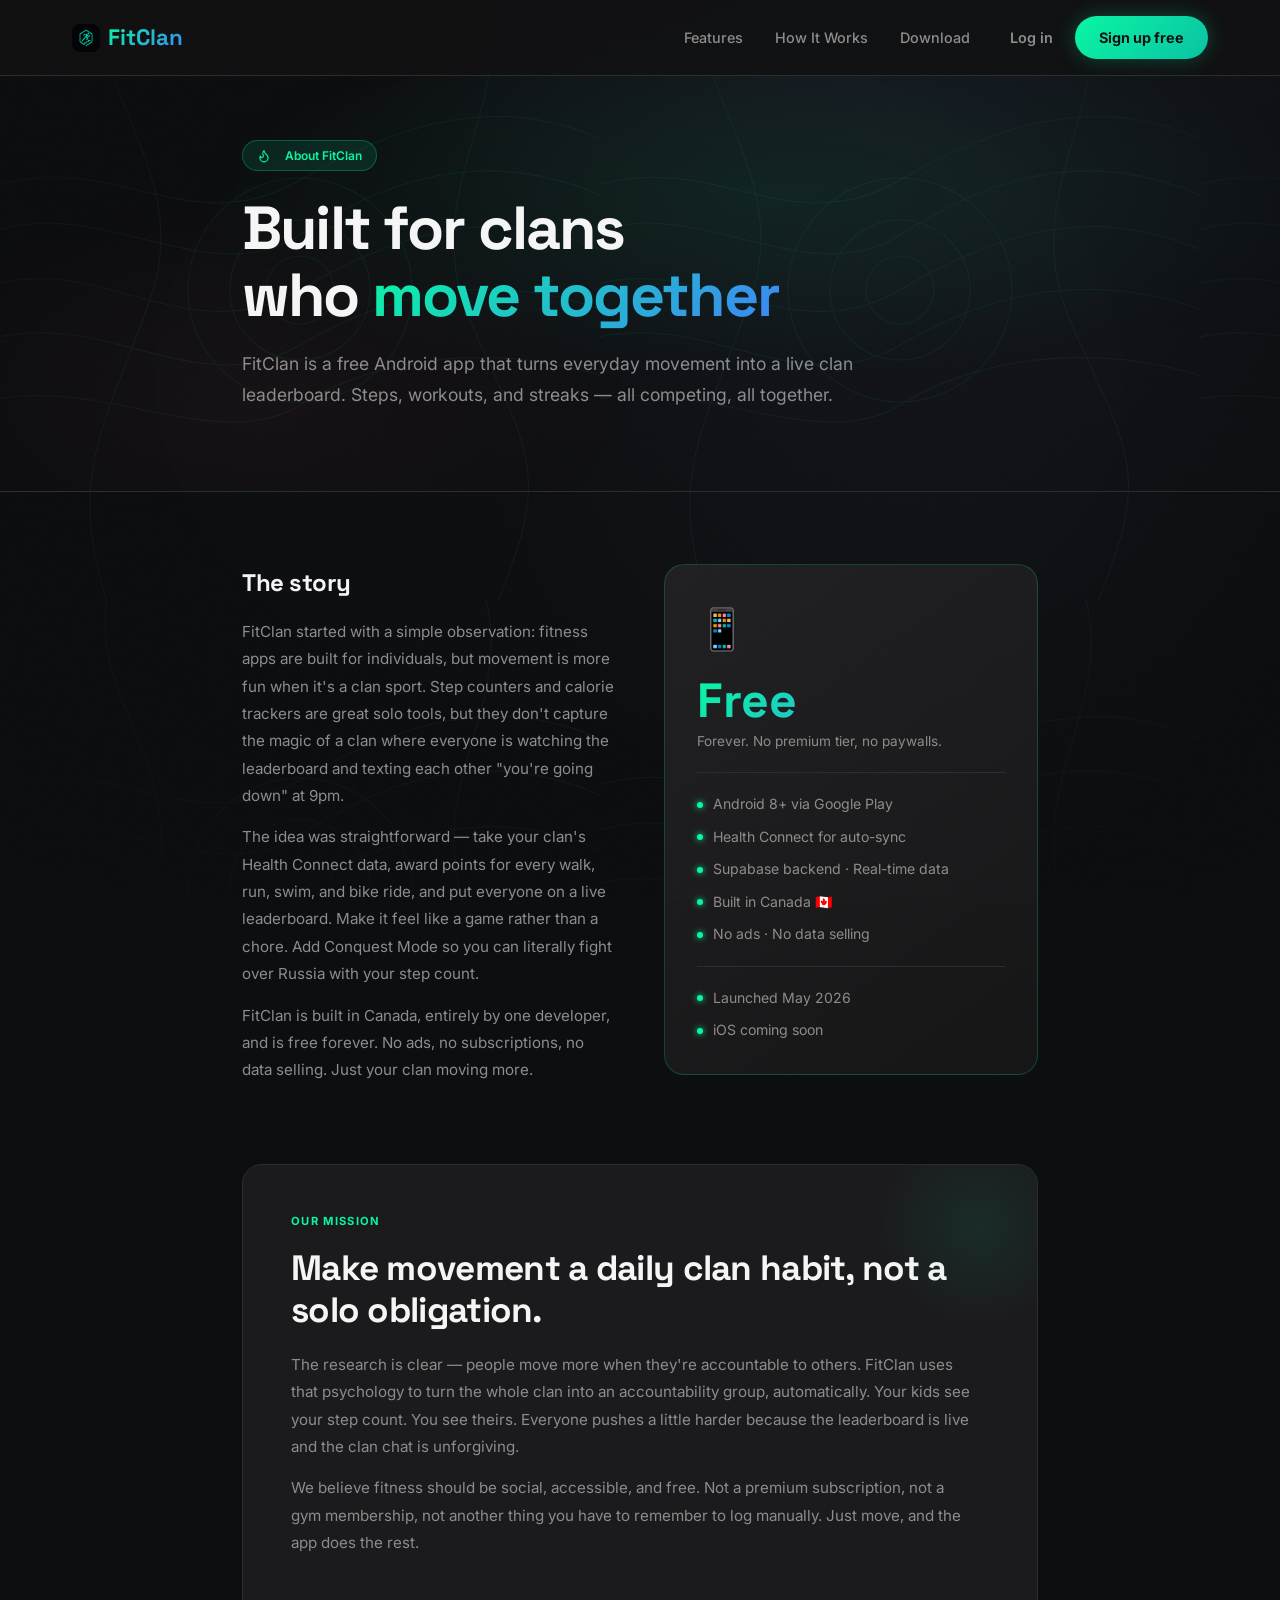
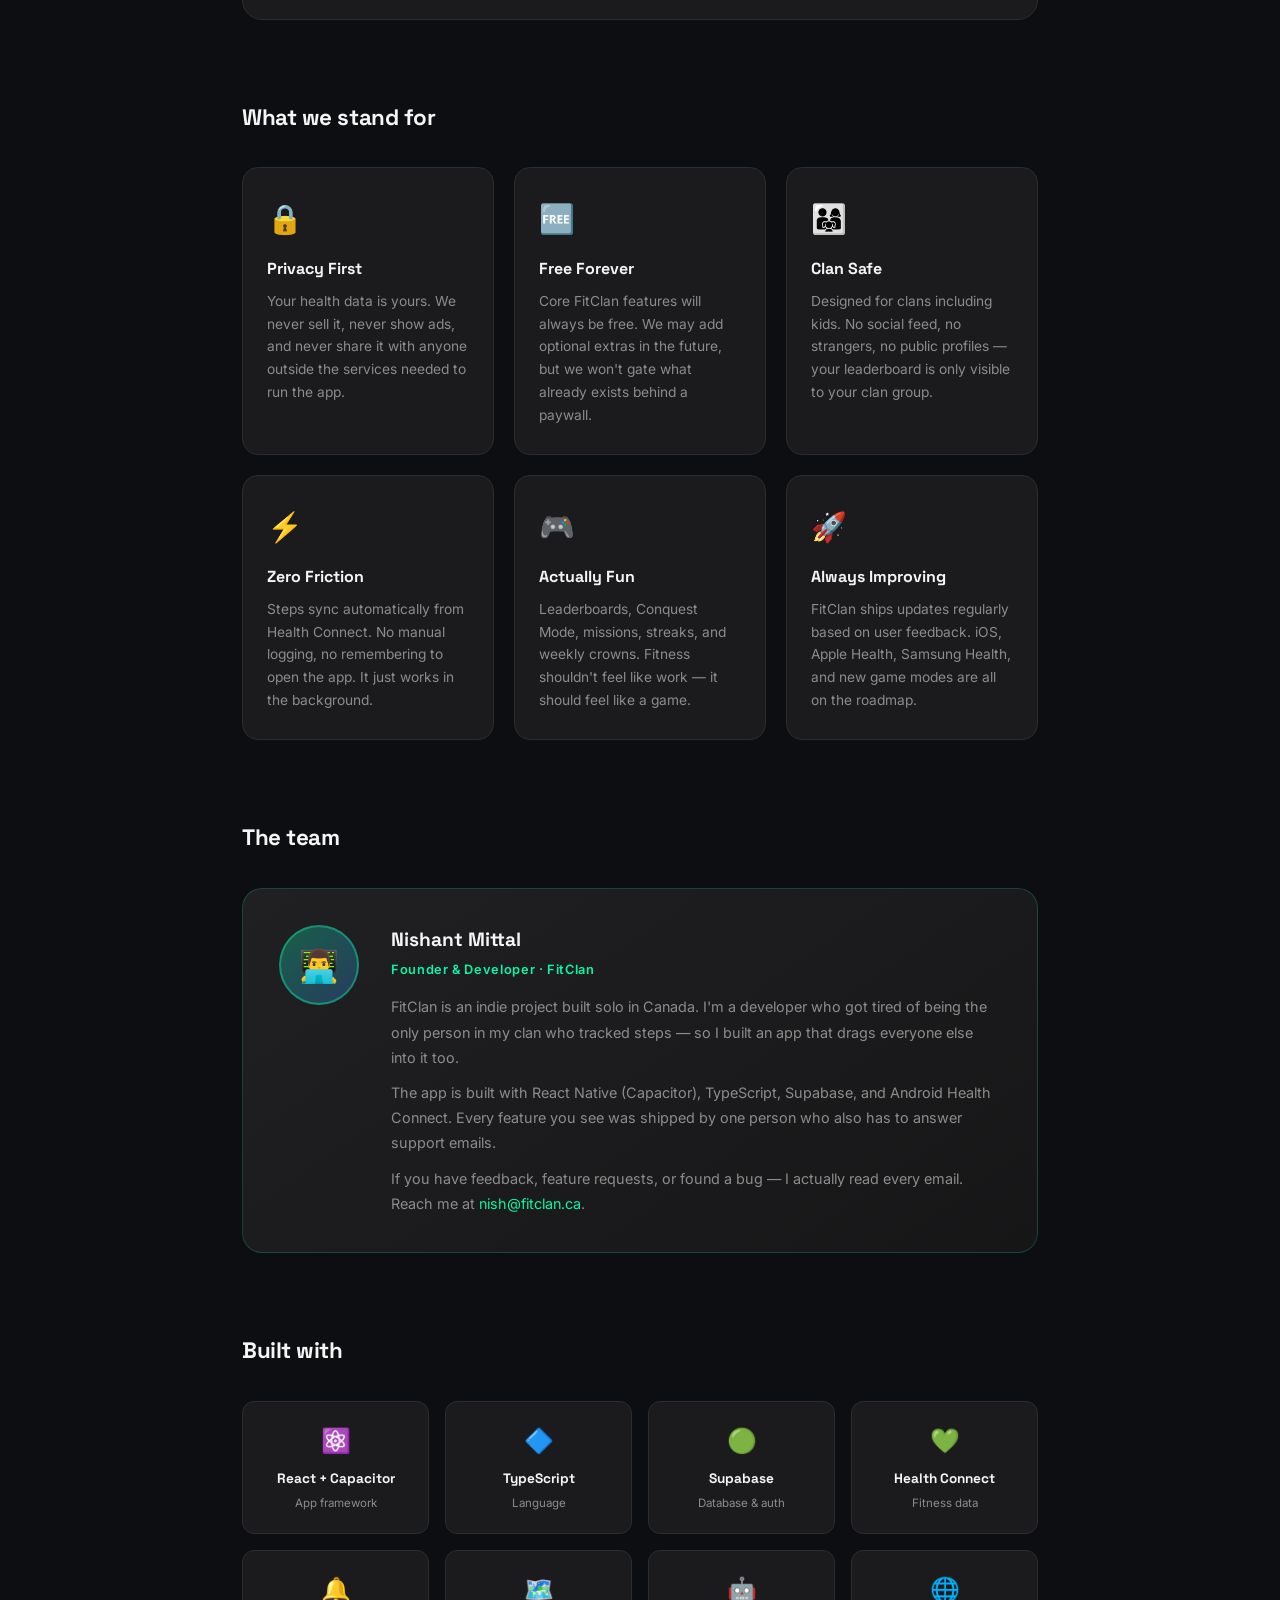
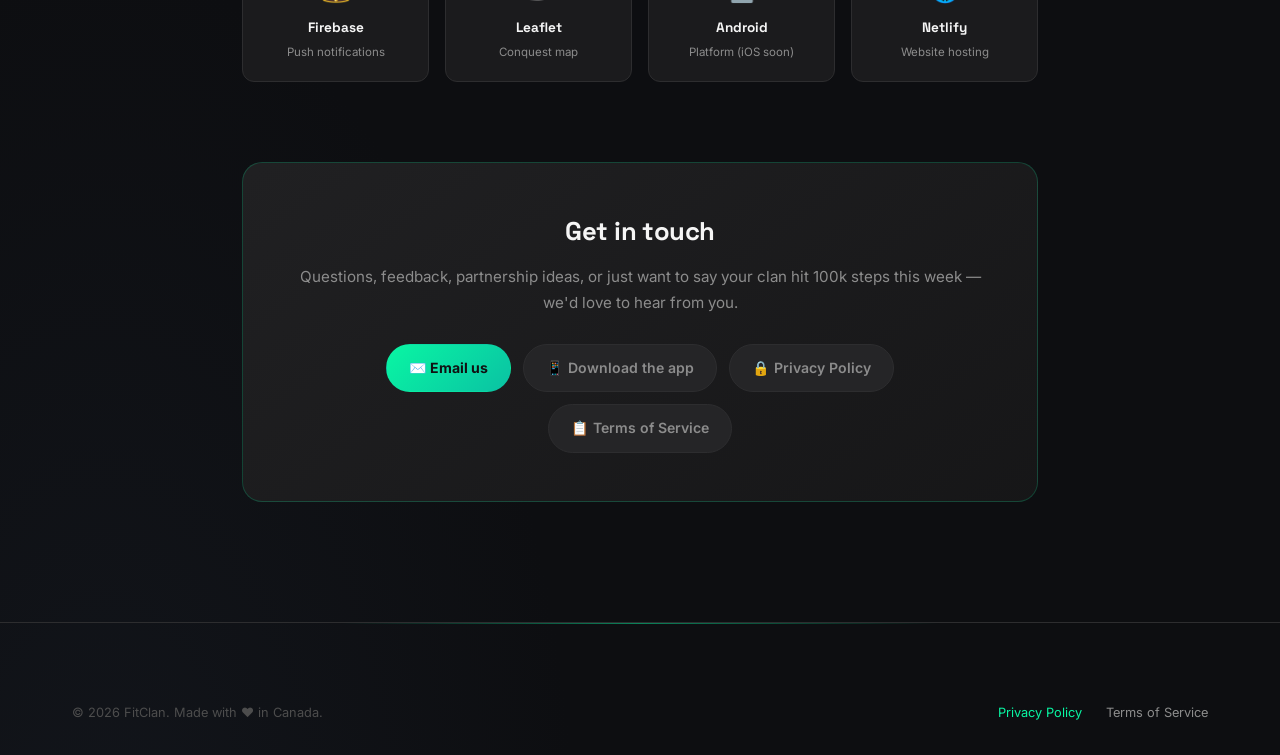
<file: about.html>
<!DOCTYPE html>
<html lang="en">
<head>
  <meta charset="UTF-8" />
  <meta name="viewport" content="width=device-width, initial-scale=1.0" />
  <title>About — FitClan</title>
  <meta name="description" content="FitClan is an indie family fitness app built to make movement a daily clan habit. Built by Nishant Mittal." />
  <link rel="preconnect" href="https://fonts.googleapis.com" />
  <link rel="preconnect" href="https://fonts.gstatic.com" crossorigin />
  <link href="https://fonts.googleapis.com/css2?family=Space+Grotesk:wght@400;500;600;700&family=Inter:wght@300;400;500;600&display=swap" rel="stylesheet" />
  <link rel="stylesheet" href="css/styles.css" />
  <style>
    /* ---- Page shell ---- */
    .about-hero {
      padding: 140px 0 80px;
      position: relative;
      border-bottom: 1px solid var(--border);
      overflow: hidden;
    }
    .about-hero::before {
      content: '';
      position: absolute;
      inset: 0;
      background:
        radial-gradient(ellipse 70% 60% at 60% 40%, hsl(159,93%,50%,0.07) 0%, transparent 65%),
        radial-gradient(ellipse 50% 70% at 20% 80%, hsl(0,100%,71%,0.04) 0%, transparent 60%);
      pointer-events: none;
    }
    .about-hero-inner {
      max-width: 860px;
      margin: 0 auto;
      padding: 0 32px;
      position: relative;
      z-index: 2;
    }
    .about-badge {
      display: inline-flex; align-items: center; gap: 8px;
      padding: 5px 14px;
      background: hsl(159,93%,50%,0.1);
      border: 1px solid hsl(159,93%,50%,0.25);
      border-radius: 50px;
      font-size: .75rem; font-weight: 600; color: var(--teal);
      margin-bottom: 24px;
    }
    .about-title {
      font-family: var(--font-head);
      font-size: clamp(2.2rem, 5vw, 3.8rem);
      font-weight: 700;
      letter-spacing: -.03em;
      line-height: 1.1;
      margin-bottom: 20px;
    }
    .about-title .grad { background: linear-gradient(135deg, var(--teal), hsl(217,91%,60%)); -webkit-background-clip: text; -webkit-text-fill-color: transparent; background-clip: text; }
    .about-tagline {
      font-size: 1.1rem;
      color: var(--text-muted);
      line-height: 1.75;
      max-width: 620px;
    }

    /* ---- Body ---- */
    .about-body {
      max-width: 860px;
      margin: 0 auto;
      padding: 72px 32px 120px;
    }

    /* ---- Story block ---- */
    .story-grid {
      display: grid;
      grid-template-columns: 1fr 1fr;
      gap: 48px;
      margin-bottom: 80px;
      align-items: start;
    }
    .story-text h2 {
      font-family: var(--font-head);
      font-size: 1.5rem;
      font-weight: 700;
      margin-bottom: 16px;
      letter-spacing: -.02em;
    }
    .story-text p {
      font-size: .95rem;
      color: var(--text-muted);
      line-height: 1.8;
      margin-bottom: 14px;
    }
    .story-text p:last-child { margin-bottom: 0; }
    .story-card {
      background: linear-gradient(145deg, hsl(240,3%,13%), hsl(240,3%,9%));
      border: 1px solid hsl(159,93%,50%,0.2);
      border-radius: 20px;
      padding: 32px;
    }
    .story-card-icon { font-size: 2.5rem; margin-bottom: 16px; }
    .story-card-stat {
      font-family: var(--font-head);
      font-size: 3rem;
      font-weight: 700;
      background: linear-gradient(135deg, var(--teal), hsl(217,91%,60%));
      -webkit-background-clip: text;
      -webkit-text-fill-color: transparent;
      background-clip: text;
      line-height: 1;
      margin-bottom: 6px;
    }
    .story-card-label {
      font-size: .85rem;
      color: var(--text-muted);
      margin-bottom: 20px;
    }
    .story-card-divider { height: 1px; background: var(--border); margin: 20px 0; }
    .story-card-row {
      display: flex; align-items: center; gap: 10px;
      font-size: .88rem; color: var(--text-muted);
      margin-bottom: 10px;
    }
    .story-card-row:last-child { margin-bottom: 0; }
    .story-card-row .dot {
      width: 6px; height: 6px; border-radius: 50%;
      background: var(--teal); flex-shrink: 0;
      box-shadow: 0 0 6px var(--teal);
    }

    /* ---- Mission section ---- */
    .mission-block {
      background: hsl(240,3%,11%);
      border: 1px solid var(--border);
      border-radius: 20px;
      padding: 48px;
      margin-bottom: 80px;
      position: relative;
      overflow: hidden;
    }
    .mission-block::before {
      content: '';
      position: absolute;
      top: -40px; right: -40px;
      width: 200px; height: 200px;
      border-radius: 50%;
      background: radial-gradient(circle, hsl(159,93%,50%,0.08) 0%, transparent 70%);
      pointer-events: none;
    }
    .mission-tag {
      font-size: .7rem; font-weight: 700;
      text-transform: uppercase; letter-spacing: .12em;
      color: var(--teal);
      margin-bottom: 16px;
    }
    .mission-block h2 {
      font-family: var(--font-head);
      font-size: clamp(1.6rem, 3vw, 2.2rem);
      font-weight: 700;
      letter-spacing: -.02em;
      margin-bottom: 20px;
      line-height: 1.2;
    }
    .mission-block p {
      font-size: .95rem;
      color: var(--text-muted);
      line-height: 1.8;
      max-width: 680px;
      margin-bottom: 14px;
    }

    /* ---- Values grid ---- */
    .values-title {
      font-family: var(--font-head);
      font-size: 1.4rem;
      font-weight: 700;
      margin-bottom: 32px;
      letter-spacing: -.02em;
    }
    .values-grid {
      display: grid;
      grid-template-columns: repeat(3, 1fr);
      gap: 20px;
      margin-bottom: 80px;
    }
    .value-card {
      background: hsl(240,3%,11%);
      border: 1px solid var(--border);
      border-radius: 16px;
      padding: 28px 24px;
      transition: border-color .3s, background .3s;
    }
    .value-card:hover {
      border-color: hsl(159,93%,50%,0.3);
      background: hsl(240,3%,13%);
    }
    .value-icon { font-size: 1.8rem; margin-bottom: 14px; display: block; }
    .value-card h3 {
      font-family: var(--font-head);
      font-size: 1rem;
      font-weight: 700;
      margin-bottom: 8px;
    }
    .value-card p {
      font-size: .86rem;
      color: var(--text-muted);
      line-height: 1.65;
    }

    /* ---- Team section ---- */
    .team-section { margin-bottom: 80px; }
    .team-section h2 {
      font-family: var(--font-head);
      font-size: 1.4rem;
      font-weight: 700;
      margin-bottom: 32px;
      letter-spacing: -.02em;
    }
    .founder-card {
      display: flex;
      gap: 32px;
      align-items: flex-start;
      background: linear-gradient(145deg, hsl(240,3%,13%), hsl(240,3%,9%));
      border: 1px solid hsl(159,93%,50%,0.2);
      border-radius: 20px;
      padding: 36px;
    }
    .founder-avatar {
      width: 80px; height: 80px;
      border-radius: 50%;
      background: linear-gradient(135deg, hsl(159,93%,50%,0.3), hsl(217,91%,60%,0.3));
      border: 2px solid hsl(159,93%,50%,0.4);
      display: flex; align-items: center; justify-content: center;
      font-size: 2rem;
      flex-shrink: 0;
    }
    .founder-info h3 {
      font-family: var(--font-head);
      font-size: 1.2rem;
      font-weight: 700;
      margin-bottom: 4px;
    }
    .founder-role {
      font-size: .8rem;
      color: var(--teal);
      font-weight: 600;
      letter-spacing: .05em;
      margin-bottom: 14px;
    }
    .founder-info p {
      font-size: .9rem;
      color: var(--text-muted);
      line-height: 1.75;
      margin-bottom: 10px;
    }
    .founder-info p:last-child { margin-bottom: 0; }

    /* ---- Tech stack ---- */
    .tech-section { margin-bottom: 80px; }
    .tech-section h2 {
      font-family: var(--font-head);
      font-size: 1.4rem;
      font-weight: 700;
      margin-bottom: 32px;
      letter-spacing: -.02em;
    }
    .tech-grid {
      display: grid;
      grid-template-columns: repeat(4, 1fr);
      gap: 16px;
    }
    .tech-item {
      background: hsl(240,3%,11%);
      border: 1px solid var(--border);
      border-radius: 12px;
      padding: 20px 16px;
      text-align: center;
      transition: border-color .3s;
    }
    .tech-item:hover { border-color: hsl(159,93%,50%,0.3); }
    .tech-item-icon { font-size: 1.5rem; margin-bottom: 8px; display: block; }
    .tech-item-name {
      font-family: var(--font-head);
      font-size: .85rem;
      font-weight: 700;
      margin-bottom: 4px;
    }
    .tech-item-role {
      font-size: .72rem;
      color: var(--text-muted);
    }

    /* ---- Contact CTA ---- */
    .contact-cta {
      background: linear-gradient(145deg, hsl(240,3%,13%), hsl(240,3%,9%));
      border: 1px solid hsl(159,93%,50%,0.2);
      border-radius: 20px;
      padding: 48px;
      text-align: center;
    }
    .contact-cta h2 {
      font-family: var(--font-head);
      font-size: 1.6rem;
      font-weight: 700;
      margin-bottom: 12px;
      letter-spacing: -.02em;
    }
    .contact-cta p {
      font-size: .95rem;
      color: var(--text-muted);
      margin-bottom: 28px;
      line-height: 1.7;
    }
    .contact-links {
      display: flex;
      flex-wrap: wrap;
      gap: 12px;
      justify-content: center;
    }
    .contact-link {
      display: inline-flex; align-items: center; gap: 8px;
      padding: 12px 22px;
      background: hsl(240,3%,15%);
      border: 1px solid var(--border);
      border-radius: 50px;
      font-size: .88rem; font-weight: 600;
      color: var(--text-muted);
      transition: color .2s, border-color .2s, background .2s;
      text-decoration: none;
    }
    .contact-link:hover {
      color: var(--teal);
      border-color: hsl(159,93%,50%,0.4);
      background: hsl(159,93%,50%,0.08);
    }
    .contact-link.primary {
      background: linear-gradient(135deg, var(--teal), var(--teal-dark));
      color: hsl(240,3%,7%);
      border-color: transparent;
      font-weight: 700;
    }
    .contact-link.primary:hover {
      box-shadow: 0 0 24px hsl(159,93%,50%,0.4);
      color: hsl(240,3%,7%);
    }

    /* ---- Responsive ---- */
    @media (max-width: 768px) {
      .about-hero { padding: 100px 0 60px; }
      .about-hero-inner { padding: 0 20px; }
      .about-body { padding: 48px 20px 80px; }
      .story-grid { grid-template-columns: 1fr; gap: 32px; }
      .values-grid { grid-template-columns: 1fr 1fr; }
      .tech-grid { grid-template-columns: repeat(2, 1fr); }
      .mission-block { padding: 32px 24px; }
      .founder-card { flex-direction: column; gap: 20px; padding: 28px 24px; }
      .contact-cta { padding: 32px 24px; }
    }
    @media (max-width: 480px) {
      .about-title { font-size: 2rem; }
      .about-tagline { font-size: .95rem; }
      .values-grid { grid-template-columns: 1fr; }
      .tech-grid { grid-template-columns: repeat(2, 1fr); }
      .story-card { padding: 24px; }
      .contact-cta h2 { font-size: 1.3rem; }
    }
  </style>
</head>
<body>

  <!-- Custom cursor -->
  <div class="cursor" id="cursor"></div>
  <div class="cursor-follower" id="cursor-follower"></div>

  <!-- NAV -->
  <nav class="nav scrolled" id="nav">
    <div class="nav-inner">
      <a class='nav-logo' href='/'>
        <span class="logo-icon"><img src="img/logo.png" alt="" width="28" height="28" style="display:block;border-radius:8px"></span>
        <span class="logo-text">FitClan</span>
      </a>
      <ul class="nav-links">
        <li><a class='nav-link' href='/#features'>Features</a></li>
        <li><a class='nav-link' href='/#how'>How It Works</a></li>
        <li><a class='nav-link' href='/#download'>Download</a></li>
      </ul>
      <div class="nav-actions">
        <a href="login.html" class="nav-login">Log in</a>
        <a href="signup.html" class="nav-cta">
          <span>Sign up free</span>
          <div class="btn-glow"></div>
        </a>
      </div>
    </div>
  </nav>

  <!-- HERO -->
  <div class="about-hero">
    <div class="about-hero-inner">
      <div class="about-badge"><svg xmlns="http://www.w3.org/2000/svg" viewBox="0 0 24 24" fill="none" stroke="currentColor" stroke-width="2" stroke-linecap="round" stroke-linejoin="round" style="width:14px;height:14px;display:inline-block;vertical-align:middle;margin-right:6px"><path d="M8.5 14.5A2.5 2.5 0 0 0 11 12c0-1.38-.5-2-1-3-1.072-2.143-.224-4.054 2-6 .5 2.5 2 4.9 4 6.5 2 1.6 3 3.5 3 5.5a7 7 0 1 1-14 0c0-1.153.433-2.294 1-3a2.5 2.5 0 0 0 2.5 3z"/></svg>About FitClan</div>
      <h1 class="about-title">Built for clans<br/>who <span class="grad">move together</span></h1>
      <p class="about-tagline">FitClan is a free Android app that turns everyday movement into a live clan leaderboard. Steps, workouts, and streaks — all competing, all together.</p>
    </div>
  </div>

  <!-- BODY -->
  <div class="about-body">

    <!-- Story -->
    <div class="story-grid">
      <div class="story-text">
        <h2>The story</h2>
        <p>FitClan started with a simple observation: fitness apps are built for individuals, but movement is more fun when it's a clan sport. Step counters and calorie trackers are great solo tools, but they don't capture the magic of a clan where everyone is watching the leaderboard and texting each other "you're going down" at 9pm.</p>
        <p>The idea was straightforward — take your clan's Health Connect data, award points for every walk, run, swim, and bike ride, and put everyone on a live leaderboard. Make it feel like a game rather than a chore. Add Conquest Mode so you can literally fight over Russia with your step count.</p>
        <p>FitClan is built in Canada, entirely by one developer, and is free forever. No ads, no subscriptions, no data selling. Just your clan moving more.</p>
      </div>
      <div class="story-card">
        <div class="story-card-icon">📱</div>
        <div class="story-card-stat">Free</div>
        <div class="story-card-label">Forever. No premium tier, no paywalls.</div>
        <div class="story-card-divider"></div>
        <div class="story-card-row"><span class="dot"></span>Android 8+ via Google Play</div>
        <div class="story-card-row"><span class="dot"></span>Health Connect for auto-sync</div>
        <div class="story-card-row"><span class="dot"></span>Supabase backend · Real-time data</div>
        <div class="story-card-row"><span class="dot"></span>Built in Canada 🇨🇦</div>
        <div class="story-card-row"><span class="dot"></span>No ads · No data selling</div>
        <div class="story-card-divider"></div>
        <div class="story-card-row"><span class="dot"></span>Launched May 2026</div>
        <div class="story-card-row"><span class="dot"></span>iOS coming soon</div>
      </div>
    </div>

    <!-- Mission -->
    <div class="mission-block">
      <div class="mission-tag">Our Mission</div>
      <h2>Make movement a daily clan habit, not a solo obligation.</h2>
      <p>The research is clear — people move more when they're accountable to others. FitClan uses that psychology to turn the whole clan into an accountability group, automatically. Your kids see your step count. You see theirs. Everyone pushes a little harder because the leaderboard is live and the clan chat is unforgiving.</p>
      <p>We believe fitness should be social, accessible, and free. Not a premium subscription, not a gym membership, not another thing you have to remember to log manually. Just move, and the app does the rest.</p>
    </div>

    <!-- Values -->
    <div class="values-title">What we stand for</div>
    <div class="values-grid">
      <div class="value-card">
        <span class="value-icon">🔒</span>
        <h3>Privacy First</h3>
        <p>Your health data is yours. We never sell it, never show ads, and never share it with anyone outside the services needed to run the app.</p>
      </div>
      <div class="value-card">
        <span class="value-icon">🆓</span>
        <h3>Free Forever</h3>
        <p>Core FitClan features will always be free. We may add optional extras in the future, but we won't gate what already exists behind a paywall.</p>
      </div>
      <div class="value-card">
        <span class="value-icon">👨‍👩‍👧</span>
        <h3>Clan Safe</h3>
        <p>Designed for clans including kids. No social feed, no strangers, no public profiles — your leaderboard is only visible to your clan group.</p>
      </div>
      <div class="value-card">
        <span class="value-icon">⚡</span>
        <h3>Zero Friction</h3>
        <p>Steps sync automatically from Health Connect. No manual logging, no remembering to open the app. It just works in the background.</p>
      </div>
      <div class="value-card">
        <span class="value-icon">🎮</span>
        <h3>Actually Fun</h3>
        <p>Leaderboards, Conquest Mode, missions, streaks, and weekly crowns. Fitness shouldn't feel like work — it should feel like a game.</p>
      </div>
      <div class="value-card">
        <span class="value-icon">🚀</span>
        <h3>Always Improving</h3>
        <p>FitClan ships updates regularly based on user feedback. iOS, Apple Health, Samsung Health, and new game modes are all on the roadmap.</p>
      </div>
    </div>

    <!-- Team -->
    <div class="team-section">
      <h2>The team</h2>
      <div class="founder-card">
        <div class="founder-avatar">👨‍💻</div>
        <div class="founder-info">
          <h3>Nishant Mittal</h3>
          <div class="founder-role">Founder &amp; Developer · FitClan</div>
          <p>FitClan is an indie project built solo in Canada. I'm a developer who got tired of being the only person in my clan who tracked steps — so I built an app that drags everyone else into it too.</p>
          <p>The app is built with React Native (Capacitor), TypeScript, Supabase, and Android Health Connect. Every feature you see was shipped by one person who also has to answer support emails.</p>
          <p>If you have feedback, feature requests, or found a bug — I actually read every email. Reach me at <a href="mailto:nish@fitclan.ca" style="color:var(--teal)">nish@fitclan.ca</a>.</p>
        </div>
      </div>
    </div>

    <!-- Tech stack -->
    <div class="tech-section">
      <h2>Built with</h2>
      <div class="tech-grid">
        <div class="tech-item">
          <span class="tech-item-icon">⚛️</span>
          <div class="tech-item-name">React + Capacitor</div>
          <div class="tech-item-role">App framework</div>
        </div>
        <div class="tech-item">
          <span class="tech-item-icon">🔷</span>
          <div class="tech-item-name">TypeScript</div>
          <div class="tech-item-role">Language</div>
        </div>
        <div class="tech-item">
          <span class="tech-item-icon">🟢</span>
          <div class="tech-item-name">Supabase</div>
          <div class="tech-item-role">Database &amp; auth</div>
        </div>
        <div class="tech-item">
          <span class="tech-item-icon">💚</span>
          <div class="tech-item-name">Health Connect</div>
          <div class="tech-item-role">Fitness data</div>
        </div>
        <div class="tech-item">
          <span class="tech-item-icon">🔔</span>
          <div class="tech-item-name">Firebase</div>
          <div class="tech-item-role">Push notifications</div>
        </div>
        <div class="tech-item">
          <span class="tech-item-icon">🗺️</span>
          <div class="tech-item-name">Leaflet</div>
          <div class="tech-item-role">Conquest map</div>
        </div>
        <div class="tech-item">
          <span class="tech-item-icon">🤖</span>
          <div class="tech-item-name">Android</div>
          <div class="tech-item-role">Platform (iOS soon)</div>
        </div>
        <div class="tech-item">
          <span class="tech-item-icon">🌐</span>
          <div class="tech-item-name">Netlify</div>
          <div class="tech-item-role">Website hosting</div>
        </div>
      </div>
    </div>

    <!-- Contact CTA -->
    <div class="contact-cta">
      <h2>Get in touch</h2>
      <p>Questions, feedback, partnership ideas, or just want to say your clan hit 100k steps this week — we'd love to hear from you.</p>
      <div class="contact-links">
        <a href="mailto:support@fitclan.ca" class="contact-link primary">✉️ Email us</a>
        <a class='contact-link' href='/#download'>📱 Download the app</a>
        <a class='contact-link' href='/privacy'>🔒 Privacy Policy</a>
        <a class='contact-link' href='/terms'>📋 Terms of Service</a>
      </div>
    </div>

  </div>

  <!-- FOOTER -->
  <footer class="footer">
    <div class="footer-glow"></div>
    <div class="container">
      <div class="footer-bottom" style="padding-top:0;border-top:none">
        <span>© 2026 FitClan. Made with ❤️ in Canada.</span>
        <span>
          <a href='/privacy' style='color:var(--teal);margin-right:20px'>Privacy Policy</a>
          <a href='/terms' style='color:var(--text-muted)'>Terms of Service</a>
        </span>
      </div>
    </div>
  </footer>

  <script>
    (function(){
      var c=document.getElementById('cursor'),f=document.getElementById('cursor-follower');
      if(!c||!f)return;
      c.style.cssText='position:fixed;width:10px;height:10px;background:hsl(159,93%,50%);border-radius:50%;pointer-events:none;z-index:99999;transform:translate(-50%,-50%);transition:width .2s,height .2s;left:-100px;top:-100px;';
      f.style.cssText='position:fixed;width:38px;height:38px;border:1.5px solid hsl(159,93%,50%,0.35);border-radius:50%;pointer-events:none;z-index:99998;transform:translate(-50%,-50%);transition:width .3s,height .3s,border-color .3s;left:-100px;top:-100px;';
      var mx=-100,my=-100,fx=-100,fy=-100;
      document.addEventListener('mousemove',function(e){
        mx=e.clientX;my=e.clientY;
        c.style.left=mx+'px';c.style.top=my+'px';
      });
      (function loop(){
        fx+=(mx-fx)*0.12;fy+=(my-fy)*0.12;
        f.style.left=fx+'px';f.style.top=fy+'px';
        requestAnimationFrame(loop);
      })();
      document.querySelectorAll('a,button').forEach(function(el){
        el.addEventListener('mouseenter',function(){c.classList.add('hover');f.classList.add('hover');});
        el.addEventListener('mouseleave',function(){c.classList.remove('hover');f.classList.remove('hover');});
      });
    })();
  </script>

</body>
</html>
</file>
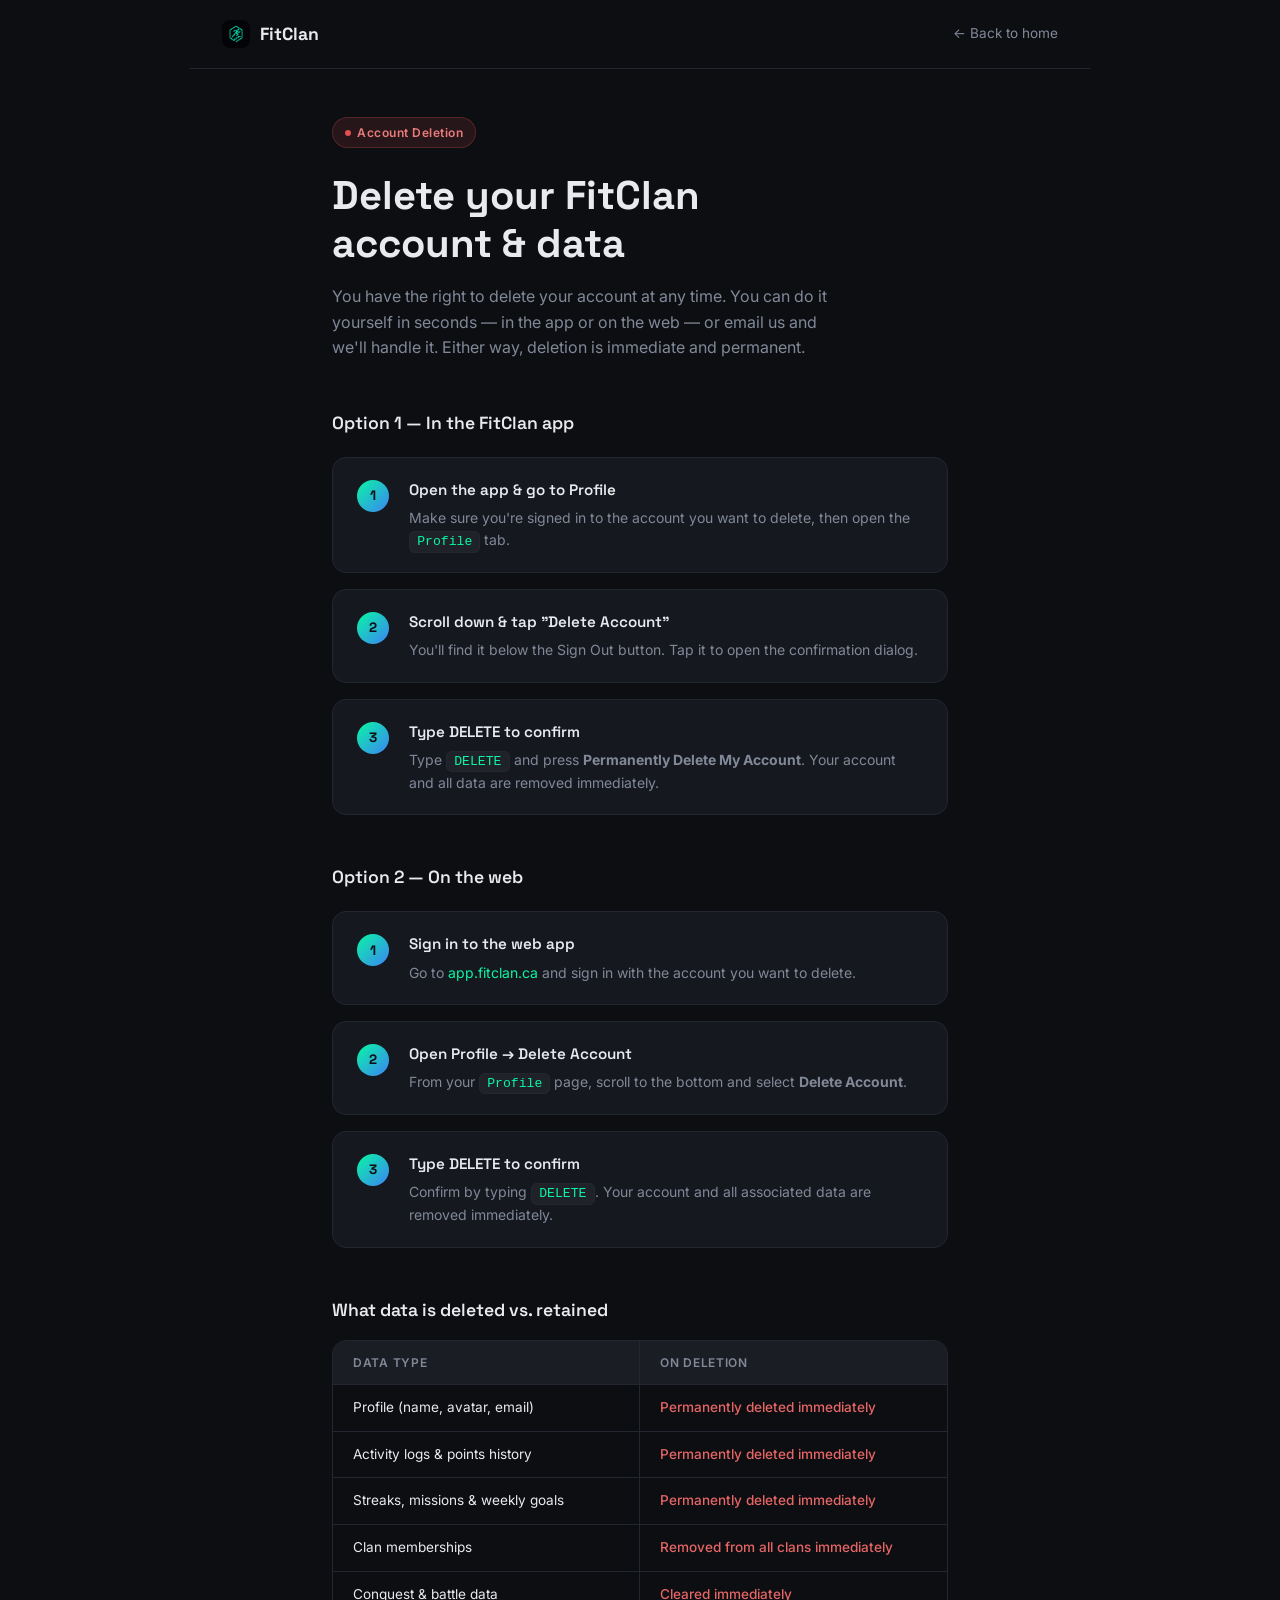
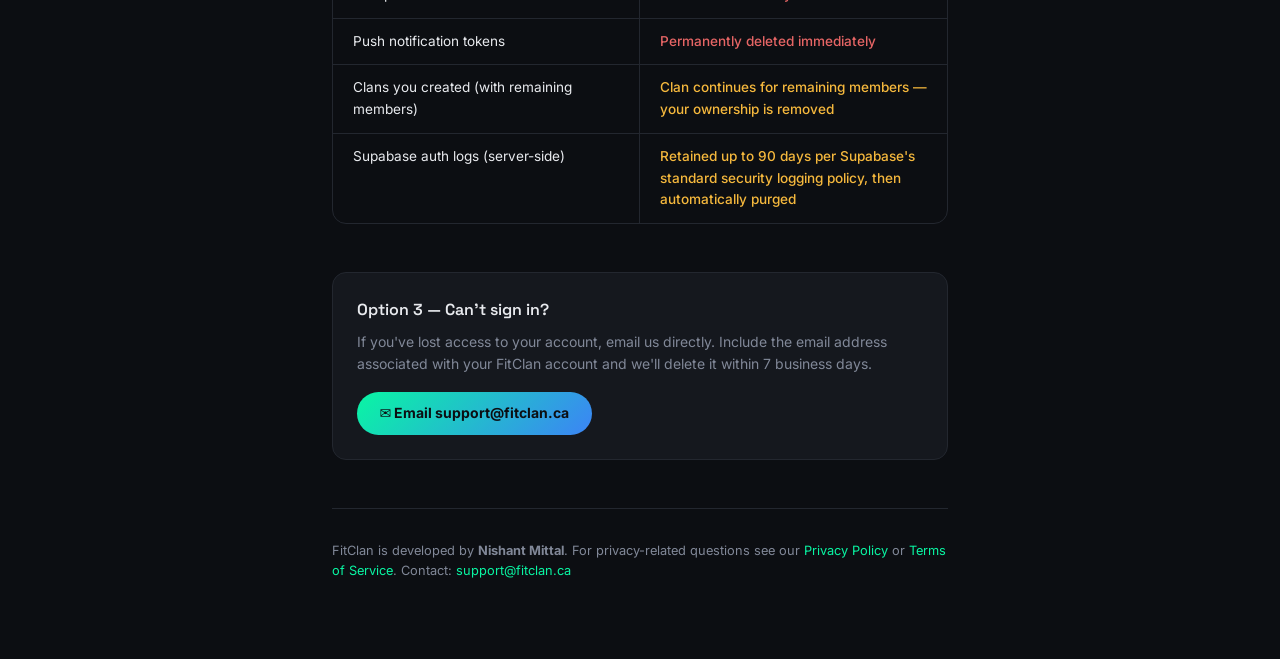
<file: delete-account.html>
<!DOCTYPE html>
<html lang="en">
<head>
  <meta charset="UTF-8" />
  <meta name="viewport" content="width=device-width, initial-scale=1.0" />
  <title>Delete Your Account — FitClan</title>
  <meta name="description" content="Request deletion of your FitClan account and all associated data." />
  <link rel="preconnect" href="https://fonts.googleapis.com" />
  <link rel="preconnect" href="https://fonts.gstatic.com" crossorigin />
  <link href="https://fonts.googleapis.com/css2?family=Space+Grotesk:wght@400;500;600;700&family=Inter:wght@300;400;500&display=swap" rel="stylesheet" />
  <style>
    *, *::before, *::after { box-sizing: border-box; margin: 0; padding: 0; }

    :root {
      --green:  hsl(159, 93%, 50%);
      --blue:   hsl(217, 91%, 60%);
      --bg:     hsl(220, 20%, 6%);
      --surface:hsl(220, 16%, 10%);
      --border: hsl(220, 14%, 16%);
      --text:   hsl(220, 15%, 92%);
      --muted:  hsl(220, 10%, 55%);
      --red:    hsl(0, 72%, 60%);
    }

    body {
      font-family: 'Inter', system-ui, sans-serif;
      background: var(--bg);
      color: var(--text);
      min-height: 100vh;
      line-height: 1.6;
    }

    /* ── Nav ── */
    nav {
      display: flex;
      align-items: center;
      justify-content: space-between;
      padding: 1.25rem 2rem;
      border-bottom: 1px solid var(--border);
      max-width: 900px;
      margin: 0 auto;
    }
    .logo { display: flex; align-items: center; gap: 0.6rem; text-decoration: none; }
    .logo-icon svg { display: block; }
    .logo-text { font-family: 'Space Grotesk', sans-serif; font-weight: 700; font-size: 1.1rem; color: var(--text); }
    nav a.back { color: var(--muted); font-size: 0.85rem; text-decoration: none; }
    nav a.back:hover { color: var(--text); }

    /* ── Main ── */
    main {
      max-width: 680px;
      margin: 0 auto;
      padding: 3rem 2rem 5rem;
    }

    .badge {
      display: inline-flex;
      align-items: center;
      gap: 0.4rem;
      background: hsl(0,72%,60%,0.12);
      border: 1px solid hsl(0,72%,60%,0.25);
      color: hsl(0,72%,70%);
      font-size: 0.75rem;
      font-weight: 600;
      letter-spacing: 0.04em;
      padding: 0.3rem 0.75rem;
      border-radius: 100px;
      margin-bottom: 1.5rem;
    }
    .badge::before { content: ''; width: 6px; height: 6px; background: hsl(0,72%,60%); border-radius: 50%; }

    h1 {
      font-family: 'Space Grotesk', sans-serif;
      font-size: clamp(1.75rem, 4vw, 2.5rem);
      font-weight: 700;
      line-height: 1.2;
      margin-bottom: 1rem;
    }

    .subtitle {
      color: var(--muted);
      font-size: 1rem;
      margin-bottom: 3rem;
      max-width: 520px;
    }

    /* ── Steps ── */
    .steps-heading {
      font-family: 'Space Grotesk', sans-serif;
      font-size: 1.1rem;
      font-weight: 600;
      margin-bottom: 1.25rem;
    }

    .steps { display: flex; flex-direction: column; gap: 1rem; margin-bottom: 3rem; }
    .step {
      display: flex;
      gap: 1.25rem;
      align-items: flex-start;
      background: var(--surface);
      border: 1px solid var(--border);
      border-radius: 14px;
      padding: 1.25rem 1.5rem;
    }
    .step-num {
      width: 32px;
      height: 32px;
      border-radius: 50%;
      background: linear-gradient(135deg, var(--green), var(--blue));
      display: flex;
      align-items: center;
      justify-content: center;
      font-family: 'Space Grotesk', sans-serif;
      font-weight: 700;
      font-size: 0.85rem;
      color: hsl(220,20%,6%);
      flex-shrink: 0;
      margin-top: 2px;
    }
    .step-body h3 { font-family: 'Space Grotesk', sans-serif; font-weight: 600; font-size: 0.95rem; margin-bottom: 0.3rem; }
    .step-body p { color: var(--muted); font-size: 0.875rem; }
    .step-body code {
      background: hsl(220,14%,14%);
      border: 1px solid var(--border);
      padding: 0.15rem 0.45rem;
      border-radius: 6px;
      font-size: 0.82rem;
      color: var(--green);
    }

    /* ── Data table ── */
    .data-section { margin-bottom: 3rem; }
    .data-section h2 {
      font-family: 'Space Grotesk', sans-serif;
      font-size: 1.1rem;
      font-weight: 600;
      margin-bottom: 1rem;
    }

    .data-grid {
      display: grid;
      grid-template-columns: 1fr 1fr;
      gap: 0;
      border: 1px solid var(--border);
      border-radius: 14px;
      overflow: hidden;
    }
    @media (max-width: 520px) { .data-grid { grid-template-columns: 1fr; } }

    .data-col-header {
      background: hsl(220,16%,12%);
      padding: 0.75rem 1.25rem;
      font-size: 0.75rem;
      font-weight: 600;
      letter-spacing: 0.06em;
      text-transform: uppercase;
      color: var(--muted);
      border-bottom: 1px solid var(--border);
    }
    .data-col-header:first-child { border-right: 1px solid var(--border); }

    .data-cell {
      padding: 0.75rem 1.25rem;
      font-size: 0.85rem;
      border-bottom: 1px solid var(--border);
      color: var(--muted);
    }
    .data-cell:nth-child(odd) { border-right: 1px solid var(--border); color: var(--text); }
    .data-cell:last-child, .data-cell:nth-last-child(2) { border-bottom: none; }
    .deleted { color: hsl(0,72%,65%); font-weight: 500; }
    .retained { color: hsl(40,90%,60%); font-weight: 500; }

    /* ── Email fallback ── */
    .email-box {
      background: var(--surface);
      border: 1px solid var(--border);
      border-radius: 14px;
      padding: 1.5rem;
      margin-bottom: 3rem;
    }
    .email-box h2 { font-family: 'Space Grotesk', sans-serif; font-size: 1rem; font-weight: 600; margin-bottom: 0.5rem; }
    .email-box p { color: var(--muted); font-size: 0.875rem; margin-bottom: 1rem; }
    .email-btn {
      display: inline-flex;
      align-items: center;
      gap: 0.5rem;
      background: linear-gradient(135deg, var(--green), var(--blue));
      color: hsl(220,20%,6%);
      font-weight: 700;
      font-size: 0.875rem;
      padding: 0.65rem 1.4rem;
      border-radius: 100px;
      text-decoration: none;
    }
    .email-btn:hover { opacity: 0.9; }

    /* ── Footer note ── */
    .footer-note {
      font-size: 0.8rem;
      color: var(--muted);
      border-top: 1px solid var(--border);
      padding-top: 2rem;
    }
    .footer-note a { color: var(--green); text-decoration: none; }
    .footer-note a:hover { text-decoration: underline; }
  </style>
</head>
<body>

  <nav>
    <a href="/" class="logo" aria-label="FitClan home">
      <span class="logo-icon"><img src="img/logo.png" alt="" width="28" height="28" style="display:block;border-radius:8px"></span>
      <span class="logo-text">FitClan</span>
    </a>
    <a href="/" class="back">← Back to home</a>
  </nav>

  <main>

    <div class="badge">Account Deletion</div>

    <h1>Delete your FitClan<br/>account &amp; data</h1>
    <p class="subtitle">
      You have the right to delete your account at any time. You can do it yourself in seconds — in the app or on the web — or email us and we'll handle it. Either way, deletion is immediate and permanent.
    </p>

    <!-- Method 1: in the app -->
    <p class="steps-heading">Option 1 — In the FitClan app</p>
    <div class="steps">
      <div class="step">
        <div class="step-num">1</div>
        <div class="step-body">
          <h3>Open the app &amp; go to Profile</h3>
          <p>Make sure you're signed in to the account you want to delete, then open the <code>Profile</code> tab.</p>
        </div>
      </div>
      <div class="step">
        <div class="step-num">2</div>
        <div class="step-body">
          <h3>Scroll down &amp; tap "Delete Account"</h3>
          <p>You'll find it below the Sign Out button. Tap it to open the confirmation dialog.</p>
        </div>
      </div>
      <div class="step">
        <div class="step-num">3</div>
        <div class="step-body">
          <h3>Type DELETE to confirm</h3>
          <p>Type <code>DELETE</code> and press <strong>Permanently Delete My Account</strong>. Your account and all data are removed immediately.</p>
        </div>
      </div>
    </div>

    <!-- Method 2: on the web -->
    <p class="steps-heading" style="margin-top:2.5rem">Option 2 — On the web</p>
    <div class="steps">
      <div class="step">
        <div class="step-num">1</div>
        <div class="step-body">
          <h3>Sign in to the web app</h3>
          <p>Go to <a href="https://app.fitclan.ca/login" data-app-path="/login" style="color:var(--green);text-decoration:none">app.fitclan.ca</a> and sign in with the account you want to delete.</p>
        </div>
      </div>
      <div class="step">
        <div class="step-num">2</div>
        <div class="step-body">
          <h3>Open Profile → Delete Account</h3>
          <p>From your <code>Profile</code> page, scroll to the bottom and select <strong>Delete Account</strong>.</p>
        </div>
      </div>
      <div class="step">
        <div class="step-num">3</div>
        <div class="step-body">
          <h3>Type DELETE to confirm</h3>
          <p>Confirm by typing <code>DELETE</code>. Your account and all associated data are removed immediately.</p>
        </div>
      </div>
    </div>

    <!-- Data table -->
    <div class="data-section">
      <h2>What data is deleted vs. retained</h2>
      <div class="data-grid">
        <div class="data-col-header">Data type</div>
        <div class="data-col-header">On deletion</div>

        <div class="data-cell">Profile (name, avatar, email)</div>
        <div class="data-cell deleted">Permanently deleted immediately</div>

        <div class="data-cell">Activity logs &amp; points history</div>
        <div class="data-cell deleted">Permanently deleted immediately</div>

        <div class="data-cell">Streaks, missions &amp; weekly goals</div>
        <div class="data-cell deleted">Permanently deleted immediately</div>

        <div class="data-cell">Clan memberships</div>
        <div class="data-cell deleted">Removed from all clans immediately</div>

        <div class="data-cell">Conquest &amp; battle data</div>
        <div class="data-cell deleted">Cleared immediately</div>

        <div class="data-cell">Push notification tokens</div>
        <div class="data-cell deleted">Permanently deleted immediately</div>

        <div class="data-cell">Clans you created (with remaining members)</div>
        <div class="data-cell retained">Clan continues for remaining members — your ownership is removed</div>

        <div class="data-cell">Supabase auth logs (server-side)</div>
        <div class="data-cell retained">Retained up to 90 days per Supabase's standard security logging policy, then automatically purged</div>
      </div>
    </div>

    <!-- Email fallback -->
    <div class="email-box">
      <h2>Option 3 — Can't sign in?</h2>
      <p>
        If you've lost access to your account, email us directly. Include the email address associated with your FitClan account and we'll delete it within 7 business days.
      </p>
      <a href="mailto:support@fitclan.ca?subject=Account%20Deletion%20Request&body=Please%20delete%20my%20FitClan%20account.%20My%20account%20email%20is%3A%20" class="email-btn">
        ✉ Email support@fitclan.ca
      </a>
    </div>

    <div class="footer-note">
      <p>FitClan is developed by <strong>Nishant Mittal</strong>. For privacy-related questions see our <a href="privacy.html">Privacy Policy</a> or <a href="terms.html">Terms of Service</a>. Contact: <a href="mailto:support@fitclan.ca">support@fitclan.ca</a></p>
    </div>

  </main>

  <!-- ── FitClan web app URL ── change this one line to repoint the web link -->
  <script>
    window.FITCLAN_APP_URL = "https://app.fitclan.ca";
    document.addEventListener("DOMContentLoaded", function () {
      document.querySelectorAll("[data-app-path]").forEach(function (el) {
        el.setAttribute("href", window.FITCLAN_APP_URL + el.getAttribute("data-app-path"));
      });
    });
  </script>
</body>
</html>
</file>
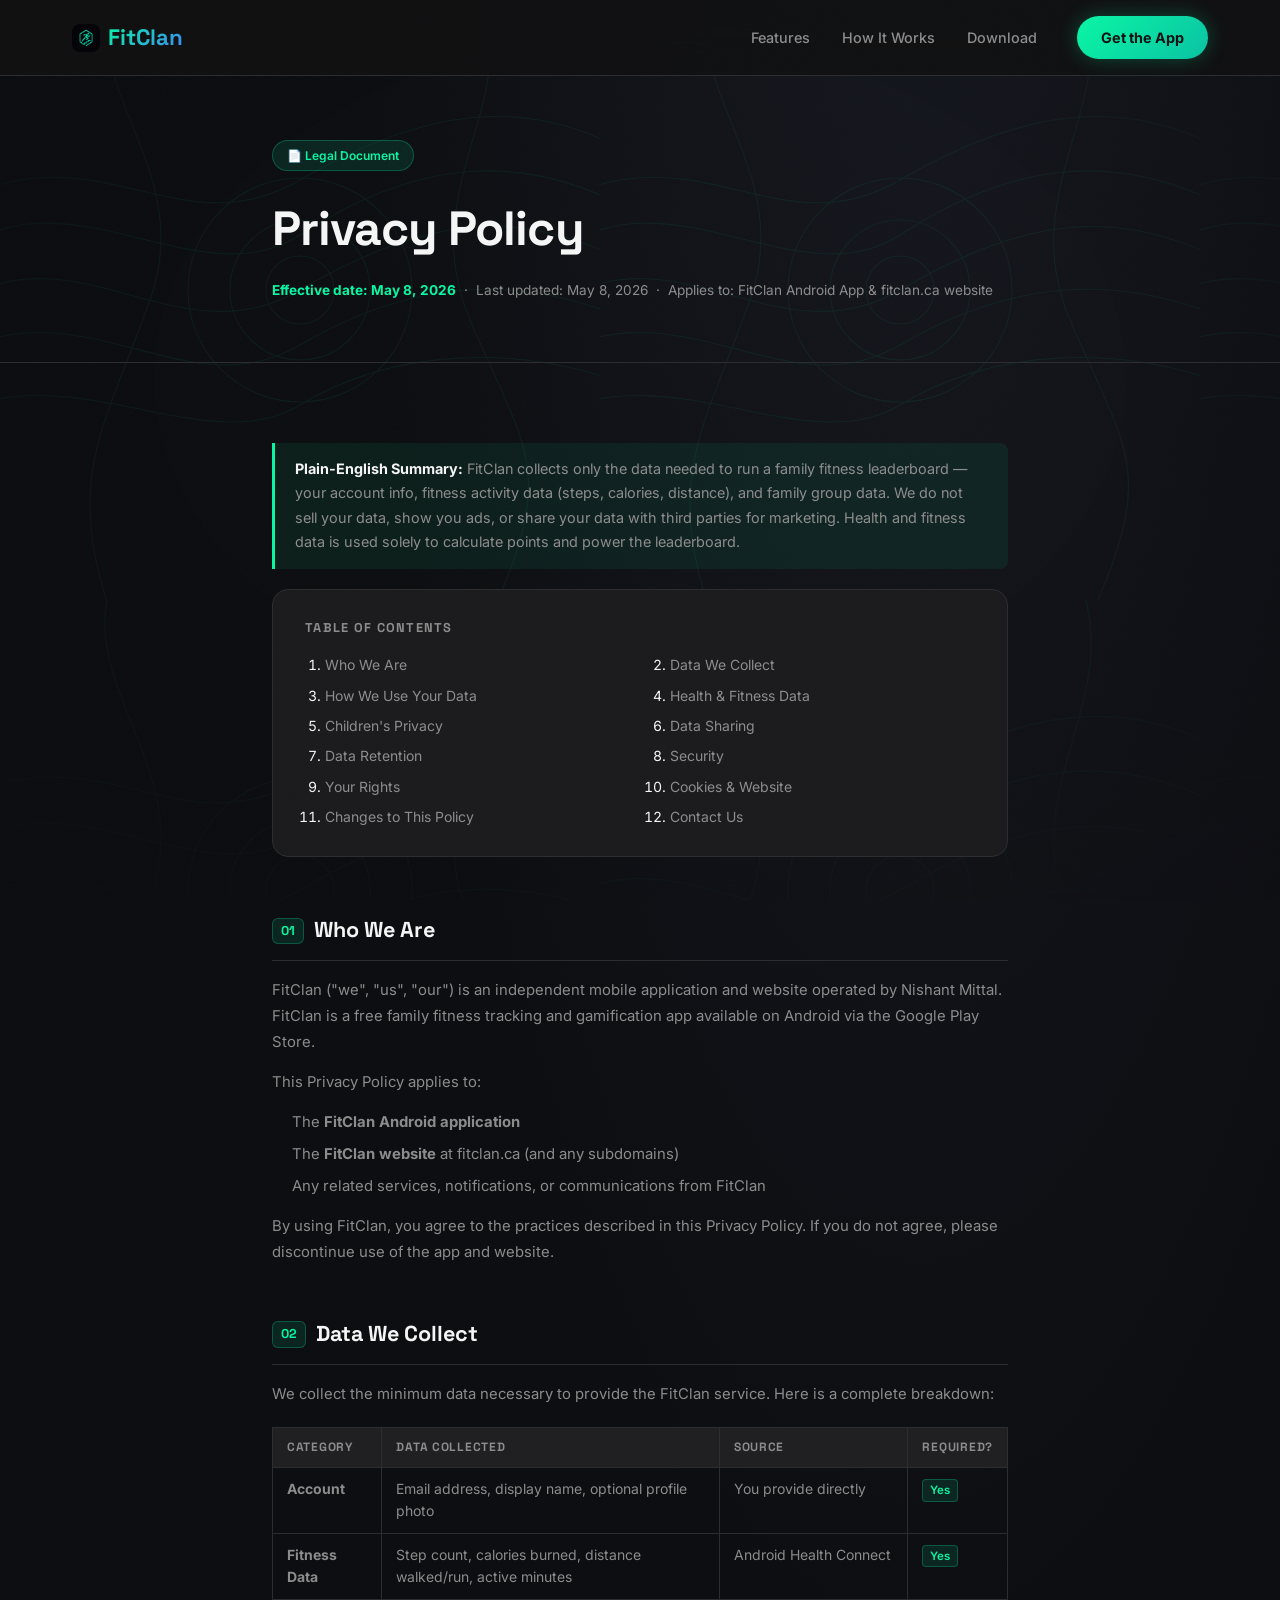
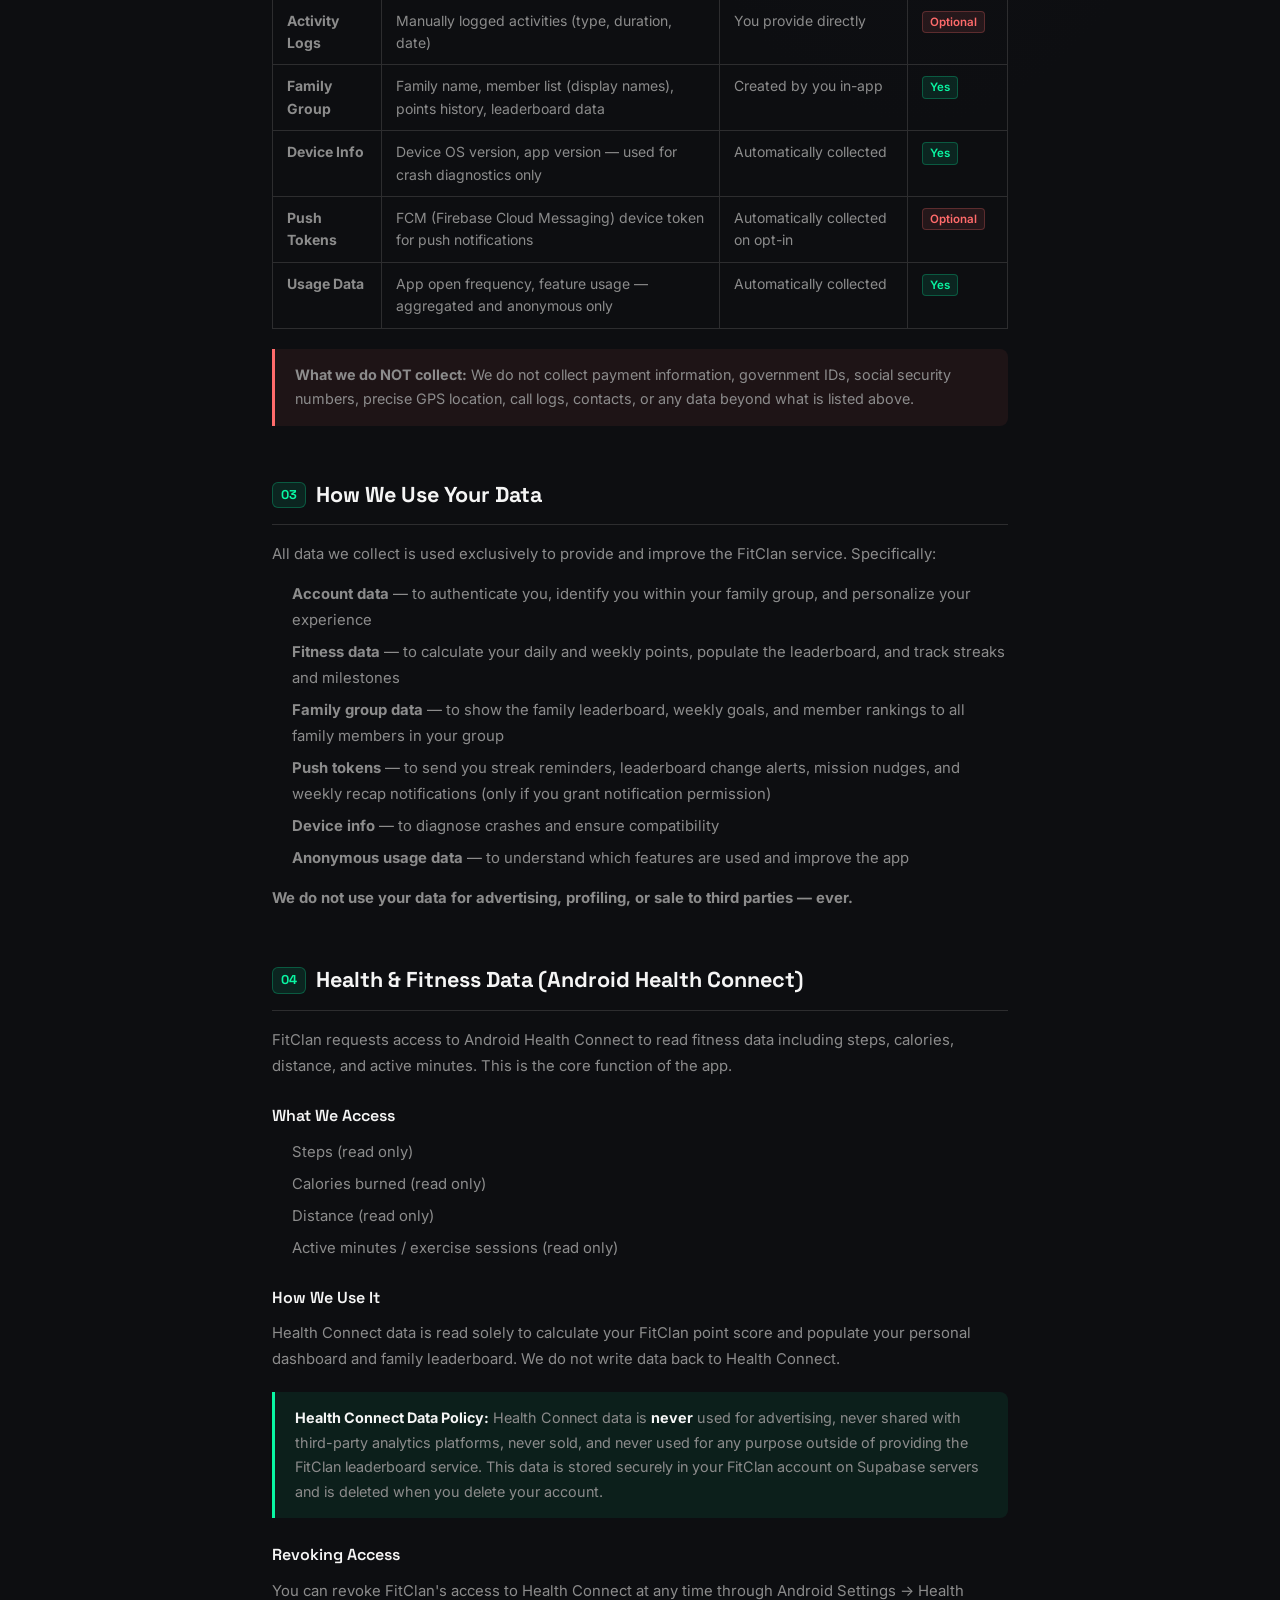
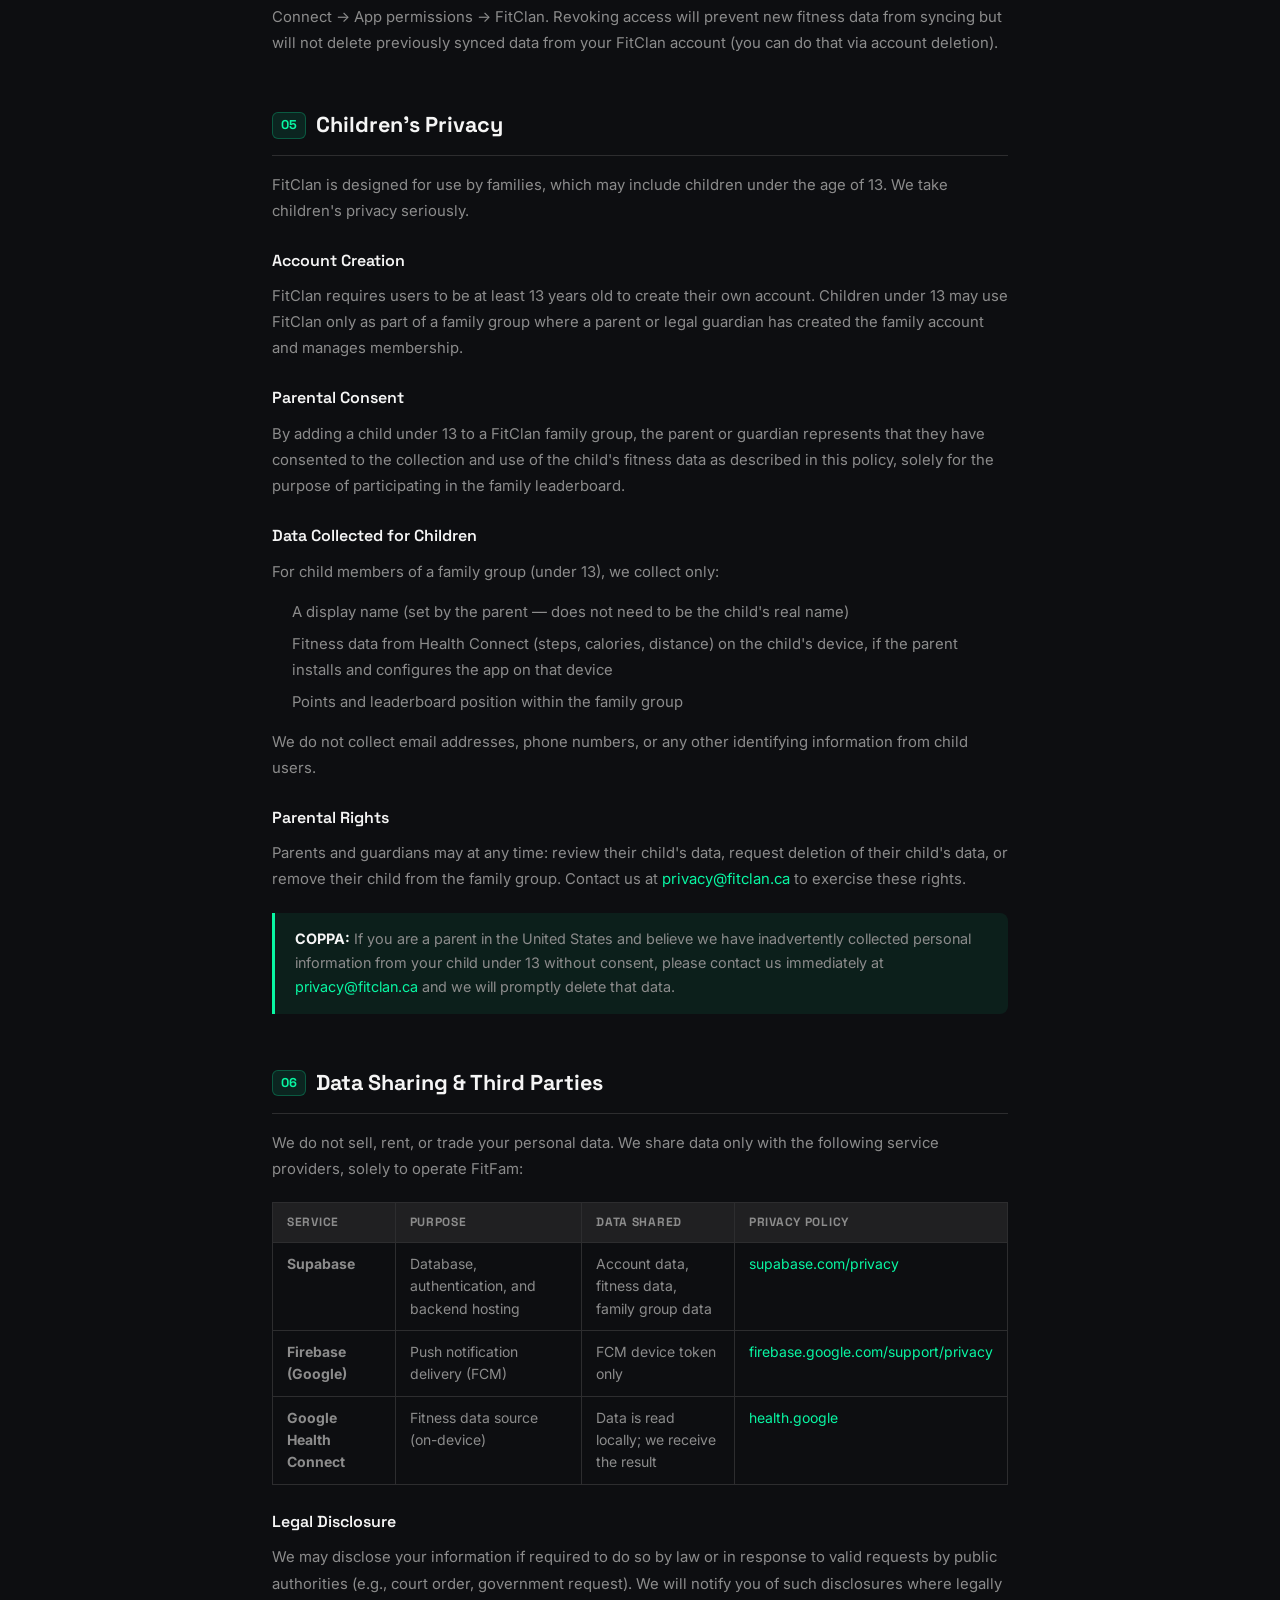
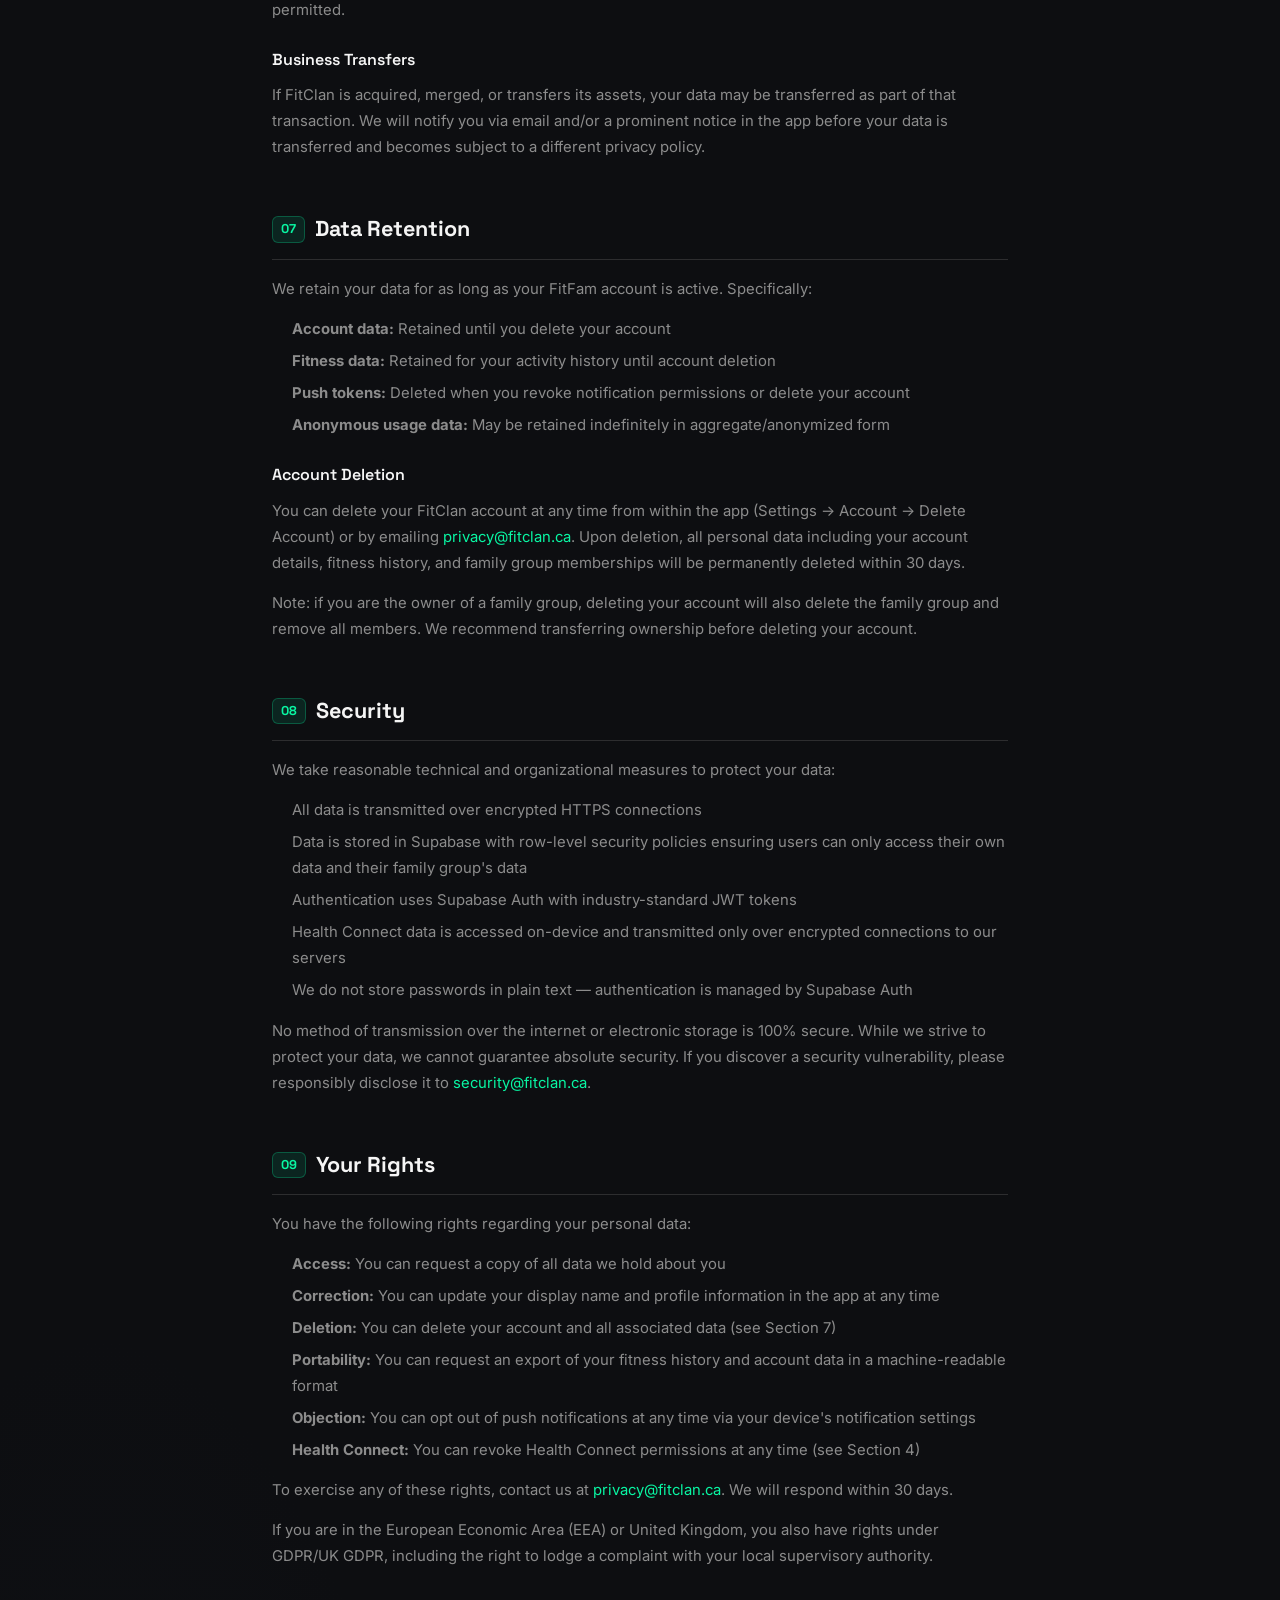
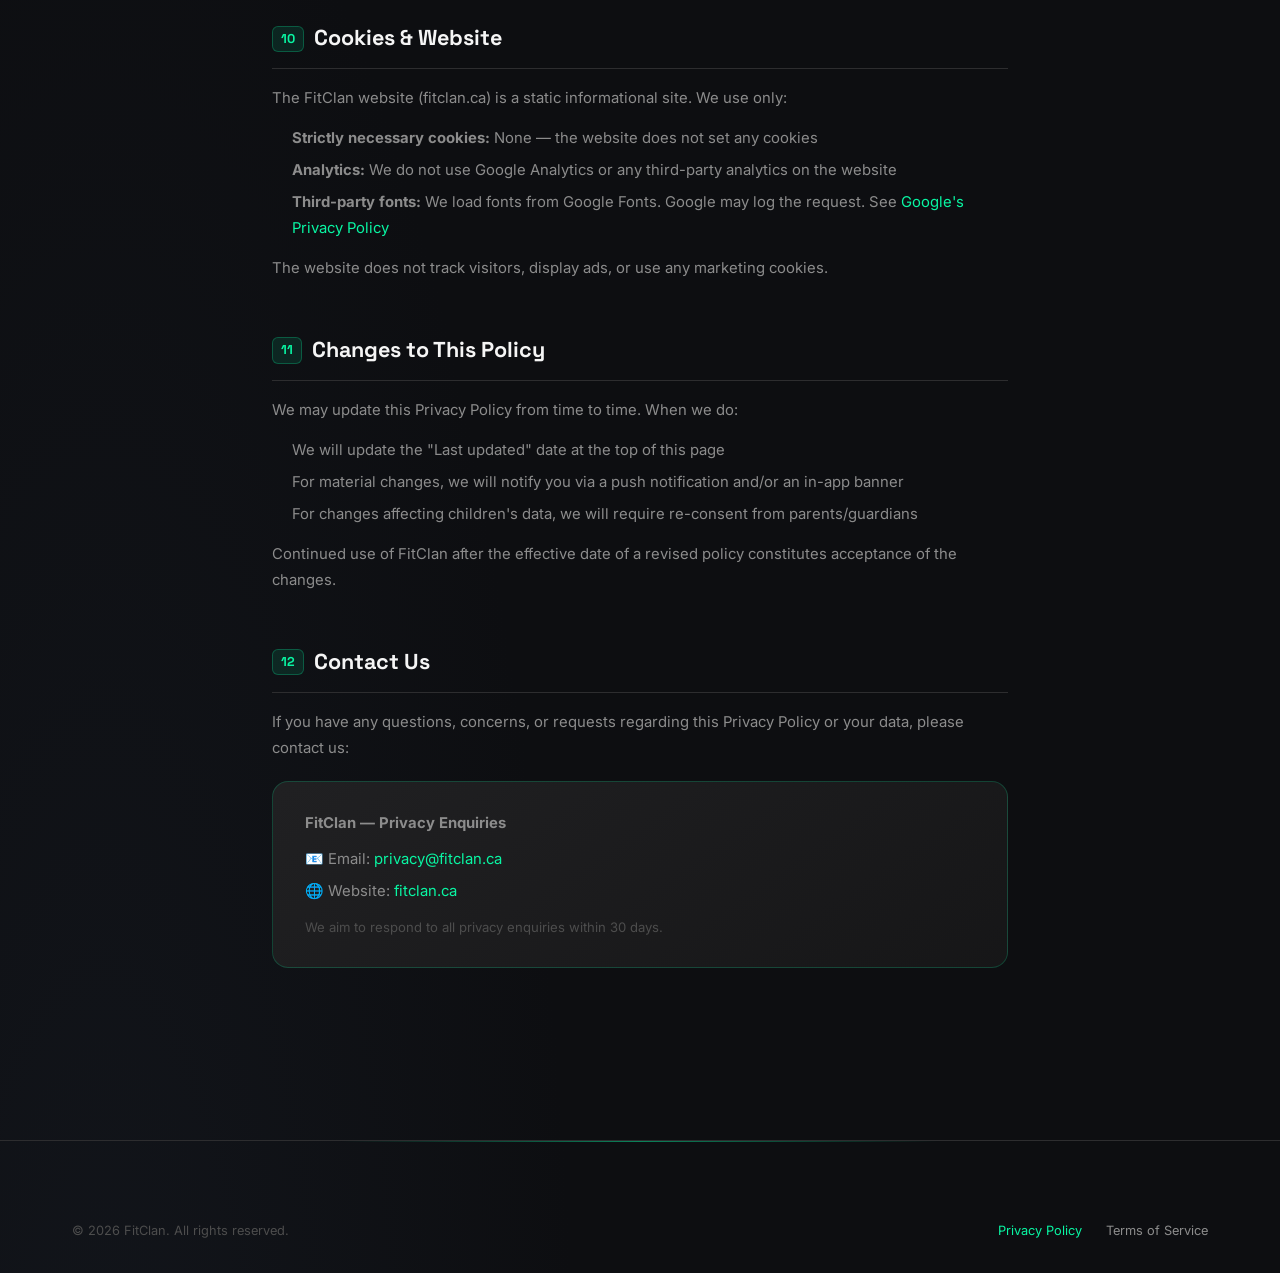
<file: privacy.html>
<!DOCTYPE html>
<html lang="en">
<head>
  <meta charset="UTF-8" />
  <meta name="viewport" content="width=device-width, initial-scale=1.0" />
  <title>Privacy Policy — FitClan</title>
  <meta name="description" content="FitClan Privacy Policy — how we collect, use, and protect your data." />
  <link rel="preconnect" href="https://fonts.googleapis.com" />
  <link rel="preconnect" href="https://fonts.gstatic.com" crossorigin />
  <link href="https://fonts.googleapis.com/css2?family=Space+Grotesk:wght@400;500;600;700&family=Inter:wght@300;400;500;600&display=swap" rel="stylesheet" />
  <link rel="stylesheet" href="css/styles.css" />
  <style>
    .legal-hero {
      padding: 140px 0 60px;
      position: relative;
      z-index: 10;
      border-bottom: 1px solid var(--border);
    }
    .legal-hero-inner {
      max-width: 800px;
      margin: 0 auto;
      padding: 0 32px;
    }
    .legal-badge {
      display: inline-flex; align-items: center; gap: 8px;
      padding: 5px 14px;
      background: hsl(159,93%,50%,0.1);
      border: 1px solid hsl(159,93%,50%,0.25);
      border-radius: 50px;
      font-size: .75rem; font-weight: 600; color: var(--teal);
      margin-bottom: 20px;
    }
    .legal-title {
      font-family: var(--font-head);
      font-size: clamp(2rem, 4vw, 3rem);
      font-weight: 700;
      letter-spacing: -.02em;
      margin-bottom: 12px;
    }
    .legal-meta {
      font-size: .85rem;
      color: var(--text-muted);
    }
    .legal-meta strong { color: var(--teal); }

    .legal-body {
      max-width: 800px;
      margin: 0 auto;
      padding: 60px 32px 120px;
    }
    .legal-toc {
      background: hsl(240,3%,11%);
      border: 1px solid var(--border);
      border-radius: 16px;
      padding: 28px 32px;
      margin-bottom: 56px;
    }
    .legal-toc h3 {
      font-family: var(--font-head);
      font-size: .8rem;
      font-weight: 700;
      text-transform: uppercase;
      letter-spacing: .1em;
      color: var(--text-muted);
      margin-bottom: 16px;
    }
    .legal-toc ol {
      list-style: decimal;
      padding-left: 20px;
      display: grid;
      grid-template-columns: 1fr 1fr;
      gap: 8px 40px;
    }
    .legal-toc li { font-size: .875rem; }
    .legal-toc a { color: var(--text-muted); transition: color .2s; }
    .legal-toc a:hover { color: var(--teal); }

    .legal-section {
      margin-bottom: 52px;
    }
    .legal-section h2 {
      font-family: var(--font-head);
      font-size: 1.35rem;
      font-weight: 700;
      margin-bottom: 16px;
      padding-bottom: 12px;
      border-bottom: 1px solid var(--border);
      display: flex; align-items: center; gap: 10px;
    }
    .legal-section h2 .sec-num {
      font-size: .8rem;
      font-weight: 700;
      color: var(--teal);
      background: hsl(159,93%,50%,0.1);
      border: 1px solid hsl(159,93%,50%,0.25);
      border-radius: 6px;
      padding: 2px 8px;
      font-family: var(--font-head);
    }
    .legal-section h3 {
      font-family: var(--font-head);
      font-size: 1rem;
      font-weight: 600;
      margin: 24px 0 10px;
      color: var(--text);
    }
    .legal-section p {
      font-size: .93rem;
      color: var(--text-muted);
      line-height: 1.75;
      margin-bottom: 14px;
    }
    .legal-section ul, .legal-section ol {
      padding-left: 20px;
      margin-bottom: 14px;
    }
    .legal-section li {
      font-size: .93rem;
      color: var(--text-muted);
      line-height: 1.75;
      margin-bottom: 6px;
    }
    .legal-section li::marker { color: var(--teal); }
    .legal-highlight {
      background: hsl(159,93%,50%,0.07);
      border-left: 3px solid var(--teal);
      border-radius: 0 8px 8px 0;
      padding: 14px 20px;
      margin: 20px 0;
      font-size: .9rem;
      color: var(--text-muted);
      line-height: 1.7;
    }
    .legal-highlight strong { color: var(--text); }
    .legal-warn {
      background: hsl(0,100%,71%,0.07);
      border-left: 3px solid var(--coral);
      border-radius: 0 8px 8px 0;
      padding: 14px 20px;
      margin: 20px 0;
      font-size: .9rem;
      color: var(--text-muted);
      line-height: 1.7;
    }
    .data-table {
      width: 100%;
      border-collapse: collapse;
      margin: 20px 0;
      font-size: .875rem;
    }
    .data-table th {
      text-align: left;
      padding: 10px 14px;
      background: hsl(240,3%,13%);
      border: 1px solid var(--border);
      font-family: var(--font-head);
      font-size: .75rem;
      font-weight: 700;
      text-transform: uppercase;
      letter-spacing: .06em;
      color: var(--text-muted);
    }
    .data-table td {
      padding: 10px 14px;
      border: 1px solid var(--border);
      color: var(--text-muted);
      line-height: 1.6;
      vertical-align: top;
    }
    .data-table tr:hover td { background: hsl(240,3%,11%); }
    .tag-teal {
      display: inline-block; padding: 1px 7px;
      background: hsl(159,93%,50%,0.1); border: 1px solid hsl(159,93%,50%,0.25);
      border-radius: 4px; font-size: .72rem; color: var(--teal); font-weight: 600;
    }
    .tag-coral {
      display: inline-block; padding: 1px 7px;
      background: hsl(0,100%,71%,0.1); border: 1px solid hsl(0,100%,71%,0.25);
      border-radius: 4px; font-size: .72rem; color: var(--coral); font-weight: 600;
    }
    .contact-card {
      background: linear-gradient(145deg, hsl(240,3%,13%), hsl(240,3%,9%));
      border: 1px solid hsl(159,93%,50%,0.2);
      border-radius: 16px;
      padding: 28px 32px;
      margin-top: 20px;
    }
    .contact-card p { margin: 0; }
    .contact-card a { color: var(--teal); }
    .contact-card a:hover { text-decoration: underline; }
    @media (max-width: 600px) {
      .legal-toc ol { grid-template-columns: 1fr; }
      .legal-body { padding: 40px 20px 80px; }
      .legal-hero-inner { padding: 0 20px; }
      .data-table { display: block; overflow-x: auto; -webkit-overflow-scrolling: touch; }
      .legal-toc { padding: 20px; }
      .contact-card { padding: 20px; }
    }
  </style>
</head>
<body>

  <!-- Custom cursor -->
  <div class="cursor" id="cursor"></div>
  <div class="cursor-follower" id="cursor-follower"></div>

  <!-- NAV -->
  <nav class="nav scrolled" id="nav">
    <div class="nav-inner">
      <a class='nav-logo' href='/'>
        <span class="logo-icon"><img src="img/logo.png" alt="" width="28" height="28" style="display:block;border-radius:8px"></span>
        <span class="logo-text">FitClan</span>
      </a>
      <ul class="nav-links">
        <li><a class='nav-link' href='/#features'>Features</a></li>
        <li><a class='nav-link' href='/#how'>How It Works</a></li>
        <li><a class='nav-link' href='/#download'>Download</a></li>
      </ul>
      <a class='nav-cta' href='/#download'>
        <span>Get the App</span>
        <div class="btn-glow"></div>
      </a>
    </div>
  </nav>

  <!-- HERO -->
  <div class="legal-hero">
    <div class="legal-hero-inner">
      <div class="legal-badge">📄 Legal Document</div>
      <h1 class="legal-title">Privacy Policy</h1>
      <p class="legal-meta">
        <strong>Effective date: May 8, 2026</strong> &nbsp;·&nbsp;
        Last updated: May 8, 2026 &nbsp;·&nbsp;
        Applies to: FitClan Android App &amp; fitclan.ca website
      </p>
    </div>
  </div>

  <!-- BODY -->
  <div class="legal-body">

    <div class="legal-highlight">
      <strong>Plain-English Summary:</strong> FitClan collects only the data needed to run a family fitness leaderboard — your account info, fitness activity data (steps, calories, distance), and family group data. We do not sell your data, show you ads, or share your data with third parties for marketing. Health and fitness data is used solely to calculate points and power the leaderboard.
    </div>

    <!-- TABLE OF CONTENTS -->
    <div class="legal-toc">
      <h3>Table of Contents</h3>
      <ol>
        <li><a href="#s1">Who We Are</a></li>
        <li><a href="#s2">Data We Collect</a></li>
        <li><a href="#s3">How We Use Your Data</a></li>
        <li><a href="#s4">Health &amp; Fitness Data</a></li>
        <li><a href="#s5">Children's Privacy</a></li>
        <li><a href="#s6">Data Sharing</a></li>
        <li><a href="#s7">Data Retention</a></li>
        <li><a href="#s8">Security</a></li>
        <li><a href="#s9">Your Rights</a></li>
        <li><a href="#s10">Cookies &amp; Website</a></li>
        <li><a href="#s11">Changes to This Policy</a></li>
        <li><a href="#s12">Contact Us</a></li>
      </ol>
    </div>

    <!-- 1 -->
    <div class="legal-section" id="s1">
      <h2><span class="sec-num">01</span> Who We Are</h2>
      <p>FitClan ("we", "us", "our") is an independent mobile application and website operated by Nishant Mittal. FitClan is a free family fitness tracking and gamification app available on Android via the Google Play Store.</p>
      <p>This Privacy Policy applies to:</p>
      <ul>
        <li>The <strong>FitClan Android application</strong></li>
        <li>The <strong>FitClan website</strong> at fitclan.ca (and any subdomains)</li>
        <li>Any related services, notifications, or communications from FitClan</li>
      </ul>
      <p>By using FitClan, you agree to the practices described in this Privacy Policy. If you do not agree, please discontinue use of the app and website.</p>
    </div>

    <!-- 2 -->
    <div class="legal-section" id="s2">
      <h2><span class="sec-num">02</span> Data We Collect</h2>
      <p>We collect the minimum data necessary to provide the FitClan service. Here is a complete breakdown:</p>

      <table class="data-table">
        <thead>
          <tr>
            <th>Category</th>
            <th>Data Collected</th>
            <th>Source</th>
            <th>Required?</th>
          </tr>
        </thead>
        <tbody>
          <tr>
            <td><strong>Account</strong></td>
            <td>Email address, display name, optional profile photo</td>
            <td>You provide directly</td>
            <td><span class="tag-teal">Yes</span></td>
          </tr>
          <tr>
            <td><strong>Fitness Data</strong></td>
            <td>Step count, calories burned, distance walked/run, active minutes</td>
            <td>Android Health Connect</td>
            <td><span class="tag-teal">Yes</span></td>
          </tr>
          <tr>
            <td><strong>Activity Logs</strong></td>
            <td>Manually logged activities (type, duration, date)</td>
            <td>You provide directly</td>
            <td><span class="tag-coral">Optional</span></td>
          </tr>
          <tr>
            <td><strong>Family Group</strong></td>
            <td>Family name, member list (display names), points history, leaderboard data</td>
            <td>Created by you in-app</td>
            <td><span class="tag-teal">Yes</span></td>
          </tr>
          <tr>
            <td><strong>Device Info</strong></td>
            <td>Device OS version, app version — used for crash diagnostics only</td>
            <td>Automatically collected</td>
            <td><span class="tag-teal">Yes</span></td>
          </tr>
          <tr>
            <td><strong>Push Tokens</strong></td>
            <td>FCM (Firebase Cloud Messaging) device token for push notifications</td>
            <td>Automatically collected on opt-in</td>
            <td><span class="tag-coral">Optional</span></td>
          </tr>
          <tr>
            <td><strong>Usage Data</strong></td>
            <td>App open frequency, feature usage — aggregated and anonymous only</td>
            <td>Automatically collected</td>
            <td><span class="tag-teal">Yes</span></td>
          </tr>
        </tbody>
      </table>

      <div class="legal-warn">
        <strong>What we do NOT collect:</strong> We do not collect payment information, government IDs, social security numbers, precise GPS location, call logs, contacts, or any data beyond what is listed above.
      </div>
    </div>

    <!-- 3 -->
    <div class="legal-section" id="s3">
      <h2><span class="sec-num">03</span> How We Use Your Data</h2>
      <p>All data we collect is used exclusively to provide and improve the FitClan service. Specifically:</p>
      <ul>
        <li><strong>Account data</strong> — to authenticate you, identify you within your family group, and personalize your experience</li>
        <li><strong>Fitness data</strong> — to calculate your daily and weekly points, populate the leaderboard, and track streaks and milestones</li>
        <li><strong>Family group data</strong> — to show the family leaderboard, weekly goals, and member rankings to all family members in your group</li>
        <li><strong>Push tokens</strong> — to send you streak reminders, leaderboard change alerts, mission nudges, and weekly recap notifications (only if you grant notification permission)</li>
        <li><strong>Device info</strong> — to diagnose crashes and ensure compatibility</li>
        <li><strong>Anonymous usage data</strong> — to understand which features are used and improve the app</li>
      </ul>
      <p><strong>We do not use your data for advertising, profiling, or sale to third parties — ever.</strong></p>
    </div>

    <!-- 4 -->
    <div class="legal-section" id="s4">
      <h2><span class="sec-num">04</span> Health &amp; Fitness Data (Android Health Connect)</h2>
      <p>FitClan requests access to Android Health Connect to read fitness data including steps, calories, distance, and active minutes. This is the core function of the app.</p>

      <h3>What We Access</h3>
      <ul>
        <li>Steps (read only)</li>
        <li>Calories burned (read only)</li>
        <li>Distance (read only)</li>
        <li>Active minutes / exercise sessions (read only)</li>
      </ul>

      <h3>How We Use It</h3>
      <p>Health Connect data is read solely to calculate your FitClan point score and populate your personal dashboard and family leaderboard. We do not write data back to Health Connect.</p>

      <div class="legal-highlight">
        <strong>Health Connect Data Policy:</strong> Health Connect data is <strong>never</strong> used for advertising, never shared with third-party analytics platforms, never sold, and never used for any purpose outside of providing the FitClan leaderboard service. This data is stored securely in your FitClan account on Supabase servers and is deleted when you delete your account.
      </div>

      <h3>Revoking Access</h3>
      <p>You can revoke FitClan's access to Health Connect at any time through Android Settings → Health Connect → App permissions → FitClan. Revoking access will prevent new fitness data from syncing but will not delete previously synced data from your FitClan account (you can do that via account deletion).</p>
    </div>

    <!-- 5 -->
    <div class="legal-section" id="s5">
      <h2><span class="sec-num">05</span> Children's Privacy</h2>
      <p>FitClan is designed for use by families, which may include children under the age of 13. We take children's privacy seriously.</p>

      <h3>Account Creation</h3>
      <p>FitClan requires users to be at least 13 years old to create their own account. Children under 13 may use FitClan only as part of a family group where a parent or legal guardian has created the family account and manages membership.</p>

      <h3>Parental Consent</h3>
      <p>By adding a child under 13 to a FitClan family group, the parent or guardian represents that they have consented to the collection and use of the child's fitness data as described in this policy, solely for the purpose of participating in the family leaderboard.</p>

      <h3>Data Collected for Children</h3>
      <p>For child members of a family group (under 13), we collect only:</p>
      <ul>
        <li>A display name (set by the parent — does not need to be the child's real name)</li>
        <li>Fitness data from Health Connect (steps, calories, distance) on the child's device, if the parent installs and configures the app on that device</li>
        <li>Points and leaderboard position within the family group</li>
      </ul>
      <p>We do not collect email addresses, phone numbers, or any other identifying information from child users.</p>

      <h3>Parental Rights</h3>
      <p>Parents and guardians may at any time: review their child's data, request deletion of their child's data, or remove their child from the family group. Contact us at <a href="mailto:privacy@fitclan.ca" style="color:var(--teal)">privacy@fitclan.ca</a> to exercise these rights.</p>

      <div class="legal-highlight">
        <strong>COPPA:</strong> If you are a parent in the United States and believe we have inadvertently collected personal information from your child under 13 without consent, please contact us immediately at <a href="mailto:privacy@fitclan.ca" style="color:var(--teal)">privacy@fitclan.ca</a> and we will promptly delete that data.
      </div>
    </div>

    <!-- 6 -->
    <div class="legal-section" id="s6">
      <h2><span class="sec-num">06</span> Data Sharing &amp; Third Parties</h2>
      <p>We do not sell, rent, or trade your personal data. We share data only with the following service providers, solely to operate FitFam:</p>

      <table class="data-table">
        <thead>
          <tr>
            <th>Service</th>
            <th>Purpose</th>
            <th>Data Shared</th>
            <th>Privacy Policy</th>
          </tr>
        </thead>
        <tbody>
          <tr>
            <td><strong>Supabase</strong></td>
            <td>Database, authentication, and backend hosting</td>
            <td>Account data, fitness data, family group data</td>
            <td><a href="https://supabase.com/privacy" target="_blank" rel="noopener" style="color:var(--teal)">supabase.com/privacy</a></td>
          </tr>
          <tr>
            <td><strong>Firebase (Google)</strong></td>
            <td>Push notification delivery (FCM)</td>
            <td>FCM device token only</td>
            <td><a href="https://firebase.google.com/support/privacy" target="_blank" rel="noopener" style="color:var(--teal)">firebase.google.com/support/privacy</a></td>
          </tr>
          <tr>
            <td><strong>Google Health Connect</strong></td>
            <td>Fitness data source (on-device)</td>
            <td>Data is read locally; we receive the result</td>
            <td><a href="https://health.google/health-connect-privacy-policy/" target="_blank" rel="noopener" style="color:var(--teal)">health.google</a></td>
          </tr>
        </tbody>
      </table>

      <h3>Legal Disclosure</h3>
      <p>We may disclose your information if required to do so by law or in response to valid requests by public authorities (e.g., court order, government request). We will notify you of such disclosures where legally permitted.</p>

      <h3>Business Transfers</h3>
      <p>If FitClan is acquired, merged, or transfers its assets, your data may be transferred as part of that transaction. We will notify you via email and/or a prominent notice in the app before your data is transferred and becomes subject to a different privacy policy.</p>
    </div>

    <!-- 7 -->
    <div class="legal-section" id="s7">
      <h2><span class="sec-num">07</span> Data Retention</h2>
      <p>We retain your data for as long as your FitFam account is active. Specifically:</p>
      <ul>
        <li><strong>Account data:</strong> Retained until you delete your account</li>
        <li><strong>Fitness data:</strong> Retained for your activity history until account deletion</li>
        <li><strong>Push tokens:</strong> Deleted when you revoke notification permissions or delete your account</li>
        <li><strong>Anonymous usage data:</strong> May be retained indefinitely in aggregate/anonymized form</li>
      </ul>

      <h3>Account Deletion</h3>
      <p>You can delete your FitClan account at any time from within the app (Settings → Account → Delete Account) or by emailing <a href="mailto:privacy@fitclan.ca" style="color:var(--teal)">privacy@fitclan.ca</a>. Upon deletion, all personal data including your account details, fitness history, and family group memberships will be permanently deleted within 30 days.</p>
      <p>Note: if you are the owner of a family group, deleting your account will also delete the family group and remove all members. We recommend transferring ownership before deleting your account.</p>
    </div>

    <!-- 8 -->
    <div class="legal-section" id="s8">
      <h2><span class="sec-num">08</span> Security</h2>
      <p>We take reasonable technical and organizational measures to protect your data:</p>
      <ul>
        <li>All data is transmitted over encrypted HTTPS connections</li>
        <li>Data is stored in Supabase with row-level security policies ensuring users can only access their own data and their family group's data</li>
        <li>Authentication uses Supabase Auth with industry-standard JWT tokens</li>
        <li>Health Connect data is accessed on-device and transmitted only over encrypted connections to our servers</li>
        <li>We do not store passwords in plain text — authentication is managed by Supabase Auth</li>
      </ul>
      <p>No method of transmission over the internet or electronic storage is 100% secure. While we strive to protect your data, we cannot guarantee absolute security. If you discover a security vulnerability, please responsibly disclose it to <a href="mailto:security@fitclan.ca" style="color:var(--teal)">security@fitclan.ca</a>.</p>
    </div>

    <!-- 9 -->
    <div class="legal-section" id="s9">
      <h2><span class="sec-num">09</span> Your Rights</h2>
      <p>You have the following rights regarding your personal data:</p>
      <ul>
        <li><strong>Access:</strong> You can request a copy of all data we hold about you</li>
        <li><strong>Correction:</strong> You can update your display name and profile information in the app at any time</li>
        <li><strong>Deletion:</strong> You can delete your account and all associated data (see Section 7)</li>
        <li><strong>Portability:</strong> You can request an export of your fitness history and account data in a machine-readable format</li>
        <li><strong>Objection:</strong> You can opt out of push notifications at any time via your device's notification settings</li>
        <li><strong>Health Connect:</strong> You can revoke Health Connect permissions at any time (see Section 4)</li>
      </ul>
      <p>To exercise any of these rights, contact us at <a href="mailto:privacy@fitclan.ca" style="color:var(--teal)">privacy@fitclan.ca</a>. We will respond within 30 days.</p>
      <p>If you are in the European Economic Area (EEA) or United Kingdom, you also have rights under GDPR/UK GDPR, including the right to lodge a complaint with your local supervisory authority.</p>
    </div>

    <!-- 10 -->
    <div class="legal-section" id="s10">
      <h2><span class="sec-num">10</span> Cookies &amp; Website</h2>
      <p>The FitClan website (fitclan.ca) is a static informational site. We use only:</p>
      <ul>
        <li><strong>Strictly necessary cookies:</strong> None — the website does not set any cookies</li>
        <li><strong>Analytics:</strong> We do not use Google Analytics or any third-party analytics on the website</li>
        <li><strong>Third-party fonts:</strong> We load fonts from Google Fonts. Google may log the request. See <a href="https://policies.google.com/privacy" target="_blank" rel="noopener" style="color:var(--teal)">Google's Privacy Policy</a></li>
      </ul>
      <p>The website does not track visitors, display ads, or use any marketing cookies.</p>
    </div>

    <!-- 11 -->
    <div class="legal-section" id="s11">
      <h2><span class="sec-num">11</span> Changes to This Policy</h2>
      <p>We may update this Privacy Policy from time to time. When we do:</p>
      <ul>
        <li>We will update the "Last updated" date at the top of this page</li>
        <li>For material changes, we will notify you via a push notification and/or an in-app banner</li>
        <li>For changes affecting children's data, we will require re-consent from parents/guardians</li>
      </ul>
      <p>Continued use of FitClan after the effective date of a revised policy constitutes acceptance of the changes.</p>
    </div>

    <!-- 12 -->
    <div class="legal-section" id="s12">
      <h2><span class="sec-num">12</span> Contact Us</h2>
      <p>If you have any questions, concerns, or requests regarding this Privacy Policy or your data, please contact us:</p>
      <div class="contact-card">
        <p style="margin-bottom:10px"><strong>FitClan — Privacy Enquiries</strong></p>
        <p style="margin-bottom:6px">📧 Email: <a href="mailto:privacy@fitclan.ca">privacy@fitclan.ca</a></p>
        <p style="margin-bottom:6px">🌐 Website: <a href="https://fitclan.ca">fitclan.ca</a></p>
        <p style="color:var(--text-faint);font-size:.82rem;margin-top:12px">We aim to respond to all privacy enquiries within 30 days.</p>
      </div>
    </div>

  </div>

  <!-- FOOTER -->
  <footer class="footer">
    <div class="footer-glow"></div>
    <div class="container">
      <div class="footer-bottom" style="padding-top:0;border-top:none">
        <span>© 2026 FitClan. All rights reserved.</span>
        <span>
          <a href='/privacy' style='color:var(--teal);margin-right:20px'>Privacy Policy</a>
          <a href='/terms' style='color:var(--text-muted)'>Terms of Service</a>
        </span>
      </div>
    </div>
  </footer>

  <script>
    (function(){
      var c=document.getElementById('cursor'),f=document.getElementById('cursor-follower');
      if(!c||!f)return;
      c.style.cssText='position:fixed;width:10px;height:10px;background:hsl(159,93%,50%);border-radius:50%;pointer-events:none;z-index:99999;transform:translate(-50%,-50%);transition:width .2s,height .2s;left:-100px;top:-100px;';
      f.style.cssText='position:fixed;width:38px;height:38px;border:1.5px solid hsl(159,93%,50%,0.35);border-radius:50%;pointer-events:none;z-index:99998;transform:translate(-50%,-50%);transition:width .3s,height .3s,border-color .3s;left:-100px;top:-100px;';
      var mx=-100,my=-100,fx=-100,fy=-100;
      document.addEventListener('mousemove',function(e){
        mx=e.clientX;my=e.clientY;
        c.style.left=mx+'px';c.style.top=my+'px';
      });
      (function loop(){
        fx+=(mx-fx)*0.12;fy+=(my-fy)*0.12;
        f.style.left=fx+'px';f.style.top=fy+'px';
        requestAnimationFrame(loop);
      })();
      document.querySelectorAll('a,button').forEach(function(el){
        el.addEventListener('mouseenter',function(){c.classList.add('hover');f.classList.add('hover');});
        el.addEventListener('mouseleave',function(){c.classList.remove('hover');f.classList.remove('hover');});
      });
    })();
  </script>
</body>
</html>
</file>
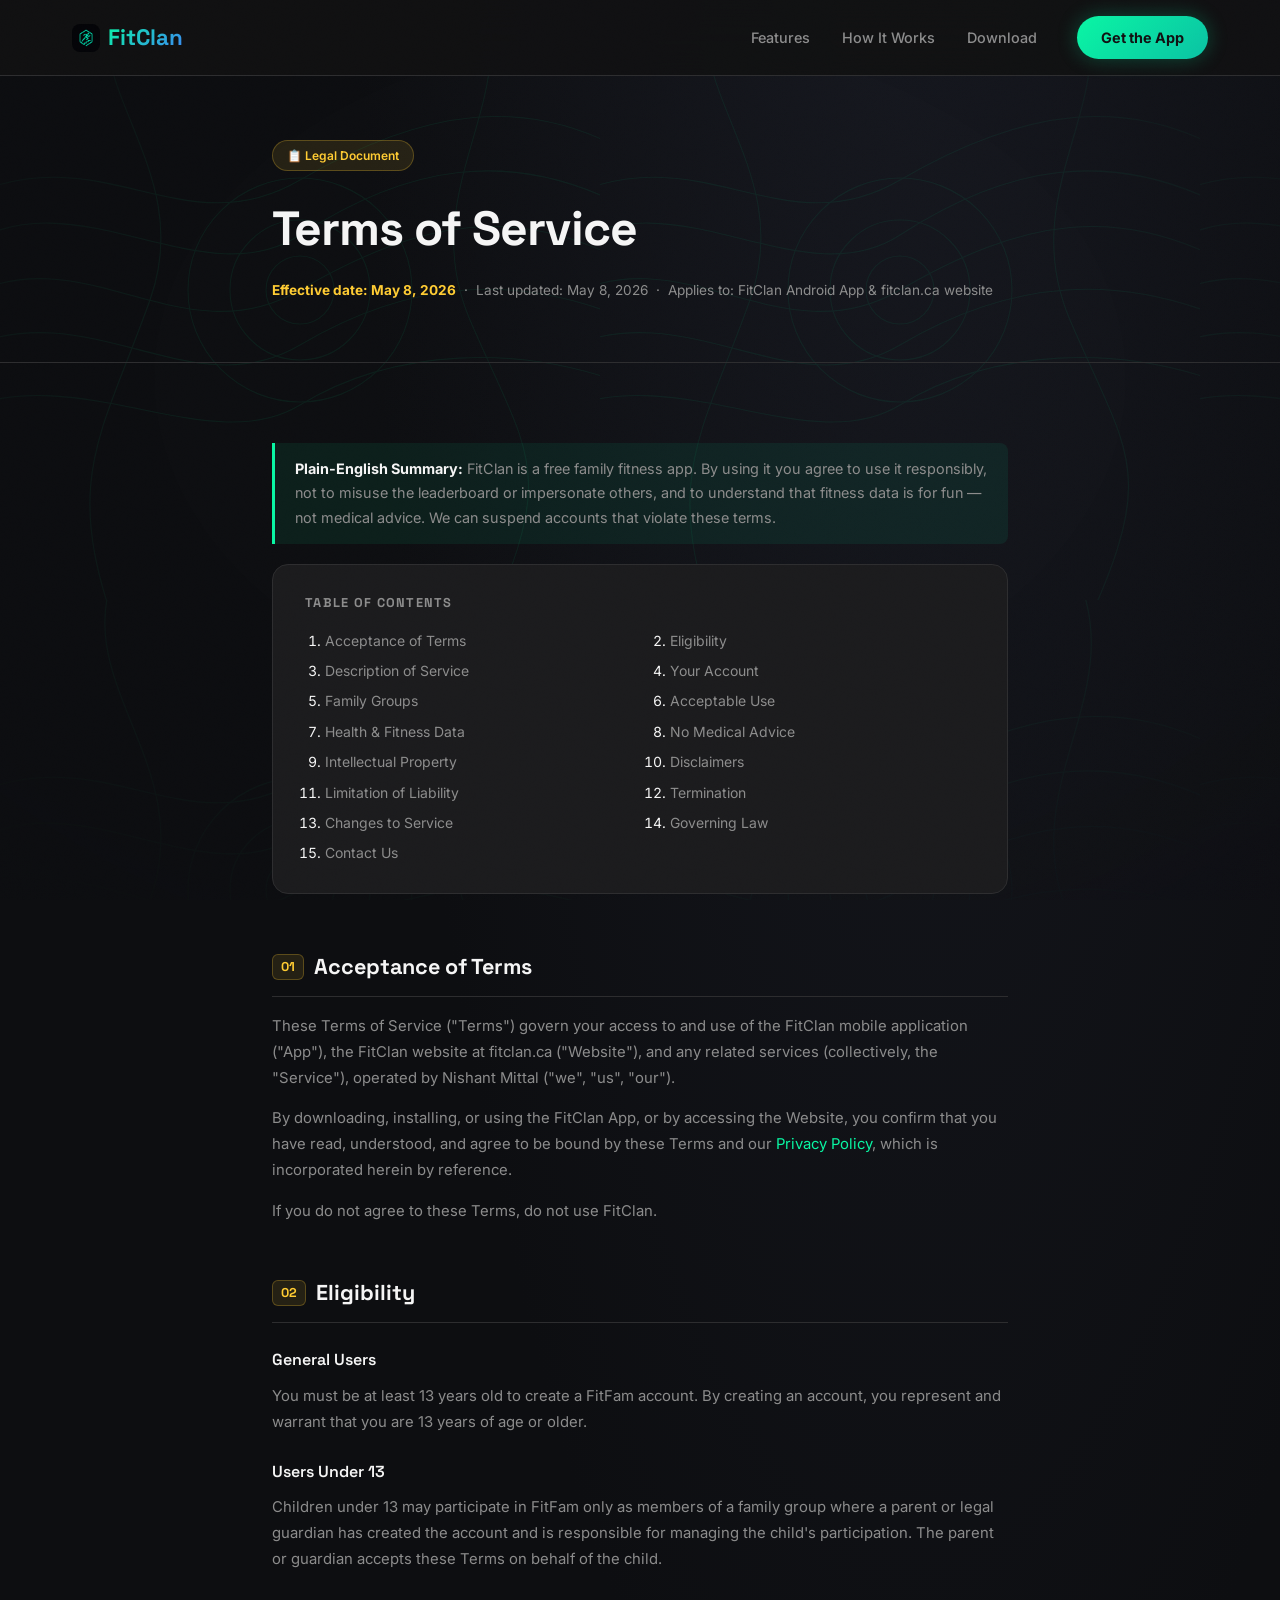
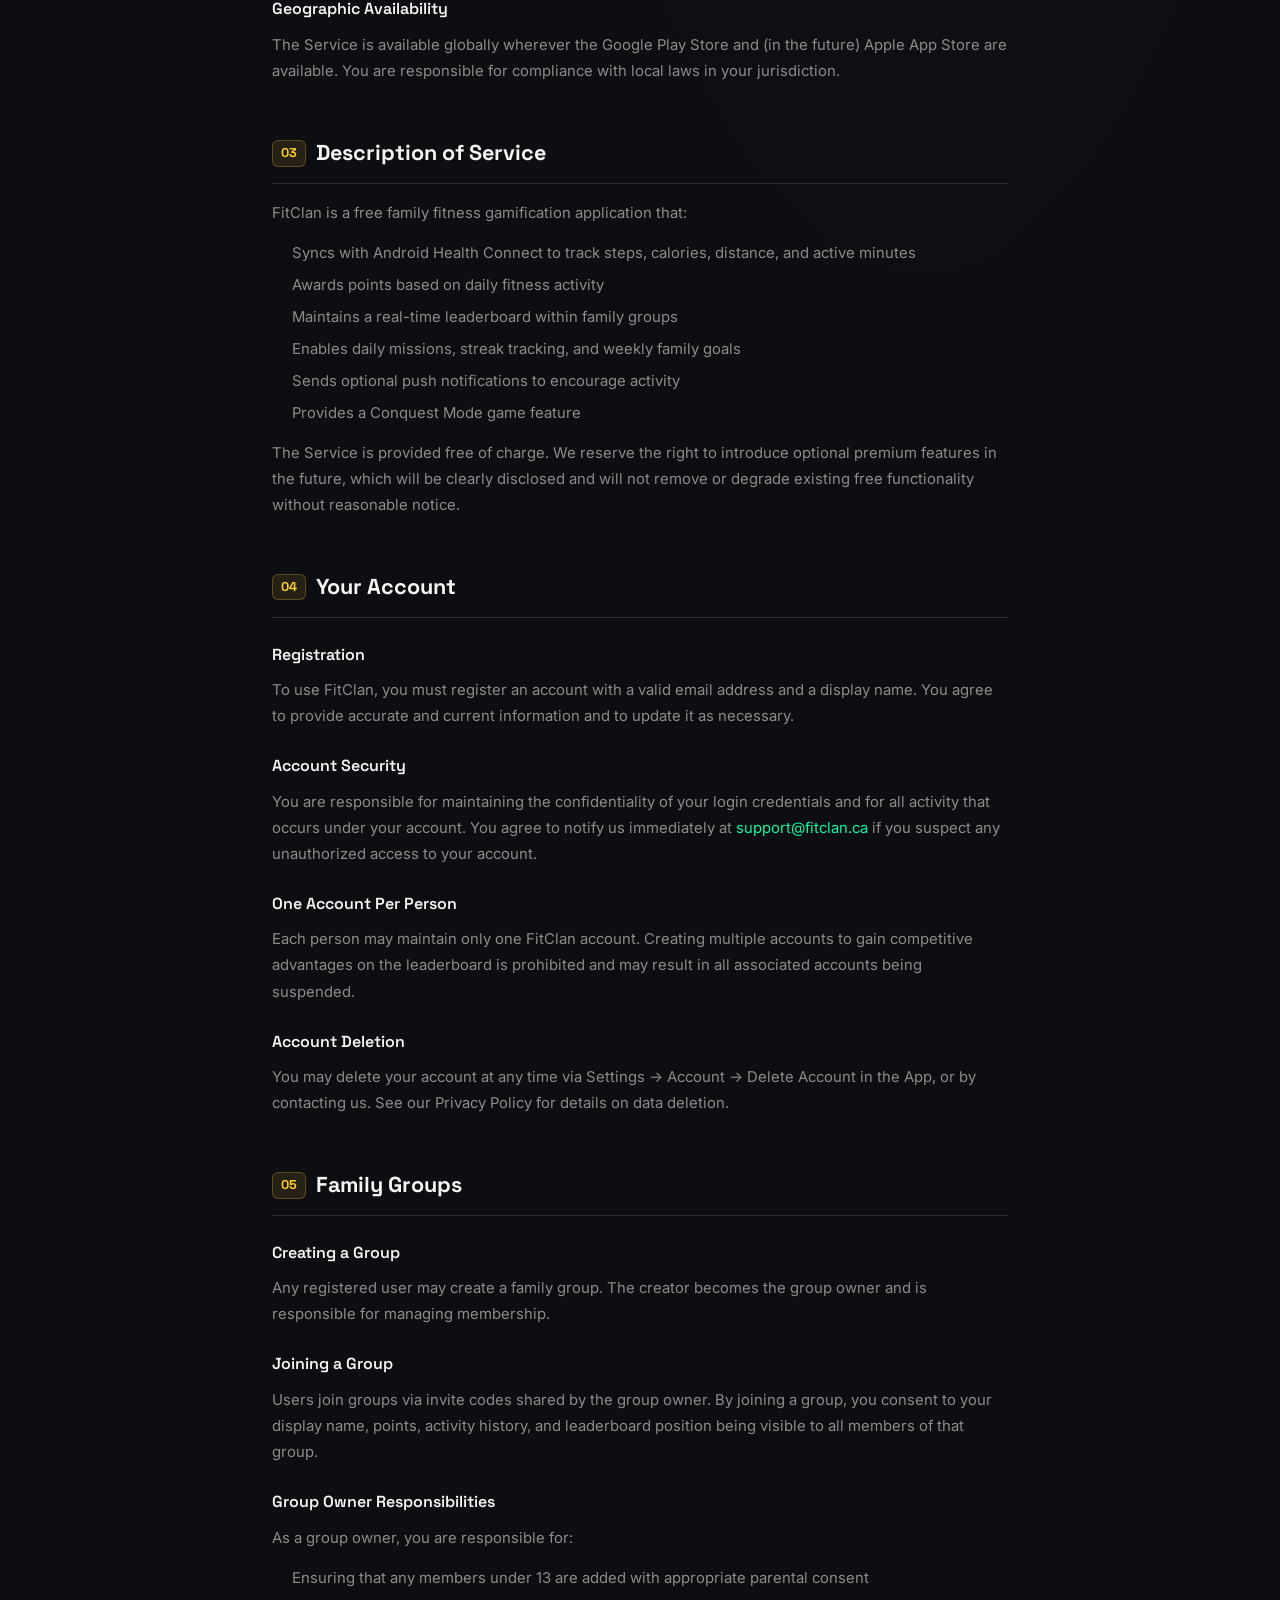
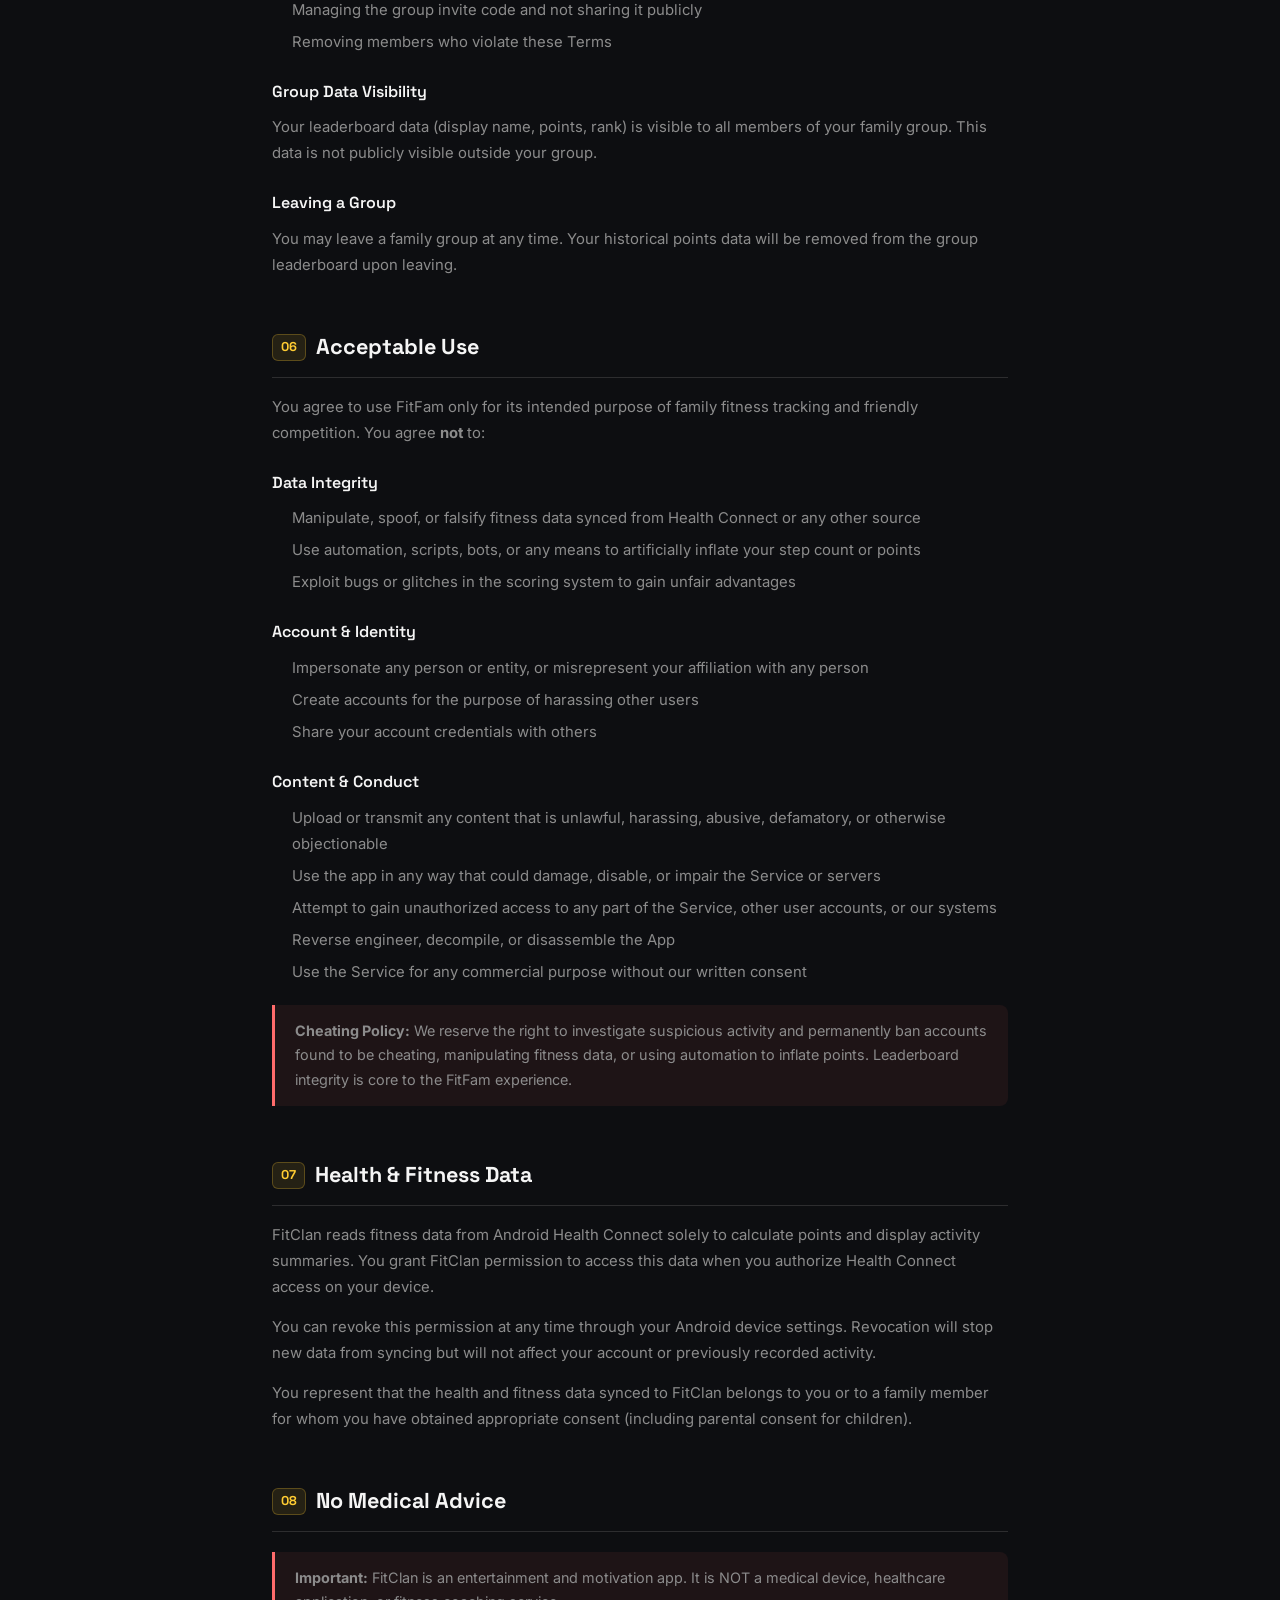
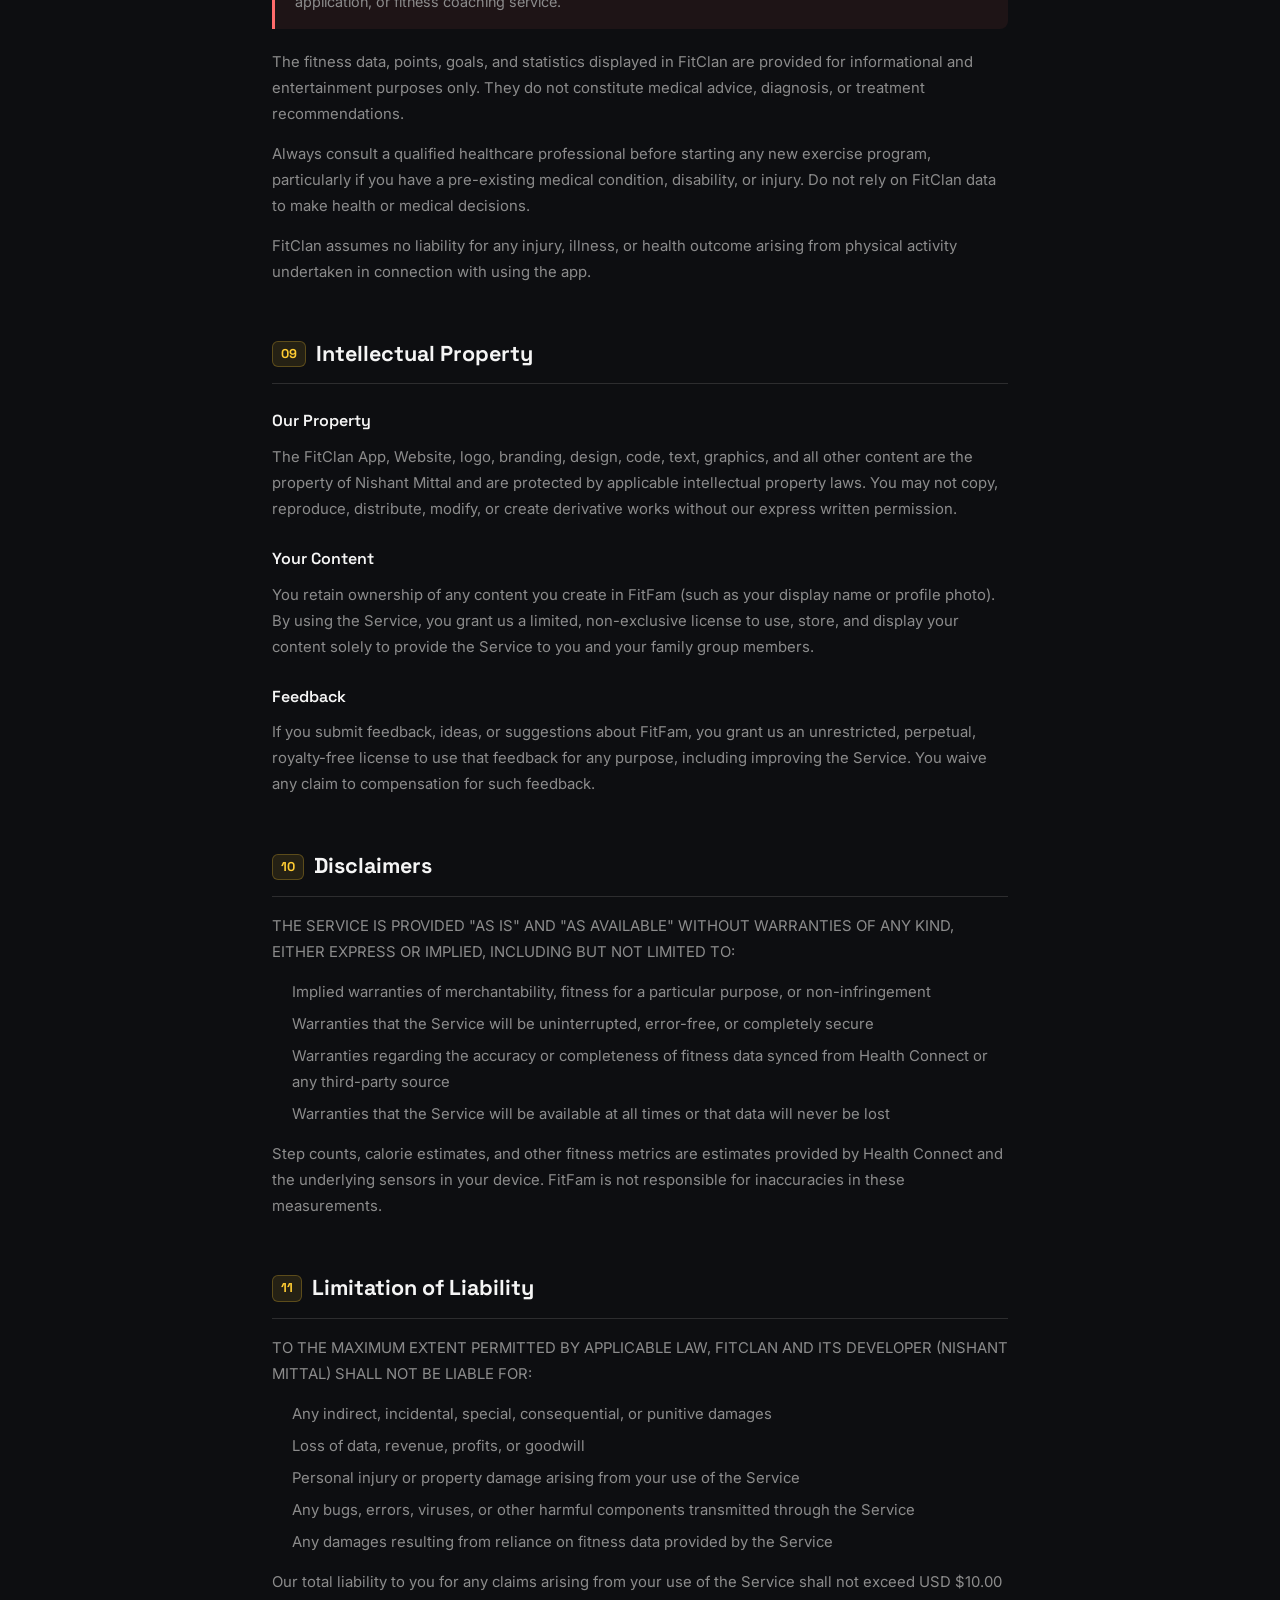
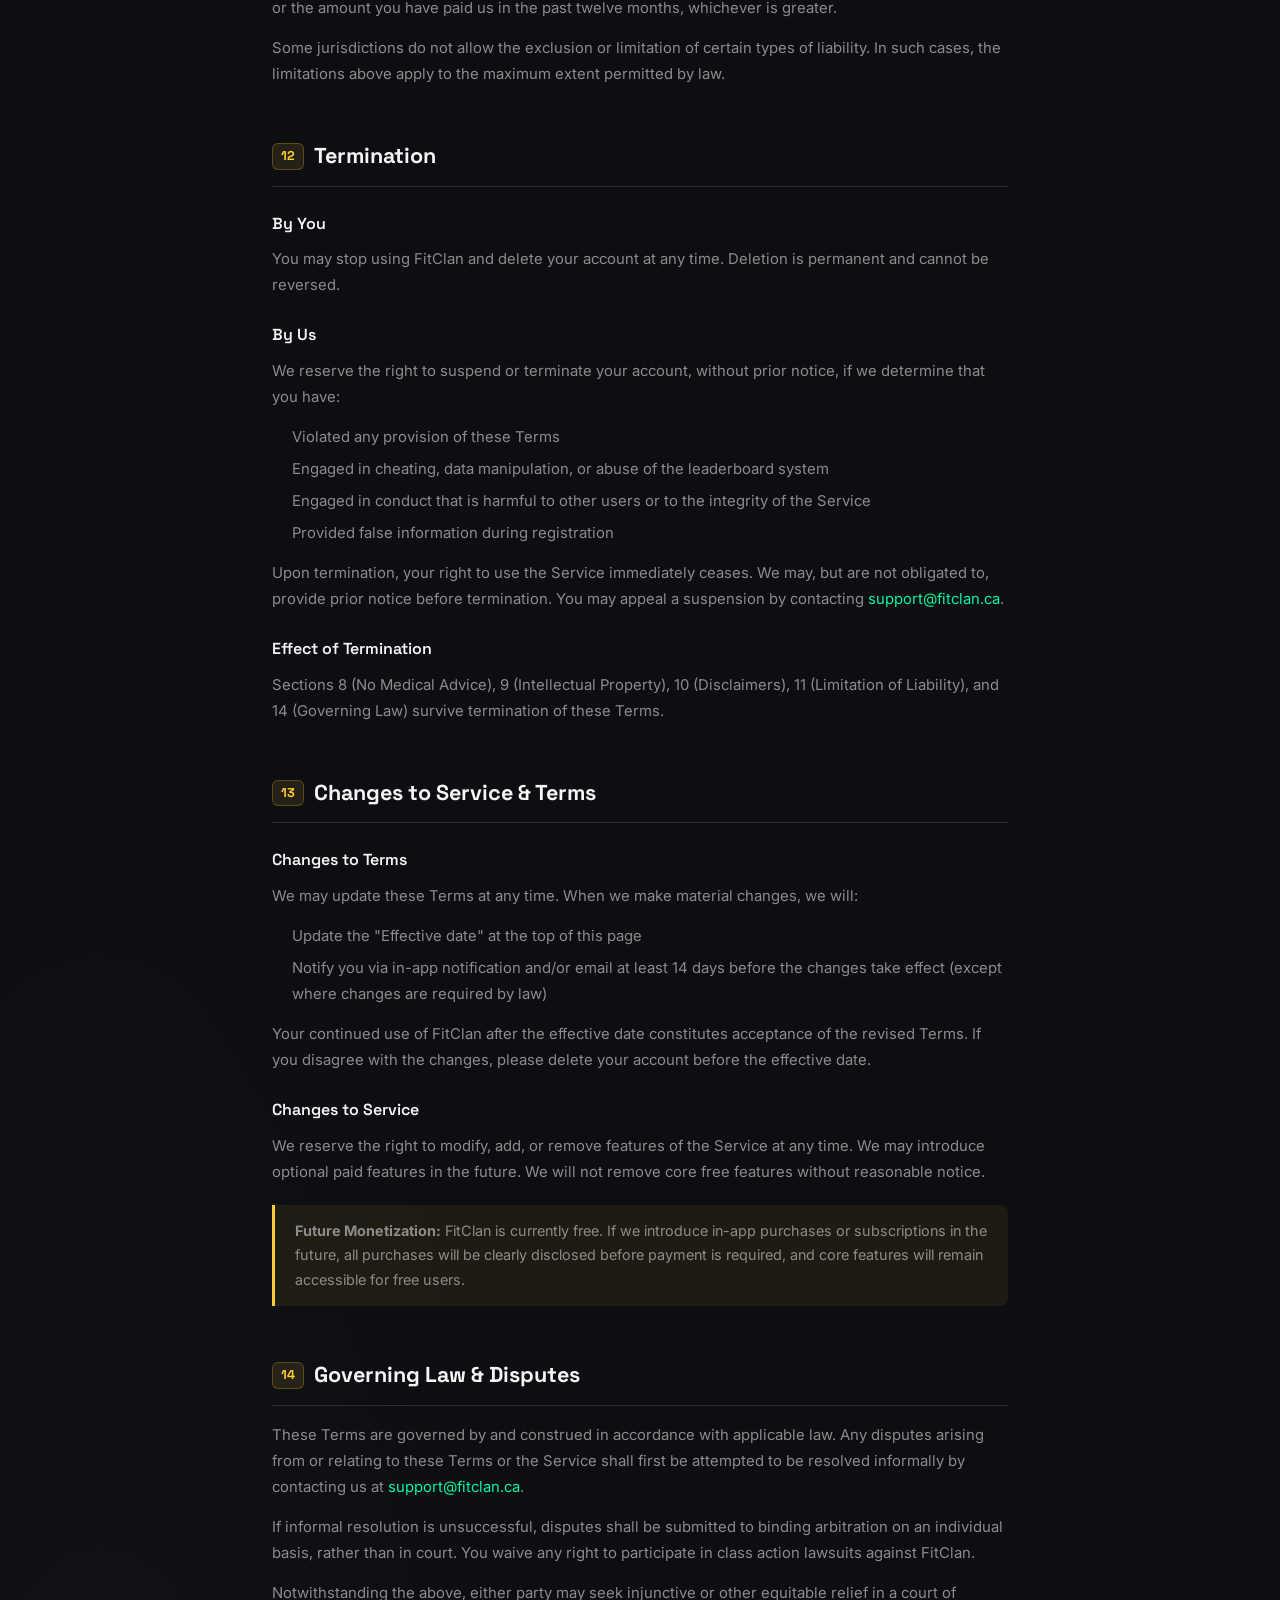
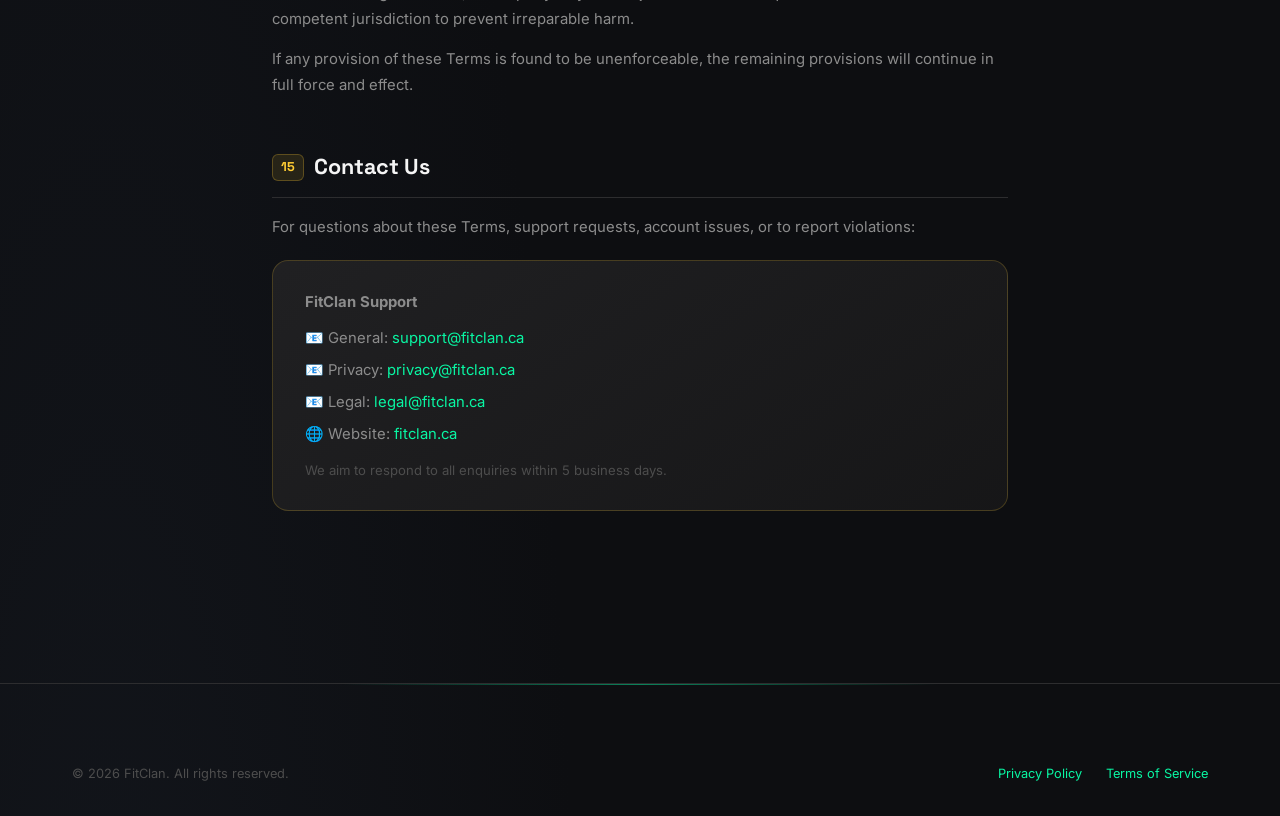
<file: terms.html>
<!DOCTYPE html>
<html lang="en">
<head>
  <meta charset="UTF-8" />
  <meta name="viewport" content="width=device-width, initial-scale=1.0" />
  <title>Terms of Service — FitClan</title>
  <meta name="description" content="FitClan Terms of Service — the rules and agreements for using the FitClan app and website." />
  <link rel="preconnect" href="https://fonts.googleapis.com" />
  <link rel="preconnect" href="https://fonts.gstatic.com" crossorigin />
  <link href="https://fonts.googleapis.com/css2?family=Space+Grotesk:wght@400;500;600;700&family=Inter:wght@300;400;500;600&display=swap" rel="stylesheet" />
  <link rel="stylesheet" href="css/styles.css" />
  <style>
    .legal-hero {
      padding: 140px 0 60px;
      position: relative;
      z-index: 10;
      border-bottom: 1px solid var(--border);
    }
    .legal-hero-inner {
      max-width: 800px;
      margin: 0 auto;
      padding: 0 32px;
    }
    .legal-badge {
      display: inline-flex; align-items: center; gap: 8px;
      padding: 5px 14px;
      background: hsl(45,100%,60%,0.1);
      border: 1px solid hsl(45,100%,60%,0.25);
      border-radius: 50px;
      font-size: .75rem; font-weight: 600; color: var(--gold);
      margin-bottom: 20px;
    }
    .legal-title {
      font-family: var(--font-head);
      font-size: clamp(2rem, 4vw, 3rem);
      font-weight: 700;
      letter-spacing: -.02em;
      margin-bottom: 12px;
    }
    .legal-meta {
      font-size: .85rem;
      color: var(--text-muted);
    }
    .legal-meta strong { color: var(--gold); }

    .legal-body {
      max-width: 800px;
      margin: 0 auto;
      padding: 60px 32px 120px;
    }
    .legal-toc {
      background: hsl(240,3%,11%);
      border: 1px solid var(--border);
      border-radius: 16px;
      padding: 28px 32px;
      margin-bottom: 56px;
    }
    .legal-toc h3 {
      font-family: var(--font-head);
      font-size: .8rem;
      font-weight: 700;
      text-transform: uppercase;
      letter-spacing: .1em;
      color: var(--text-muted);
      margin-bottom: 16px;
    }
    .legal-toc ol {
      list-style: decimal;
      padding-left: 20px;
      display: grid;
      grid-template-columns: 1fr 1fr;
      gap: 8px 40px;
    }
    .legal-toc li { font-size: .875rem; }
    .legal-toc a { color: var(--text-muted); transition: color .2s; }
    .legal-toc a:hover { color: var(--gold); }

    .legal-section {
      margin-bottom: 52px;
    }
    .legal-section h2 {
      font-family: var(--font-head);
      font-size: 1.35rem;
      font-weight: 700;
      margin-bottom: 16px;
      padding-bottom: 12px;
      border-bottom: 1px solid var(--border);
      display: flex; align-items: center; gap: 10px;
    }
    .legal-section h2 .sec-num {
      font-size: .8rem;
      font-weight: 700;
      color: var(--gold);
      background: hsl(45,100%,60%,0.1);
      border: 1px solid hsl(45,100%,60%,0.25);
      border-radius: 6px;
      padding: 2px 8px;
      font-family: var(--font-head);
    }
    .legal-section h3 {
      font-family: var(--font-head);
      font-size: 1rem;
      font-weight: 600;
      margin: 24px 0 10px;
      color: var(--text);
    }
    .legal-section p {
      font-size: .93rem;
      color: var(--text-muted);
      line-height: 1.75;
      margin-bottom: 14px;
    }
    .legal-section ul, .legal-section ol {
      padding-left: 20px;
      margin-bottom: 14px;
    }
    .legal-section li {
      font-size: .93rem;
      color: var(--text-muted);
      line-height: 1.75;
      margin-bottom: 6px;
    }
    .legal-section li::marker { color: var(--gold); }
    .legal-highlight {
      background: hsl(159,93%,50%,0.07);
      border-left: 3px solid var(--teal);
      border-radius: 0 8px 8px 0;
      padding: 14px 20px;
      margin: 20px 0;
      font-size: .9rem;
      color: var(--text-muted);
      line-height: 1.7;
    }
    .legal-highlight strong { color: var(--text); }
    .legal-warn {
      background: hsl(45,100%,60%,0.07);
      border-left: 3px solid var(--gold);
      border-radius: 0 8px 8px 0;
      padding: 14px 20px;
      margin: 20px 0;
      font-size: .9rem;
      color: var(--text-muted);
      line-height: 1.7;
    }
    .legal-danger {
      background: hsl(0,100%,71%,0.07);
      border-left: 3px solid var(--coral);
      border-radius: 0 8px 8px 0;
      padding: 14px 20px;
      margin: 20px 0;
      font-size: .9rem;
      color: var(--text-muted);
      line-height: 1.7;
    }
    .contact-card {
      background: linear-gradient(145deg, hsl(240,3%,13%), hsl(240,3%,9%));
      border: 1px solid hsl(45,100%,60%,0.2);
      border-radius: 16px;
      padding: 28px 32px;
      margin-top: 20px;
    }
    .contact-card p { margin: 0; }
    .contact-card a { color: var(--teal); }
    .contact-card a:hover { text-decoration: underline; }
    @media (max-width: 600px) {
      .legal-toc ol { grid-template-columns: 1fr; }
      .legal-body { padding: 40px 20px 80px; }
      .legal-hero-inner { padding: 0 20px; }
      .data-table { display: block; overflow-x: auto; -webkit-overflow-scrolling: touch; }
      .legal-toc { padding: 20px; }
      .contact-card { padding: 20px; }
    }
  </style>
</head>
<body>

  <!-- Custom cursor -->
  <div class="cursor" id="cursor"></div>
  <div class="cursor-follower" id="cursor-follower"></div>

  <!-- NAV -->
  <nav class="nav scrolled" id="nav">
    <div class="nav-inner">
      <a class='nav-logo' href='/'>
        <span class="logo-icon"><img src="img/logo.png" alt="" width="28" height="28" style="display:block;border-radius:8px"></span>
        <span class="logo-text">FitClan</span>
      </a>
      <ul class="nav-links">
        <li><a class='nav-link' href='/#features'>Features</a></li>
        <li><a class='nav-link' href='/#how'>How It Works</a></li>
        <li><a class='nav-link' href='/#download'>Download</a></li>
      </ul>
      <a class='nav-cta' href='/#download'>
        <span>Get the App</span>
        <div class="btn-glow"></div>
      </a>
    </div>
  </nav>

  <!-- HERO -->
  <div class="legal-hero">
    <div class="legal-hero-inner">
      <div class="legal-badge">📋 Legal Document</div>
      <h1 class="legal-title">Terms of Service</h1>
      <p class="legal-meta">
        <strong>Effective date: May 8, 2026</strong> &nbsp;·&nbsp;
        Last updated: May 8, 2026 &nbsp;·&nbsp;
        Applies to: FitClan Android App &amp; fitclan.ca website
      </p>
    </div>
  </div>

  <!-- BODY -->
  <div class="legal-body">

    <div class="legal-highlight">
      <strong>Plain-English Summary:</strong> FitClan is a free family fitness app. By using it you agree to use it responsibly, not to misuse the leaderboard or impersonate others, and to understand that fitness data is for fun — not medical advice. We can suspend accounts that violate these terms.
    </div>

    <!-- TABLE OF CONTENTS -->
    <div class="legal-toc">
      <h3>Table of Contents</h3>
      <ol>
        <li><a href="#t1">Acceptance of Terms</a></li>
        <li><a href="#t2">Eligibility</a></li>
        <li><a href="#t3">Description of Service</a></li>
        <li><a href="#t4">Your Account</a></li>
        <li><a href="#t5">Family Groups</a></li>
        <li><a href="#t6">Acceptable Use</a></li>
        <li><a href="#t7">Health &amp; Fitness Data</a></li>
        <li><a href="#t8">No Medical Advice</a></li>
        <li><a href="#t9">Intellectual Property</a></li>
        <li><a href="#t10">Disclaimers</a></li>
        <li><a href="#t11">Limitation of Liability</a></li>
        <li><a href="#t12">Termination</a></li>
        <li><a href="#t13">Changes to Service</a></li>
        <li><a href="#t14">Governing Law</a></li>
        <li><a href="#t15">Contact Us</a></li>
      </ol>
    </div>

    <!-- 1 -->
    <div class="legal-section" id="t1">
      <h2><span class="sec-num">01</span> Acceptance of Terms</h2>
      <p>These Terms of Service ("Terms") govern your access to and use of the FitClan mobile application ("App"), the FitClan website at fitclan.ca ("Website"), and any related services (collectively, the "Service"), operated by Nishant Mittal ("we", "us", "our").</p>
      <p>By downloading, installing, or using the FitClan App, or by accessing the Website, you confirm that you have read, understood, and agree to be bound by these Terms and our <a href='/privacy' style='color:var(--teal)'>Privacy Policy</a>, which is incorporated herein by reference.</p>
      <p>If you do not agree to these Terms, do not use FitClan.</p>
    </div>

    <!-- 2 -->
    <div class="legal-section" id="t2">
      <h2><span class="sec-num">02</span> Eligibility</h2>
      <h3>General Users</h3>
      <p>You must be at least 13 years old to create a FitFam account. By creating an account, you represent and warrant that you are 13 years of age or older.</p>

      <h3>Users Under 13</h3>
      <p>Children under 13 may participate in FitFam only as members of a family group where a parent or legal guardian has created the account and is responsible for managing the child's participation. The parent or guardian accepts these Terms on behalf of the child.</p>

      <h3>Geographic Availability</h3>
      <p>The Service is available globally wherever the Google Play Store and (in the future) Apple App Store are available. You are responsible for compliance with local laws in your jurisdiction.</p>
    </div>

    <!-- 3 -->
    <div class="legal-section" id="t3">
      <h2><span class="sec-num">03</span> Description of Service</h2>
      <p>FitClan is a free family fitness gamification application that:</p>
      <ul>
        <li>Syncs with Android Health Connect to track steps, calories, distance, and active minutes</li>
        <li>Awards points based on daily fitness activity</li>
        <li>Maintains a real-time leaderboard within family groups</li>
        <li>Enables daily missions, streak tracking, and weekly family goals</li>
        <li>Sends optional push notifications to encourage activity</li>
        <li>Provides a Conquest Mode game feature</li>
      </ul>
      <p>The Service is provided free of charge. We reserve the right to introduce optional premium features in the future, which will be clearly disclosed and will not remove or degrade existing free functionality without reasonable notice.</p>
    </div>

    <!-- 4 -->
    <div class="legal-section" id="t4">
      <h2><span class="sec-num">04</span> Your Account</h2>
      <h3>Registration</h3>
      <p>To use FitClan, you must register an account with a valid email address and a display name. You agree to provide accurate and current information and to update it as necessary.</p>

      <h3>Account Security</h3>
      <p>You are responsible for maintaining the confidentiality of your login credentials and for all activity that occurs under your account. You agree to notify us immediately at <a href="mailto:support@fitclan.ca" style="color:var(--teal)">support@fitclan.ca</a> if you suspect any unauthorized access to your account.</p>

      <h3>One Account Per Person</h3>
      <p>Each person may maintain only one FitClan account. Creating multiple accounts to gain competitive advantages on the leaderboard is prohibited and may result in all associated accounts being suspended.</p>

      <h3>Account Deletion</h3>
      <p>You may delete your account at any time via Settings → Account → Delete Account in the App, or by contacting us. See our Privacy Policy for details on data deletion.</p>
    </div>

    <!-- 5 -->
    <div class="legal-section" id="t5">
      <h2><span class="sec-num">05</span> Family Groups</h2>
      <h3>Creating a Group</h3>
      <p>Any registered user may create a family group. The creator becomes the group owner and is responsible for managing membership.</p>

      <h3>Joining a Group</h3>
      <p>Users join groups via invite codes shared by the group owner. By joining a group, you consent to your display name, points, activity history, and leaderboard position being visible to all members of that group.</p>

      <h3>Group Owner Responsibilities</h3>
      <p>As a group owner, you are responsible for:</p>
      <ul>
        <li>Ensuring that any members under 13 are added with appropriate parental consent</li>
        <li>Managing the group invite code and not sharing it publicly</li>
        <li>Removing members who violate these Terms</li>
      </ul>

      <h3>Group Data Visibility</h3>
      <p>Your leaderboard data (display name, points, rank) is visible to all members of your family group. This data is not publicly visible outside your group.</p>

      <h3>Leaving a Group</h3>
      <p>You may leave a family group at any time. Your historical points data will be removed from the group leaderboard upon leaving.</p>
    </div>

    <!-- 6 -->
    <div class="legal-section" id="t6">
      <h2><span class="sec-num">06</span> Acceptable Use</h2>
      <p>You agree to use FitFam only for its intended purpose of family fitness tracking and friendly competition. You agree <strong>not</strong> to:</p>

      <h3>Data Integrity</h3>
      <ul>
        <li>Manipulate, spoof, or falsify fitness data synced from Health Connect or any other source</li>
        <li>Use automation, scripts, bots, or any means to artificially inflate your step count or points</li>
        <li>Exploit bugs or glitches in the scoring system to gain unfair advantages</li>
      </ul>

      <h3>Account & Identity</h3>
      <ul>
        <li>Impersonate any person or entity, or misrepresent your affiliation with any person</li>
        <li>Create accounts for the purpose of harassing other users</li>
        <li>Share your account credentials with others</li>
      </ul>

      <h3>Content & Conduct</h3>
      <ul>
        <li>Upload or transmit any content that is unlawful, harassing, abusive, defamatory, or otherwise objectionable</li>
        <li>Use the app in any way that could damage, disable, or impair the Service or servers</li>
        <li>Attempt to gain unauthorized access to any part of the Service, other user accounts, or our systems</li>
        <li>Reverse engineer, decompile, or disassemble the App</li>
        <li>Use the Service for any commercial purpose without our written consent</li>
      </ul>

      <div class="legal-danger">
        <strong>Cheating Policy:</strong> We reserve the right to investigate suspicious activity and permanently ban accounts found to be cheating, manipulating fitness data, or using automation to inflate points. Leaderboard integrity is core to the FitFam experience.
      </div>
    </div>

    <!-- 7 -->
    <div class="legal-section" id="t7">
      <h2><span class="sec-num">07</span> Health &amp; Fitness Data</h2>
      <p>FitClan reads fitness data from Android Health Connect solely to calculate points and display activity summaries. You grant FitClan permission to access this data when you authorize Health Connect access on your device.</p>
      <p>You can revoke this permission at any time through your Android device settings. Revocation will stop new data from syncing but will not affect your account or previously recorded activity.</p>
      <p>You represent that the health and fitness data synced to FitClan belongs to you or to a family member for whom you have obtained appropriate consent (including parental consent for children).</p>
    </div>

    <!-- 8 -->
    <div class="legal-section" id="t8">
      <h2><span class="sec-num">08</span> No Medical Advice</h2>
      <div class="legal-danger">
        <strong>Important:</strong> FitClan is an entertainment and motivation app. It is NOT a medical device, healthcare application, or fitness coaching service.
      </div>
      <p>The fitness data, points, goals, and statistics displayed in FitClan are provided for informational and entertainment purposes only. They do not constitute medical advice, diagnosis, or treatment recommendations.</p>
      <p>Always consult a qualified healthcare professional before starting any new exercise program, particularly if you have a pre-existing medical condition, disability, or injury. Do not rely on FitClan data to make health or medical decisions.</p>
      <p>FitClan assumes no liability for any injury, illness, or health outcome arising from physical activity undertaken in connection with using the app.</p>
    </div>

    <!-- 9 -->
    <div class="legal-section" id="t9">
      <h2><span class="sec-num">09</span> Intellectual Property</h2>
      <h3>Our Property</h3>
      <p>The FitClan App, Website, logo, branding, design, code, text, graphics, and all other content are the property of Nishant Mittal and are protected by applicable intellectual property laws. You may not copy, reproduce, distribute, modify, or create derivative works without our express written permission.</p>

      <h3>Your Content</h3>
      <p>You retain ownership of any content you create in FitFam (such as your display name or profile photo). By using the Service, you grant us a limited, non-exclusive license to use, store, and display your content solely to provide the Service to you and your family group members.</p>

      <h3>Feedback</h3>
      <p>If you submit feedback, ideas, or suggestions about FitFam, you grant us an unrestricted, perpetual, royalty-free license to use that feedback for any purpose, including improving the Service. You waive any claim to compensation for such feedback.</p>
    </div>

    <!-- 10 -->
    <div class="legal-section" id="t10">
      <h2><span class="sec-num">10</span> Disclaimers</h2>
      <p>THE SERVICE IS PROVIDED "AS IS" AND "AS AVAILABLE" WITHOUT WARRANTIES OF ANY KIND, EITHER EXPRESS OR IMPLIED, INCLUDING BUT NOT LIMITED TO:</p>
      <ul>
        <li>Implied warranties of merchantability, fitness for a particular purpose, or non-infringement</li>
        <li>Warranties that the Service will be uninterrupted, error-free, or completely secure</li>
        <li>Warranties regarding the accuracy or completeness of fitness data synced from Health Connect or any third-party source</li>
        <li>Warranties that the Service will be available at all times or that data will never be lost</li>
      </ul>
      <p>Step counts, calorie estimates, and other fitness metrics are estimates provided by Health Connect and the underlying sensors in your device. FitFam is not responsible for inaccuracies in these measurements.</p>
    </div>

    <!-- 11 -->
    <div class="legal-section" id="t11">
      <h2><span class="sec-num">11</span> Limitation of Liability</h2>
      <p>TO THE MAXIMUM EXTENT PERMITTED BY APPLICABLE LAW, FITCLAN AND ITS DEVELOPER (NISHANT MITTAL) SHALL NOT BE LIABLE FOR:</p>
      <ul>
        <li>Any indirect, incidental, special, consequential, or punitive damages</li>
        <li>Loss of data, revenue, profits, or goodwill</li>
        <li>Personal injury or property damage arising from your use of the Service</li>
        <li>Any bugs, errors, viruses, or other harmful components transmitted through the Service</li>
        <li>Any damages resulting from reliance on fitness data provided by the Service</li>
      </ul>
      <p>Our total liability to you for any claims arising from your use of the Service shall not exceed USD $10.00 or the amount you have paid us in the past twelve months, whichever is greater.</p>
      <p>Some jurisdictions do not allow the exclusion or limitation of certain types of liability. In such cases, the limitations above apply to the maximum extent permitted by law.</p>
    </div>

    <!-- 12 -->
    <div class="legal-section" id="t12">
      <h2><span class="sec-num">12</span> Termination</h2>
      <h3>By You</h3>
      <p>You may stop using FitClan and delete your account at any time. Deletion is permanent and cannot be reversed.</p>

      <h3>By Us</h3>
      <p>We reserve the right to suspend or terminate your account, without prior notice, if we determine that you have:</p>
      <ul>
        <li>Violated any provision of these Terms</li>
        <li>Engaged in cheating, data manipulation, or abuse of the leaderboard system</li>
        <li>Engaged in conduct that is harmful to other users or to the integrity of the Service</li>
        <li>Provided false information during registration</li>
      </ul>
      <p>Upon termination, your right to use the Service immediately ceases. We may, but are not obligated to, provide prior notice before termination. You may appeal a suspension by contacting <a href="mailto:support@fitclan.ca" style="color:var(--teal)">support@fitclan.ca</a>.</p>

      <h3>Effect of Termination</h3>
      <p>Sections 8 (No Medical Advice), 9 (Intellectual Property), 10 (Disclaimers), 11 (Limitation of Liability), and 14 (Governing Law) survive termination of these Terms.</p>
    </div>

    <!-- 13 -->
    <div class="legal-section" id="t13">
      <h2><span class="sec-num">13</span> Changes to Service &amp; Terms</h2>
      <h3>Changes to Terms</h3>
      <p>We may update these Terms at any time. When we make material changes, we will:</p>
      <ul>
        <li>Update the "Effective date" at the top of this page</li>
        <li>Notify you via in-app notification and/or email at least 14 days before the changes take effect (except where changes are required by law)</li>
      </ul>
      <p>Your continued use of FitClan after the effective date constitutes acceptance of the revised Terms. If you disagree with the changes, please delete your account before the effective date.</p>

      <h3>Changes to Service</h3>
      <p>We reserve the right to modify, add, or remove features of the Service at any time. We may introduce optional paid features in the future. We will not remove core free features without reasonable notice.</p>

      <div class="legal-warn">
        <strong>Future Monetization:</strong> FitClan is currently free. If we introduce in-app purchases or subscriptions in the future, all purchases will be clearly disclosed before payment is required, and core features will remain accessible for free users.
      </div>
    </div>

    <!-- 14 -->
    <div class="legal-section" id="t14">
      <h2><span class="sec-num">14</span> Governing Law &amp; Disputes</h2>
      <p>These Terms are governed by and construed in accordance with applicable law. Any disputes arising from or relating to these Terms or the Service shall first be attempted to be resolved informally by contacting us at <a href="mailto:support@fitclan.ca" style="color:var(--teal)">support@fitclan.ca</a>.</p>
      <p>If informal resolution is unsuccessful, disputes shall be submitted to binding arbitration on an individual basis, rather than in court. You waive any right to participate in class action lawsuits against FitClan.</p>
      <p>Notwithstanding the above, either party may seek injunctive or other equitable relief in a court of competent jurisdiction to prevent irreparable harm.</p>
      <p>If any provision of these Terms is found to be unenforceable, the remaining provisions will continue in full force and effect.</p>
    </div>

    <!-- 15 -->
    <div class="legal-section" id="t15">
      <h2><span class="sec-num">15</span> Contact Us</h2>
      <p>For questions about these Terms, support requests, account issues, or to report violations:</p>
      <div class="contact-card">
        <p style="margin-bottom:10px"><strong>FitClan Support</strong></p>
        <p style="margin-bottom:6px">📧 General: <a href="mailto:support@fitclan.ca">support@fitclan.ca</a></p>
        <p style="margin-bottom:6px">📧 Privacy: <a href="mailto:privacy@fitclan.ca">privacy@fitclan.ca</a></p>
        <p style="margin-bottom:6px">📧 Legal: <a href="mailto:legal@fitclan.ca">legal@fitclan.ca</a></p>
        <p style="margin-bottom:6px">🌐 Website: <a href="https://fitclan.ca">fitclan.ca</a></p>
        <p style="color:var(--text-faint);font-size:.82rem;margin-top:12px">We aim to respond to all enquiries within 5 business days.</p>
      </div>
    </div>

  </div>

  <!-- FOOTER -->
  <footer class="footer">
    <div class="footer-glow"></div>
    <div class="container">
      <div class="footer-bottom" style="padding-top:0;border-top:none">
        <span>© 2026 FitClan. All rights reserved.</span>
        <span>
          <a href='/privacy' style='color:var(--teal);margin-right:20px'>Privacy Policy</a>
          <a href='/terms' style='color:var(--teal)'>Terms of Service</a>
        </span>
      </div>
    </div>
  </footer>

  <script>
    (function(){
      var c=document.getElementById('cursor'),f=document.getElementById('cursor-follower');
      if(!c||!f)return;
      c.style.cssText='position:fixed;width:10px;height:10px;background:hsl(159,93%,50%);border-radius:50%;pointer-events:none;z-index:99999;transform:translate(-50%,-50%);transition:width .2s,height .2s;left:-100px;top:-100px;';
      f.style.cssText='position:fixed;width:38px;height:38px;border:1.5px solid hsl(159,93%,50%,0.35);border-radius:50%;pointer-events:none;z-index:99998;transform:translate(-50%,-50%);transition:width .3s,height .3s,border-color .3s;left:-100px;top:-100px;';
      var mx=-100,my=-100,fx=-100,fy=-100;
      document.addEventListener('mousemove',function(e){
        mx=e.clientX;my=e.clientY;
        c.style.left=mx+'px';c.style.top=my+'px';
      });
      (function loop(){
        fx+=(mx-fx)*0.12;fy+=(my-fy)*0.12;
        f.style.left=fx+'px';f.style.top=fy+'px';
        requestAnimationFrame(loop);
      })();
      document.querySelectorAll('a,button').forEach(function(el){
        el.addEventListener('mouseenter',function(){c.classList.add('hover');f.classList.add('hover');});
        el.addEventListener('mouseleave',function(){c.classList.remove('hover');f.classList.remove('hover');});
      });
    })();
  </script>
</body>
</html>
</file>
<file: css/styles.css>
/* ============================================
   FITFAM LANDING PAGE — APP-MATCHED PREMIUM STYLES
   ============================================ */

:root {
  /* ---- App-exact colors ---- */
  --teal:        hsl(159, 93%, 50%);
  --teal-dark:   hsl(170, 90%, 40%);
  --teal-glow:   hsl(159, 93%, 50%, 0.25);
  --coral:       hsl(0,   100%, 71%);
  --coral-dark:  hsl(15,  100%, 60%);
  --coral-glow:  hsl(0,   100%, 71%, 0.25);
  --gold:        hsl(45,  100%, 60%);
  --gold-dark:   hsl(35,  100%, 55%);
  --gold-glow:   hsl(45,  100%, 60%, 0.25);
  --blue:        hsl(217,  91%, 60%);

  /* ---- App-exact backgrounds ---- */
  --bg:     hsl(240, 3%, 7%);
  --bg2:    hsl(240, 3%, 9%);
  --bg3:    hsl(240, 3%, 11%);
  --bg4:    hsl(240, 3%, 15%);

  /* ---- Surfaces ---- */
  --surface:       hsl(240, 3%, 11%, 0.7);
  --surface-hover: hsl(240, 3%, 15%, 0.8);
  --border:        hsl(240, 3%, 18%);
  --border-glow:   hsl(159, 93%, 50%, 0.3);

  /* ---- Text ---- */
  --text:       hsl(0, 0%, 96%);
  --text-muted: hsl(0, 0%, 55%);
  --text-faint: hsl(0, 0%, 30%);

  /* ---- Typography ---- */
  --font-head: 'Space Grotesk', 'Inter', sans-serif;
  --font-body: 'Inter', 'Space Grotesk', sans-serif;

  --radius: 20px;
  --shadow: 0 4px 40px rgba(0,0,0,0.5);
  --shadow-lg: 0 20px 80px rgba(0,0,0,0.7);
}

*, *::before, *::after { box-sizing: border-box; margin: 0; padding: 0; }
html { scroll-behavior: auto; }
body {
  font-family: var(--font-body);
  /* Deep blue-charcoal base — richer than flat black; topographic layer sits on top */
  background-color: hsl(228, 12%, 6%);
  background-image:
    radial-gradient(ellipse 90% 55% at 72% -5%, hsl(228, 18%, 11%) 0%, transparent 50%),
    radial-gradient(ellipse 75% 50% at  8% 105%, hsl(220, 20%, 9%)  0%, transparent 50%);
  color: var(--text);
  overflow-x: hidden;
  line-height: 1.6;
  cursor: none;
}
a { text-decoration: none; color: inherit; }
ul { list-style: none; }

.container { max-width: 1200px; margin: 0 auto; padding: 0 32px; }

/* ---- Gradient text — teal signature ---- */
.gradient-text {
  background: linear-gradient(135deg, var(--teal) 0%, hsl(170,90%,55%) 50%, var(--blue) 100%);
  -webkit-background-clip: text;
  -webkit-text-fill-color: transparent;
  background-clip: text;
}
.gradient-coral { background: linear-gradient(135deg, var(--coral), var(--coral-dark)); -webkit-background-clip: text; -webkit-text-fill-color: transparent; background-clip: text; }
.gradient-gold  { background: linear-gradient(135deg, var(--gold),  var(--gold-dark));  -webkit-background-clip: text; -webkit-text-fill-color: transparent; background-clip: text; }

/* ============================================
   CUSTOM CURSOR
   ============================================ */
.cursor {
  position: fixed; width: 10px; height: 10px;
  background: var(--teal); border-radius: 50%;
  pointer-events: none; z-index: 9999;
  transform: translate(-50%, -50%);
  transition: width .2s, height .2s;
  box-shadow: 0 0 12px var(--teal), 0 0 24px var(--teal-glow);
}
.cursor-follower {
  position: fixed; width: 38px; height: 38px;
  border: 1.5px solid hsl(159,93%,50%,0.35);
  border-radius: 50%; pointer-events: none; z-index: 9998;
  transform: translate(-50%, -50%);
  transition: width .3s, height .3s, border-color .3s;
}
.cursor.hover      { width: 18px; height: 18px; background: var(--coral); box-shadow: 0 0 16px var(--coral), 0 0 32px var(--coral-glow); }
.cursor-follower.hover { width: 56px; height: 56px; border-color: hsl(0,100%,71%,0.5); }

/* ============================================
   TOPOGRAPHIC CONTOUR BACKGROUND
   ============================================ */
/* Replaces the old ambient orbs. A fixed, full-viewport layer behind ALL
   content: thin concentric teal elevation contour lines (a hiking / territory
   map — ties into the "Conquest / claim the territory" theme) that drift almost
   imperceptibly, with a soft radial vignette so the edges fade to charcoal.
   Reads premium + subtle, never busy.

   Implementation: a single tiling inline-SVG <pattern> of organic contour paths
   (crisp at any DPI, GPU-friendly), drifted via background-position in a slow
   keyframe. The vignette is a separate fixed layer (.topo-vignette is baked into
   the same ::before via a layered gradient so we keep the DOM clean).

   Cross-page: rendered on body::before, so every page that links styles.css
   (index, about, privacy, terms) gets it automatically — no per-page DOM. */
.topo-bg,            /* optional explicit element (dashboard uses this class) */
body::before {
  content: '';
  position: fixed;
  inset: 0;
  /* z-index:-1 keeps the layer behind ALL page content on every page without
     needing each content wrapper to be explicitly positioned. A negative-z
     ::before still paints ABOVE body's own background-color/gradient, so the
     charcoal base + radial corners remain underneath. */
  z-index: -1;
  pointer-events: none;
  /* Two layers: (1) the tiling teal contour pattern, (2) a vignette that fades
     the contours toward the edges so nothing reads as a hard tile seam. */
  background-image:
    radial-gradient(ellipse 78% 78% at 50% 42%, transparent 0%, transparent 46%, hsl(228,12%,6%) 92%),
    url("data:image/svg+xml,%3Csvg xmlns='http://www.w3.org/2000/svg' width='600' height='600' viewBox='0 0 600 600'%3E%3Cg fill='none' stroke='%2300e896' stroke-width='1.1'%3E%3Cpath d='M-40 300 C 80 230 180 360 300 290 S 520 200 640 270'/%3E%3Cpath d='M-40 350 C 90 290 190 410 300 345 S 520 270 640 325'/%3E%3Cpath d='M-40 250 C 70 170 200 300 300 235 S 510 140 640 215'/%3E%3Cpath d='M-40 200 C 100 130 180 250 300 180 S 530 90 640 160'/%3E%3Cpath d='M-40 410 C 80 360 210 460 300 405 S 520 340 640 390'/%3E%3Cpath d='M120 -40 C 60 80 200 160 150 300 S 60 480 120 640'/%3E%3Cpath d='M470 -40 C 540 90 410 180 470 320 S 560 470 480 640'/%3E%3Ccircle cx='300' cy='290' r='34'/%3E%3Ccircle cx='300' cy='290' r='70'/%3E%3Ccircle cx='300' cy='290' r='112'/%3E%3C/g%3E%3C/svg%3E");
  background-repeat: no-repeat, repeat;
  background-size: 100% 100%, 600px 600px;
  background-position: 0 0, 0 0;
  /* Hold the contour lines at ~6% so they whisper rather than shout. */
  opacity: 0.065;
  will-change: background-position;
  animation: topoDrift 56s linear infinite;
}

/* Drift the tiled contour layer by exactly one tile (600px) so the loop is
   seamless. The vignette layer (first background) is left static via no-repeat —
   only the tile background-position is implicitly animated together, and since
   the vignette covers the whole viewport its position shift is invisible. */
@keyframes topoDrift {
  0%   { background-position: 0 0, 0 0; }
  100% { background-position: 0 0, 600px 600px; }
}

/* ============================================
   SMOOTHNESS — GPU promotion for scrubbed layers
   ============================================ */
/* Elements that initGlobalParallax() (scrollytelling.js) continuously translates
   on scroll. Promoting them to their own GPU layer keeps scrubbed transforms off
   the main thread → noticeably smoother drift. transform/opacity only; these are
   different nodes than the child [data-reveal]/[data-card] fades, so no two
   ScrollTriggers touch the same property on the same element. */
.hero-content, .ticker-strip, .features-grid, .stats-grid,
.showcase-phones-wrap, .timeline, .notif-layout, .testi-grid {
  will-change: transform;
}

/* ============================================
   NAV
   ============================================ */
.nav { position: fixed; top: 0; left: 0; right: 0; z-index: 1000; padding: 16px 0; transition: background .4s, border-color .4s; border-bottom: 1px solid transparent; }
.nav.scrolled { background: hsl(240,3%,7%,0.9); backdrop-filter: blur(24px); border-color: var(--border); }
.nav-inner { max-width: 1200px; margin: 0 auto; padding: 0 32px; display: flex; align-items: center; gap: 40px; }
.nav-logo { display: flex; align-items: center; gap: 8px; font-family: var(--font-head); font-size: 1.4rem; font-weight: 700; margin-right: auto; }
.logo-icon { font-size: 1.5rem; }
.logo-text { background: linear-gradient(135deg, var(--teal), var(--blue)); -webkit-background-clip: text; -webkit-text-fill-color: transparent; background-clip: text; }
.nav-links { display: flex; gap: 32px; }
.nav-link { font-size: .9rem; font-weight: 500; color: var(--text-muted); transition: color .2s; position: relative; padding: 4px 0; }
.nav-link::after { content: ''; position: absolute; bottom: -2px; left: 0; width: 0; height: 1px; background: var(--teal); transition: width .3s; }
.nav-link:hover { color: var(--text); }
.nav-link:hover::after { width: 100%; }
.nav-cta {
  position: relative; padding: 10px 24px;
  background: linear-gradient(135deg, var(--teal), var(--teal-dark));
  color: hsl(240,3%,7%); border-radius: 50px;
  font-size: .9rem; font-weight: 700; overflow: hidden;
  box-shadow: 0 0 20px var(--teal-glow);
  transition: box-shadow .3s, transform .2s;
}
.nav-cta:hover { box-shadow: 0 0 40px var(--teal-glow); transform: translateY(-1px); }
.btn-glow { position: absolute; inset: 0; background: radial-gradient(circle at var(--mx,50%) var(--my,50%), rgba(255,255,255,.3), transparent 60%); opacity: 0; transition: opacity .3s; }
.nav-cta:hover .btn-glow { opacity: 1; }
.nav-actions { display: flex; align-items: center; gap: 22px; }
.nav-login { font-size: .9rem; font-weight: 600; color: var(--text-muted); transition: color .2s; position: relative; padding: 4px 0; }
.nav-login::after { content: ''; position: absolute; bottom: -2px; left: 0; width: 0; height: 1px; background: var(--teal); transition: width .3s; }
.nav-login:hover { color: var(--text); }
.nav-login:hover::after { width: 100%; }
.nav-burger { display: none; flex-direction: column; gap: 5px; background: none; border: none; cursor: none; padding: 4px; }
.nav-burger span { display: block; width: 24px; height: 2px; background: var(--text); border-radius: 2px; transition: transform .3s, opacity .3s; }

/* Mobile menu */
.mobile-menu { position: fixed; top: 0; left: 0; right: 0; bottom: 0; background: hsl(240,3%,7%,0.97); backdrop-filter: blur(30px); z-index: 999; display: flex; align-items: center; justify-content: center; transform: translateY(-100%); transition: transform .5s cubic-bezier(.77,0,.18,1); }
.mobile-menu.open { transform: translateY(0); }
.mobile-menu ul { display: flex; flex-direction: column; gap: 32px; text-align: center; }
.mobile-link { font-family: var(--font-head); font-size: 2rem; font-weight: 700; color: var(--text-muted); transition: color .2s; }
.mobile-link:hover, .mobile-link.cta-link { color: var(--teal); }

/* ============================================
   HERO
   ============================================ */
.hero { position: relative; min-height: 100vh; display: flex; align-items: center; overflow: hidden; padding: 120px 32px 80px; }
/* hero-bg-gradient removed — ambient orbs handle all background color */
.hero-bg-gradient { display: none; }

.hero-content { position: relative; z-index: 10; max-width: 580px; flex: 0 0 auto; margin-left: max(32px, calc((100vw - 1200px) / 2)); }

/* Badge */
.hero-badge {
  display: inline-flex; align-items: center; gap: 8px;
  padding: 6px 16px;
  background: hsl(159,93%,50%,0.1);
  border: 1px solid hsl(159,93%,50%,0.3);
  border-radius: 50px;
  font-size: .8rem; font-weight: 600; color: var(--teal);
  margin-bottom: 28px; opacity: 0;
}
.badge-dot { width: 6px; height: 6px; background: var(--teal); border-radius: 50%; box-shadow: 0 0 8px var(--teal); animation: badgePulse 2s ease-in-out infinite; }
@keyframes badgePulse { 0%,100% { opacity:1; transform:scale(1); box-shadow: 0 0 8px var(--teal); } 50% { opacity:.6; transform:scale(.85); box-shadow: 0 0 16px var(--teal); } }

/* Hero title */
.hero-title { font-family: var(--font-head); font-size: clamp(2.8rem,5vw,4.6rem); font-weight: 700; line-height: 1.05; letter-spacing: -.03em; margin-bottom: 24px; }
.hero-title .line { display: block; overflow: hidden; }
.hero-title .line > span { display: block; }

/* Glitch class applied by JS */
.glitch-char {
  display: inline-block;
  position: relative;
  animation: charGlitch .15s steps(1) infinite;
}
@keyframes charGlitch {
  0%   { clip-path: none; transform: none; color: inherit; }
  20%  { clip-path: polygon(0 30%, 100% 30%, 100% 55%, 0 55%); transform: translate(-2px, 0); color: var(--teal); }
  40%  { clip-path: polygon(0 60%, 100% 60%, 100% 80%, 0 80%); transform: translate(2px, 0); color: var(--coral); }
  60%  { clip-path: none; transform: none; }
  100% { clip-path: none; transform: none; }
}

.hero-sub { font-size: 1.05rem; color: var(--text-muted); line-height: 1.75; margin-bottom: 36px; max-width: 460px; opacity: 0; }
.hero-actions { display: flex; align-items: center; gap: 16px; margin-bottom: 52px; opacity: 0; }

/* Buttons */
.btn-primary {
  position: relative; display: inline-flex; align-items: center; gap: 10px;
  padding: 16px 32px;
  background: linear-gradient(135deg, var(--teal), var(--teal-dark));
  color: hsl(240,3%,7%); border-radius: 50px;
  font-weight: 700; font-size: 1rem; overflow: hidden;
  transition: transform .2s, box-shadow .3s;
  box-shadow: 0 0 30px var(--teal-glow), 0 0 60px hsl(159,93%,50%,0.1);
}
.btn-primary:hover { transform: translateY(-2px); box-shadow: 0 0 50px var(--teal-glow), 0 0 80px hsl(159,93%,50%,0.15); }
.btn-primary .btn-glow { position: absolute; inset: 0; background: radial-gradient(circle at var(--mx,50%) var(--my,50%), rgba(255,255,255,.3), transparent 60%); opacity: 0; transition: opacity .3s; }
.btn-primary:hover .btn-glow { opacity: 1; }
.btn-icon { font-size: 1.1rem; }

.btn-ghost {
  display: inline-flex; align-items: center; gap: 8px;
  padding: 16px 28px; border: 1px solid var(--border);
  border-radius: 50px; font-weight: 500; font-size: 1rem; color: var(--text-muted);
  transition: color .2s, border-color .2s, background .2s;
}
.btn-ghost:hover { color: var(--teal); border-color: hsl(159,93%,50%,0.4); background: hsl(159,93%,50%,0.05); }
.btn-arrow { transition: transform .2s; }
.btn-ghost:hover .btn-arrow { transform: translateX(4px); }
.btn-xl { padding: 20px 40px; font-size: 1.1rem; }

/* Store badge button (secondary, sits beside the primary Sign up CTA) */
.btn-store {
  position: relative; display: inline-flex; align-items: center; gap: 14px;
  padding: 14px 28px; border: 1px solid var(--border);
  border-radius: 50px; color: var(--text); overflow: hidden;
  transition: color .2s, border-color .2s, background .2s, transform .2s;
}
.btn-store:hover { border-color: hsl(159,93%,50%,0.4); background: hsl(159,93%,50%,0.05); transform: translateY(-2px); }
.btn-store .play-icon { width: 22px; height: 22px; }

/* Hero stats */
.hero-stats { display: flex; align-items: center; gap: 32px; opacity: 0; }
.hero-stat { display: flex; flex-direction: column; }
.stat-num { font-family: var(--font-head); font-size: 1.8rem; font-weight: 700; color: var(--text); line-height: 1; }
.stat-suffix { font-size: 1.2rem; font-weight: 700; color: var(--teal); }
.stat-label { font-size: .75rem; color: var(--text-muted); margin-top: 2px; }
.hero-stat-divider { width: 1px; height: 36px; background: var(--border); }

/* Phone */
.hero-phone-wrap { position: absolute; right: max(32px, calc((100vw - 1200px) / 2)); top: 50%; transform: translateY(-50%); z-index: 10; opacity: 0; }
.phone-glow-ring { position: absolute; border-radius: 50%; border: 1px solid; top: 50%; left: 50%; transform: translate(-50%,-50%); animation: ringPulse 4s ease-in-out infinite; pointer-events: none; }
.ring-1 { width: 320px; height: 320px; border-color: hsl(159,93%,50%,0.2); }
.ring-2 { width: 420px; height: 420px; border-color: hsl(159,93%,50%,0.1); animation-delay: -1.3s; }
.ring-3 { width: 520px; height: 520px; border-color: hsl(159,93%,50%,0.05); animation-delay: -2.6s; }
@keyframes ringPulse { 0%,100% { opacity:.4; transform:translate(-50%,-50%) scale(1); } 50% { opacity:1; transform:translate(-50%,-50%) scale(1.025); } }

.phone-frame {
  width: 260px;
  background: linear-gradient(135deg, hsl(240,3%,13%), hsl(240,3%,9%));
  border-radius: 40px;
  border: 1.5px solid hsl(240,3%,20%);
  overflow: hidden;
  box-shadow: 0 0 0 1px hsl(240,3%,15%), 0 40px 100px rgba(0,0,0,.8), 0 0 60px hsl(159,93%,50%,0.12);
  position: relative;
  animation: phoneFloat 6s ease-in-out infinite;
}
@keyframes phoneFloat { 0%,100% { transform:translateY(0) rotate(0deg); } 50% { transform:translateY(-14px) rotate(.4deg); } }
.phone-notch { width: 80px; height: 24px; background: hsl(240,3%,5%); border-radius: 0 0 18px 18px; margin: 0 auto; }
.phone-screen { padding: 12px; }
.phone-home-bar { width: 80px; height: 4px; background: hsl(240,3%,25%); border-radius: 2px; margin: 8px auto; }

/* App mockup colors updated to match the real app */
.app-mockup { display: flex; flex-direction: column; gap: 10px; }
.app-topbar { display: flex; justify-content: space-between; align-items: center; font-size: .6rem; color: hsl(0,0%,55%); }
.app-streak { background: hsl(0,100%,71%,0.15); border: 1px solid hsl(0,100%,71%,0.4); padding: 2px 6px; border-radius: 20px; color: var(--coral); font-weight: 700; }
.app-leaderboard { background: hsl(240,3%,11%); border-radius: 12px; padding: 10px; border: 1px solid hsl(240,3%,18%); }
.lb-title { font-size: .6rem; font-weight: 700; margin-bottom: 8px; color: hsl(0,0%,80%); }
.lb-row { display: flex; align-items: center; gap: 5px; margin-bottom: 5px; font-size: .55rem; }
.lb-rank { width: 14px; text-align: center; }
.lb-name { width: 40px; color: hsl(0,0%,70%); font-weight: 500; }
.lb-bar-wrap { flex: 1; height: 4px; background: hsl(240,3%,18%); border-radius: 2px; overflow: hidden; }
.lb-bar { height: 100%; border-radius: 2px; background: linear-gradient(90deg, var(--teal), var(--blue)); animation: barGrow 1.5s ease-out; }
.lb-first  .lb-bar { background: linear-gradient(90deg, var(--gold), var(--coral)); }
.lb-second .lb-bar { background: linear-gradient(90deg, var(--teal), var(--blue)); }
.lb-third  .lb-bar { background: linear-gradient(90deg, var(--blue), var(--teal)); }
@keyframes barGrow { from { width: 0 !important; } }
.lb-pts { font-size: .5rem; color: hsl(0,0%,45%); width: 28px; text-align: right; }

/* Steps ring */
.app-steps { display: flex; flex-direction: column; align-items: center; gap: 4px; }
.steps-ring { position: relative; width: 72px; height: 72px; }
.steps-svg { width: 100%; height: 100%; transform: rotate(-90deg); }
.steps-track { fill: none; stroke: hsl(240,3%,18%); stroke-width: 8; }
.steps-progress { fill: none; stroke: url(#stepsGrad); stroke-width: 8; stroke-linecap: round; stroke-dasharray: 314; stroke-dashoffset: 157; animation: ringProgress 2s ease-out .5s forwards; }
@keyframes ringProgress { to { stroke-dashoffset: 69; } }
.steps-inner { position: absolute; inset: 0; display: flex; flex-direction: column; align-items: center; justify-content: center; }
.steps-num { font-size: .65rem; font-weight: 700; color: var(--teal); }
.steps-lbl { font-size: .45rem; color: hsl(0,0%,45%); }
.steps-goal { font-size: .5rem; color: hsl(0,0%,40%); }

/* Floating badges */
.float-badge { position: absolute; display: flex; align-items: center; gap: 6px; padding: 8px 14px; background: hsl(240,3%,11%,0.95); backdrop-filter: blur(20px); border: 1px solid hsl(240,3%,20%); border-radius: 50px; font-size: .75rem; font-weight: 600; white-space: nowrap; box-shadow: 0 8px 32px rgba(0,0,0,.5); }
.badge-a { top: 5%;    right: -80px; animation: badgeFloat 5s ease-in-out infinite;       border-color: hsl(159,93%,50%,0.3); color: var(--teal); }
.badge-b { bottom: 25%; left: -90px; animation: badgeFloat 5s ease-in-out infinite 1.5s; border-color: hsl(0,100%,71%,0.3); color: var(--coral); }
.badge-c { bottom: 5%;  right: -60px; animation: badgeFloat 5s ease-in-out infinite 3s;  border-color: hsl(45,100%,60%,0.3); color: var(--gold); }
@keyframes badgeFloat { 0%,100% { transform:translateY(0); } 50% { transform:translateY(-10px); } }

.hero-scroll-hint { position: absolute; bottom: 32px; left: 50%; transform: translateX(-50%); display: flex; flex-direction: column; align-items: center; gap: 8px; z-index: 10; opacity: .4; }
.scroll-line { width: 1px; height: 40px; background: linear-gradient(to bottom, transparent, var(--teal)); animation: scrollLineAnim 2s ease-in-out infinite; }
@keyframes scrollLineAnim { 0% { transform:scaleY(0); transform-origin:top; } 50% { transform:scaleY(1); transform-origin:top; } 51% { transform:scaleY(1); transform-origin:bottom; } 100% { transform:scaleY(0); transform-origin:bottom; } }
.hero-scroll-hint span { font-size: .7rem; letter-spacing: .1em; text-transform: uppercase; color: var(--teal); }

/* ============================================
   TRUST BAR
   ============================================ */
.trust-bar { position: relative; z-index: 10; padding: 20px 0; border-top: 1px solid var(--border); border-bottom: 1px solid var(--border); background: hsl(240,3%,9%); overflow: hidden; }
.trust-inner { max-width: 1200px; margin: 0 auto; padding: 0 32px; display: flex; align-items: center; gap: 40px; }
.trust-label { font-size: .75rem; color: var(--text-faint); text-transform: uppercase; letter-spacing: .1em; white-space: nowrap; }
.trust-logos { display: flex; gap: 32px; flex-wrap: wrap; }
.trust-logo { display: flex; align-items: center; gap: 8px; opacity: .4; transition: opacity .3s; }
.trust-logo:hover { opacity: 1; }
.trust-logo svg { width: 28px; height: 28px; border-radius: 6px; }
.trust-logo span { font-size: .8rem; color: var(--text-muted); }

/* ============================================
   SECTION SHARED
   ============================================ */
.section-header { text-align: center; margin-bottom: 64px; }
.section-tag { display: inline-block; padding: 4px 14px; background: hsl(159,93%,50%,0.1); border: 1px solid hsl(159,93%,50%,0.25); border-radius: 50px; font-size: .75rem; font-weight: 600; color: var(--teal); text-transform: uppercase; letter-spacing: .08em; margin-bottom: 16px; }
.section-title { font-family: var(--font-head); font-size: clamp(2rem,3.5vw,3rem); font-weight: 700; line-height: 1.2; letter-spacing: -.02em; margin-bottom: 16px; overflow: visible; }
.section-sub { font-size: 1rem; color: var(--text-muted); max-width: 500px; margin: 0 auto; line-height: 1.7; }

/* ============================================
   FEATURES
   ============================================ */
.features { padding: 120px 0; position: relative; z-index: 10; }
.features-grid { display: grid; grid-template-columns: repeat(3, 1fr); gap: 20px; }

.feature-card {
  position: relative;
  background: hsl(240,3%,11%);
  border: 1px solid var(--border);
  border-radius: var(--radius); padding: 32px; overflow: hidden;
  transition: transform .4s cubic-bezier(.23,1,.32,1), border-color .3s, box-shadow .4s;
  transform-style: preserve-3d; cursor: none;
}
/* Holographic shimmer on hover */
.feature-card::before {
  content: '';
  position: absolute; inset: 0;
  background: linear-gradient(105deg, transparent 20%, hsl(159,93%,50%,0.06) 40%, hsl(170,90%,50%,0.04) 60%, transparent 80%);
  background-size: 200% 200%;
  opacity: 0; transition: opacity .4s;
  pointer-events: none;
  animation: shimmerMove 3s linear infinite paused;
}
.feature-card:hover::before { opacity: 1; animation-play-state: running; }
@keyframes shimmerMove { 0% { background-position: 200% 0; } 100% { background-position: -200% 0; } }

/* Teal top edge glow on hover */
.card-glow { position: absolute; top: -1px; left: 50%; transform: translateX(-50%); width: 60%; height: 1px; background: linear-gradient(90deg, transparent, var(--teal), transparent); opacity: 0; transition: opacity .4s; }
.feature-card:hover { border-color: hsl(159,93%,50%,0.3); box-shadow: 0 20px 60px rgba(0,0,0,.5), 0 0 0 1px hsl(159,93%,50%,0.1), 0 0 30px hsl(159,93%,50%,0.06); }
.feature-card:hover .card-glow { opacity: 1; }
.card-large { grid-column: span 2; }
.card-icon-wrap { margin-bottom: 20px; }
.card-icon { font-size: 2rem; display: inline-block; filter: drop-shadow(0 0 10px currentColor); }
.card-content h3 { font-family: var(--font-head); font-size: 1.15rem; font-weight: 700; margin-bottom: 10px; }
.card-content p { font-size: .9rem; color: var(--text-muted); line-height: 1.65; }
.card-tag { position: absolute; top: 20px; right: 20px; padding: 4px 10px; background: hsl(0,100%,71%,0.12); border: 1px solid hsl(0,100%,71%,0.3); border-radius: 50px; font-size: .7rem; font-weight: 600; color: var(--coral); }
.card-badge { display: inline-block; margin-top: 16px; padding: 4px 12px; background: hsl(159,93%,50%,0.1); border: 1px solid hsl(159,93%,50%,0.25); border-radius: 50px; font-size: .75rem; color: var(--teal); }

/* Leaderboard visual */
.leaderboard-visual { margin-top: 24px; display: flex; flex-direction: column; gap: 8px; }
.mini-lb-row { display: flex; align-items: center; gap: 10px; font-size: .75rem; color: var(--text-muted); }
.mini-bar { flex: 1; height: 6px; background: var(--border); border-radius: 3px; overflow: hidden; position: relative; }
.mini-bar::after { content: ''; position: absolute; left: 0; top: 0; bottom: 0; width: var(--w); background: linear-gradient(90deg, var(--teal), var(--blue)); border-radius: 3px; transition: width 1s ease-out; }

/* Streak dots */
.streak-visual { display: flex; gap: 8px; margin-top: 20px; }
.streak-dot { width: 28px; height: 28px; border-radius: 8px; background: hsl(240,3%,15%); border: 1px solid var(--border); transition: background .3s, border-color .3s, box-shadow .3s; }
.streak-dot.active { background: linear-gradient(135deg, var(--coral), var(--coral-dark)); border-color: transparent; box-shadow: 0 0 12px hsl(0,100%,71%,0.4); }
.streak-dot.today { background: hsl(0,100%,71%,0.15); border-color: var(--coral); animation: todayPulse 2s ease-in-out infinite; }
@keyframes todayPulse { 0%,100% { box-shadow: 0 0 0 0 hsl(0,100%,71%,0.4); } 50% { box-shadow: 0 0 0 6px transparent; } }

/* Conquest hexagons */
.conquest-visual { position: relative; height: 260px; margin-top: 20px; border-radius: 14px; overflow: hidden; border: 1px solid var(--border); }
#conquest-map { width: 100%; height: 100%; cursor: grab; }
#conquest-map:active { cursor: grabbing; }
/* Override Leaflet defaults to match dark theme */
#conquest-map .leaflet-container { background: hsl(220,30%,8%); }
/* Tooltip */
.cq-tip-wrap { background: none !important; border: none !important; box-shadow: none !important; padding: 0 !important; }
.cq-tip-wrap .leaflet-tooltip-top::before { display: none; }
.cq-tip { background: hsl(228,18%,12%,0.95); border: 1px solid hsl(159,93%,50%,0.25); border-radius: 8px; padding: 7px 10px; font-family: 'Inter', sans-serif; font-size: 11px; color: hsl(0,0%,92%); white-space: nowrap; backdrop-filter: blur(8px); }
.cq-meta { color: hsl(0,0%,55%); font-size: 10px; margin-top: 2px; }
.territory { position: absolute; font-size: 2.2rem; color: var(--c); text-shadow: 0 0 20px var(--c); animation: hexPulse 3s ease-in-out infinite; filter: drop-shadow(0 0 8px var(--c)); }
@keyframes hexPulse { 0%,100% { transform:scale(1); opacity:.8; } 50% { transform:scale(1.12); opacity:1; } }

/* ============================================
   STATS SECTION
   ============================================ */
.stats-section { position: relative; padding: 100px 0; z-index: 10; overflow: hidden; }
.stats-bg { position: absolute; inset: 0; background: linear-gradient(135deg, hsl(159,93%,50%,0.04) 0%, transparent 40%, hsl(0,100%,71%,0.03) 70%, transparent 100%); border-top: 1px solid var(--border); border-bottom: 1px solid var(--border); }
.stats-grid { display: grid; grid-template-columns: repeat(4, 1fr); gap: 40px; text-align: center; }
.stat-block { display: flex; flex-direction: column; align-items: center; gap: 8px; }

/* Odometer-style counter */
.big-num { font-family: var(--font-head); font-size: clamp(2.5rem,5vw,4rem); font-weight: 700; background: linear-gradient(135deg, #fff, hsl(0,0%,70%)); -webkit-background-clip: text; -webkit-text-fill-color: transparent; background-clip: text; line-height: 1; }
.big-suffix { font-family: var(--font-head); font-size: 2rem; font-weight: 700; color: var(--teal); }
.big-label { font-size: .85rem; color: var(--text-muted); }

/* ============================================
   HOW IT WORKS
   ============================================ */
.how { padding: 120px 0; position: relative; z-index: 10; }
.timeline { position: relative; display: flex; flex-direction: column; max-width: 680px; margin: 0 auto; }
.timeline-line { position: absolute; left: 40px; top: 24px; bottom: 24px; width: 1px; background: linear-gradient(to bottom, var(--teal), var(--blue), var(--coral), transparent); opacity: .3; }
.timeline-step { display: flex; gap: 32px; align-items: flex-start; padding: 24px 0; opacity: 0; transform: translateX(-30px); }
.timeline-step.visible { opacity: 1; transform: translateX(0); transition: opacity .6s ease, transform .6s ease; }
.step-number { flex: 0 0 80px; font-family: var(--font-head); font-size: 3rem; font-weight: 700; background: linear-gradient(135deg, var(--teal), var(--blue)); -webkit-background-clip: text; -webkit-text-fill-color: transparent; background-clip: text; line-height: 1; text-align: center; }
.step-card { flex: 1; background: hsl(240,3%,11%); border: 1px solid var(--border); border-radius: var(--radius); padding: 28px; transition: border-color .3s, background .3s; }
.step-card:hover { border-color: hsl(159,93%,50%,0.35); background: hsl(240,3%,13%); }
.step-icon { font-size: 1.8rem; margin-bottom: 12px; display: block; }
.step-card h3 { font-family: var(--font-head); font-size: 1.1rem; font-weight: 700; margin-bottom: 8px; }
.step-card p { font-size: .9rem; color: var(--text-muted); line-height: 1.65; }

/* ============================================
   NOTIFICATIONS
   ============================================ */
.notif-section { padding: 120px 0; position: relative; z-index: 10; }
.notif-layout { display: grid; grid-template-columns: 1fr 1fr; gap: 80px; align-items: center; }
.notif-text .section-title { text-align: left; font-size: clamp(1.8rem,3vw,2.5rem); }
.notif-text p { color: var(--text-muted); line-height: 1.7; margin: 20px 0 32px; }
.notif-list { display: flex; flex-direction: column; gap: 14px; }
.notif-list li { display: flex; align-items: center; gap: 10px; font-size: .9rem; color: var(--text-muted); }
.notif-dot { width: 8px; height: 8px; border-radius: 50%; flex: 0 0 auto; }
.notif-dot.teal   { background: var(--teal);  box-shadow: 0 0 8px var(--teal); }
.notif-dot.coral  { background: var(--coral); box-shadow: 0 0 8px var(--coral); }
.notif-dot.gold   { background: var(--gold);  box-shadow: 0 0 8px var(--gold); }
.notif-dot.blue   { background: var(--blue);  box-shadow: 0 0 8px var(--blue); }

.notif-phone-wrap { display: flex; justify-content: center; }
.notif-phone { background: hsl(240,3%,11%); border: 1px solid var(--border); border-radius: 28px; padding: 24px; width: 340px; box-shadow: var(--shadow-lg), 0 0 40px hsl(159,93%,50%,0.06); }
.notif-stack { display: flex; flex-direction: column; gap: 12px; }
.push-notif { display: flex; gap: 12px; padding: 14px 16px; background: hsl(240,3%,13%); border: 1px solid var(--border); border-radius: 16px; opacity: 0; transform: translateX(30px); }
.push-notif.visible { opacity: 1; transform: translateX(0); transition: opacity .5s, transform .5s; }
.pn-icon { font-size: 1.4rem; flex: 0 0 auto; }
.pn-title { font-size: .8rem; font-weight: 600; margin-bottom: 3px; }
.pn-body { font-size: .72rem; color: var(--text-muted); line-height: 1.5; }

/* ============================================
   TESTIMONIALS
   ============================================ */
.testimonials { padding: 120px 0; position: relative; z-index: 10; }
.testi-grid { display: grid; grid-template-columns: repeat(3, 1fr); gap: 24px; }
.testi-card { position: relative; background: hsl(240,3%,11%); border: 1px solid var(--border); border-radius: var(--radius); padding: 36px; transition: transform .4s cubic-bezier(.23,1,.32,1), border-color .3s; overflow: hidden; cursor: none; }
.testi-card:hover { transform: translateY(-8px); border-color: hsl(159,93%,50%,0.3); box-shadow: 0 20px 60px rgba(0,0,0,.4), 0 0 20px hsl(159,93%,50%,0.06); }
.testi-featured { background: linear-gradient(135deg, hsl(159,93%,50%,0.06), hsl(217,91%,60%,0.06)); border-color: hsl(159,93%,50%,0.25); }
.testi-quote { font-family: var(--font-head); font-size: 5rem; line-height: .5; color: var(--teal); opacity: .25; margin-bottom: 16px; font-weight: 700; }
.testi-card p { font-size: .95rem; color: var(--text-muted); line-height: 1.7; margin-bottom: 28px; }
.testi-author { display: flex; align-items: center; gap: 12px; }
.testi-avatar { width: 44px; height: 44px; border-radius: 50%; display: flex; align-items: center; justify-content: center; font-size: 1rem; font-weight: 700; color: hsl(240,3%,7%); flex: 0 0 auto; }
.testi-name { font-size: .9rem; font-weight: 600; }
.testi-role { font-size: .75rem; color: var(--text-faint); }
.testi-stars { margin-left: auto; color: var(--gold); font-size: .8rem; }

/* ============================================
   DOWNLOAD CTA
   ============================================ */
.download-cta { position: relative; padding: 160px 0; text-align: center; overflow: hidden; z-index: 10; }
.cta-bg { position: absolute; inset: 0; background: radial-gradient(ellipse 80% 60% at 50% 50%, hsl(159,93%,50%,0.09) 0%, transparent 60%); }
#ctaParticles { position: absolute; inset: 0; pointer-events: none; }
.cta-badge { display: inline-block; padding: 6px 20px; background: hsl(159,93%,50%,0.1); border: 1px solid hsl(159,93%,50%,0.3); border-radius: 50px; font-size: .8rem; font-weight: 600; color: var(--teal); margin-bottom: 28px; letter-spacing: .05em; }
.cta-title { font-family: var(--font-head); font-size: clamp(3rem,7vw,6rem); font-weight: 700; line-height: 1.0; letter-spacing: -.03em; margin-bottom: 24px; }
.cta-sub { font-size: 1.1rem; color: var(--text-muted); max-width: 480px; margin: 0 auto 48px; line-height: 1.7; }
.cta-actions { margin-bottom: 40px; }
.btn-primary.btn-xl { display: inline-flex; align-items: center; gap: 14px; }
.play-icon { width: 20px; height: 20px; }
.btn-small-text { font-size: .7rem; opacity: .8; line-height: 1; }
.btn-big-text { font-size: 1.1rem; font-weight: 700; line-height: 1; }
.cta-note { display: flex; justify-content: center; gap: 32px; flex-wrap: wrap; font-size: .8rem; color: var(--text-faint); }

/* ============================================
   FOOTER
   ============================================ */
.footer { position: relative; padding: 80px 0 32px; border-top: 1px solid var(--border); z-index: 10; }
.footer-glow { position: absolute; top: 0; left: 50%; transform: translateX(-50%); width: 600px; height: 1px; background: linear-gradient(90deg, transparent, hsl(159,93%,50%,0.5), transparent); }
.footer-top { display: grid; grid-template-columns: 2fr 1fr 1fr; gap: 60px; margin-bottom: 60px; }
.footer-logo { display: flex; align-items: center; gap: 8px; font-family: var(--font-head); font-size: 1.3rem; font-weight: 700; margin-bottom: 12px; }
.footer-tagline { font-size: .85rem; color: var(--text-muted); margin-bottom: 24px; }
.footer-social { display: flex; gap: 12px; }
.social-btn { width: 40px; height: 40px; border: 1px solid var(--border); border-radius: 10px; display: flex; align-items: center; justify-content: center; color: var(--text-muted); transition: border-color .2s, color .2s, background .2s; }
.social-btn:hover { border-color: var(--teal); color: var(--teal); background: hsl(159,93%,50%,0.08); }
.social-btn svg { width: 16px; height: 16px; }
.footer-links-col { display: flex; flex-direction: column; gap: 12px; }
.footer-links-col h4 { font-family: var(--font-head); font-size: .85rem; font-weight: 700; text-transform: uppercase; letter-spacing: .08em; color: var(--text-faint); margin-bottom: 4px; }
.footer-links-col a { font-size: .9rem; color: var(--text-muted); transition: color .2s; }
.footer-links-col a:hover { color: var(--teal); }
.footer-bottom { display: flex; justify-content: space-between; align-items: center; padding-top: 28px; border-top: 1px solid var(--border); font-size: .8rem; color: var(--text-faint); }

/* ============================================
   APP SHOWCASE
   ============================================ */
.showcase {
  padding: 120px 0;
  position: relative;
  z-index: 10;
  overflow: hidden;
}
.showcase::before {
  content: '';
  position: absolute;
  top: 50%; left: 50%;
  transform: translate(-50%, -50%);
  width: 900px; height: 600px;
  background: radial-gradient(ellipse at center, hsl(159,93%,50%,0.05) 0%, transparent 65%);
  pointer-events: none;
}

.showcase-phones-wrap {
  display: flex;
  justify-content: center;
  align-items: flex-end;
  gap: 28px;
  padding: 40px 16px 8px;
  overflow: visible;
}

/* Individual phone item */
.sc-phone-item {
  display: flex;
  flex-direction: column;
  align-items: center;
  gap: 18px;
  opacity: 0;
  transform: translateY(50px);
  transition: opacity .75s cubic-bezier(.23,1,.32,1), transform .75s cubic-bezier(.23,1,.32,1);
  transition-delay: var(--sc-delay, 0ms);
  flex: 0 0 auto;
}
.sc-phone-item.sc-visible { opacity: 1; transform: translateY(0); }
.sc-phone-center .sc-device { transform: translateY(-24px); }

/* Labels */
.sc-label {
  font-family: var(--font-head);
  font-size: .72rem;
  font-weight: 600;
  color: var(--text-muted);
  text-transform: uppercase;
  letter-spacing: .1em;
  padding: 4px 14px;
  background: hsl(240,3%,11%);
  border: 1px solid var(--border);
  border-radius: 50px;
}
.sc-label-featured {
  color: var(--teal);
  border-color: hsl(159,93%,50%,0.4);
  background: hsl(159,93%,50%,0.08);
  box-shadow: 0 0 16px hsl(159,93%,50%,0.15);
}

/* The phone device shell */
.sc-device {
  width: 242px;
  background: linear-gradient(145deg, hsl(240,3%,13%), hsl(240,3%,9%));
  border-radius: 38px;
  border: 1.5px solid hsl(240,3%,20%);
  overflow: hidden;
  box-shadow:
    0 0 0 1px hsl(240,3%,15%),
    0 40px 80px rgba(0,0,0,.8),
    0 0 40px hsl(159,93%,50%,0.07);
  transition: box-shadow .4s, transform .4s cubic-bezier(.23,1,.32,1);
}
.sc-device:hover {
  box-shadow:
    0 0 0 1px hsl(240,3%,20%),
    0 50px 100px rgba(0,0,0,.85),
    0 0 60px hsl(159,93%,50%,0.14);
}
.sc-device-featured {
  box-shadow:
    0 0 0 1px hsl(159,93%,50%,0.25),
    0 50px 100px rgba(0,0,0,.9),
    0 0 80px hsl(159,93%,50%,0.18) !important;
  border-color: hsl(159,93%,50%,0.25);
}
/* Animated teal top edge on featured */
.sc-device-featured::after {
  content: '';
  position: absolute;
  top: 0; left: 10%; width: 80%; height: 1px;
  background: linear-gradient(90deg, transparent, hsl(159,93%,50%,0.8), transparent);
  animation: featuredEdge 3s ease-in-out infinite;
}
@keyframes featuredEdge {
  0%,100% { opacity: .5; left: 10%; width: 80%; }
  50% { opacity: 1; left: 5%; width: 90%; }
}

/* Screen area */
.sc-screen {
  padding: 6px 9px 9px;
  display: flex;
  flex-direction: column;
  gap: 6px;
  height: 440px;
  overflow: hidden;
  font-family: var(--font-head);
  background: hsl(240,3%,7%);
}

/* ---- STATUS BAR ---- */
.ms-statusbar {
  display: flex;
  justify-content: space-between;
  align-items: center;
  font-size: 7.5px;
  color: hsl(0,0%,55%);
  padding: 2px 3px 0;
  font-weight: 600;
}
.ms-sb-right { display: flex; align-items: center; gap: 4px; }

/* ---- HEADER ---- */
.ms-header {
  display: flex;
  justify-content: space-between;
  align-items: center;
  padding-bottom: 2px;
}
.ms-header-left { display: flex; flex-direction: column; }
.ms-greeting { font-size: 7.5px; color: hsl(0,0%,50%); }
.ms-name { font-size: 13.5px; font-weight: 700; color: var(--text); line-height: 1.2; }
.ms-header-right { display: flex; align-items: center; gap: 5px; }
.ms-streak-pill {
  font-size: 7.5px; font-weight: 700;
  padding: 2px 7px;
  background: hsl(0,100%,71%,0.12);
  border: 1px solid hsl(0,100%,71%,0.35);
  border-radius: 20px;
  color: var(--coral);
}
.ms-icon-btn {
  width: 23px; height: 23px;
  background: hsl(240,3%,13%);
  border: 1px solid hsl(240,3%,22%);
  border-radius: 8px;
  display: flex; align-items: center; justify-content: center;
  font-size: 9px;
}

/* ---- CARD BASE ---- */
.ms-card {
  background: linear-gradient(145deg, hsl(240,3%,13%), hsl(240,3%,9%));
  border: 1px solid hsl(240,3%,18%);
  border-radius: 11px;
  padding: 9px 10px;
  position: relative;
  overflow: hidden;
  flex-shrink: 0;
}
/* Sport accent stripe */
.ms-sport-stripe {
  position: absolute;
  top: 0; right: 0; bottom: 0;
  width: 3px;
  background: linear-gradient(to bottom, var(--teal), transparent);
  border-radius: 0 11px 11px 0;
}

/* ---- POINTS CARD ---- */
.ms-points-card { border-color: hsl(159,93%,50%,0.22); }
.ms-points-body { display: flex; align-items: center; justify-content: space-between; gap: 6px; }
.ms-points-left { flex: 1; min-width: 0; }
.ms-points-label {
  font-size: 6.5px; color: hsl(0,0%,40%);
  text-transform: uppercase; letter-spacing: .08em; margin-bottom: 1px;
}
.ms-points-num {
  font-size: 23px; font-weight: 700; line-height: 1.05;
  background: linear-gradient(135deg, var(--teal), hsl(170,90%,55%));
  -webkit-background-clip: text; -webkit-text-fill-color: transparent;
  background-clip: text; margin-bottom: 2px;
}
.ms-points-rank { font-size: 7px; color: hsl(0,0%,40%); margin-bottom: 6px; }
.ms-points-badges { display: flex; gap: 4px; }
.ms-badge {
  font-size: 6.5px; padding: 1.5px 5px;
  border-radius: 20px; font-weight: 600;
}
.ms-badge.teal {
  background: hsl(159,93%,50%,0.12);
  border: 1px solid hsl(159,93%,50%,0.3);
  color: var(--teal);
}
.ms-badge.coral {
  background: hsl(0,100%,71%,0.12);
  border: 1px solid hsl(0,100%,71%,0.3);
  color: var(--coral);
}

/* Concentric rings */
.ms-rings-wrap { display: flex; flex-direction: column; align-items: center; gap: 5px; flex-shrink: 0; }
.ms-rings-svg { width: 82px; height: 82px; }
.ms-ring-progress {
  transition: stroke-dashoffset 1.4s cubic-bezier(.34,1.56,.64,1);
}
.ms-rings-legend { display: flex; gap: 7px; }
.ms-ring-leg { display: flex; align-items: center; gap: 2px; font-size: 6px; color: hsl(0,0%,40%); }
.ms-ring-dot { width: 5px; height: 5px; border-radius: 50%; flex-shrink: 0; }

/* ---- STREAK CARD ---- */
.ms-streak-card {
  display: flex; align-items: center; gap: 8px;
  background: linear-gradient(90deg, hsl(25,100%,50%,0.1), hsl(0,100%,50%,0.04));
  border-color: hsl(25,100%,50%,0.28);
}
.ms-streak-left { display: flex; align-items: center; gap: 6px; flex: 1; }
.ms-streak-title { font-size: 8.5px; font-weight: 700; color: hsl(25,100%,68%); }
.ms-streak-sub { font-size: 6.5px; color: hsl(0,0%,42%); margin-top: 1px; }
.ms-streak-num {
  font-size: 22px; font-weight: 700;
  color: hsl(25,100%,65%);
  text-shadow: 0 0 14px hsl(25,100%,50%,0.5);
  line-height: 1;
}

/* ---- STATS 2×2 GRID ---- */
.ms-stats-grid {
  display: grid;
  grid-template-columns: 1fr 1fr;
  gap: 5px;
}
.ms-stat-card {
  background: hsl(240,3%,11%);
  border: 1px solid hsl(240,3%,18%);
  border-radius: 9px;
  padding: 7px 8px;
}
.ms-stat-top {
  display: flex; align-items: center;
  justify-content: space-between; margin-bottom: 2px;
}
.ms-stat-emoji { font-size: 11px; }
.ms-stat-lbl {
  font-size: 6px; color: hsl(0,0%,32%);
  font-weight: 700; text-transform: uppercase; letter-spacing: .08em;
}
.ms-stat-val {
  font-size: 13px; font-weight: 700; color: var(--text);
  line-height: 1; margin-bottom: 4px;
}
.ms-stat-bar-wrap { height: 3px; background: hsl(240,3%,18%); border-radius: 2px; overflow: hidden; }
.ms-stat-bar { height: 100%; border-radius: 2px; width: var(--w,50%); background: var(--c, var(--teal)); }

/* ============================================
   LEADERBOARD SCREEN
   ============================================ */
.ms-lb-header { padding-bottom: 4px; }
.ms-lb-title { font-size: 14px; font-weight: 700; margin-bottom: 5px; }
.ms-period-tabs { display: flex; gap: 4px; }
.ms-period-tab {
  font-size: 6.5px; padding: 2.5px 7px;
  border-radius: 20px;
  background: hsl(240,3%,13%);
  border: 1px solid hsl(240,3%,22%);
  color: hsl(0,0%,42%); font-weight: 600;
}
.ms-period-tab.active {
  background: hsl(159,93%,50%,0.12);
  border-color: hsl(159,93%,50%,0.35);
  color: var(--teal);
}

.ms-family-card {
  display: flex; align-items: center; gap: 8px;
  padding: 7px 10px;
}
.ms-family-icon { font-size: 16px; flex-shrink: 0; }
.ms-family-name { font-size: 9px; font-weight: 700; }
.ms-family-meta { font-size: 6.5px; color: hsl(0,0%,38%); margin-top: 1px; }

.ms-rankings { display: flex; flex-direction: column; gap: 5px; }
.ms-rank-row {
  display: flex; align-items: center; gap: 6px;
  padding: 6px 8px;
  background: hsl(240,3%,11%);
  border: 1px solid hsl(240,3%,18%);
  border-radius: 9px;
}
.ms-rank-gold  { border-color: hsl(45,100%,60%,0.25); background: hsl(45,100%,60%,0.04); }
.ms-rank-you   { border-color: hsl(159,93%,50%,0.32); background: hsl(159,93%,50%,0.07); }
.ms-rank-medal { font-size: 12px; width: 14px; text-align: center; flex-shrink: 0; }
.ms-rank-num   { font-size: 9px; font-weight: 700; color: hsl(0,0%,38%); }
.ms-rank-avatar {
  width: 22px; height: 22px; border-radius: 50%;
  display: flex; align-items: center; justify-content: center;
  font-size: 9px; font-weight: 700; color: hsl(240,3%,7%);
  flex-shrink: 0;
}
.ms-rank-info { flex: 1; min-width: 0; }
.ms-rank-name {
  font-size: 8px; font-weight: 600; margin-bottom: 3px;
  display: flex; align-items: center; gap: 4px;
}
.ms-you-tag {
  font-size: 6px; padding: 1px 4px;
  background: hsl(159,93%,50%,0.15);
  border: 1px solid hsl(159,93%,50%,0.3);
  border-radius: 20px; color: var(--teal);
}
.ms-rank-bar-wrap { height: 3px; background: hsl(240,3%,18%); border-radius: 2px; overflow: hidden; }
.ms-rank-bar { height: 100%; border-radius: 2px; }
.ms-rank-pts { font-size: 8px; font-weight: 700; color: hsl(0,0%,62%); white-space: nowrap; }

.ms-goal-card { padding: 8px 10px; }
.ms-goal-top { display: flex; justify-content: space-between; align-items: center; margin-bottom: 5px; }
.ms-goal-title { font-size: 7.5px; font-weight: 600; }
.ms-goal-pct { font-size: 8.5px; font-weight: 700; color: var(--teal); }
.ms-goal-bar-wrap { height: 4px; background: hsl(240,3%,18%); border-radius: 2px; overflow: hidden; margin-bottom: 3px; }
.ms-goal-bar { width: 57%; height: 100%; background: linear-gradient(90deg, var(--teal), var(--blue)); border-radius: 2px; }
.ms-goal-sub { font-size: 6.5px; color: hsl(0,0%,38%); }

/* ============================================
   MISSIONS SCREEN
   ============================================ */
.ms-back-btn { font-size: 16px; color: var(--teal); flex-shrink: 0; }
.ms-page-title { font-size: 12px; font-weight: 700; flex: 1; text-align: center; }
.ms-bonus-pts-pill {
  font-size: 7px; font-weight: 700;
  padding: 2px 6px;
  background: hsl(45,100%,60%,0.12);
  border: 1px solid hsl(45,100%,60%,0.3);
  border-radius: 20px; color: var(--gold);
  flex-shrink: 0;
}

.ms-missions-summary { padding: 8px 10px; }
.ms-missions-prog-row {
  display: flex; justify-content: space-between; align-items: center;
  margin-bottom: 5px;
}
.ms-missions-count { font-size: 8px; font-weight: 700; color: var(--teal); }
.ms-missions-xp { font-size: 6.5px; color: hsl(0,0%,38%); }
.ms-missions-prog-bg { height: 4px; background: hsl(240,3%,18%); border-radius: 2px; overflow: hidden; }
.ms-missions-prog { height: 100%; background: linear-gradient(90deg, var(--teal), var(--blue)); border-radius: 2px; }

.ms-missions-list { display: flex; flex-direction: column; gap: 5px; }
.ms-mission {
  display: flex; align-items: center; gap: 7px;
  background: hsl(240,3%,11%);
  border: 1px solid hsl(240,3%,18%);
  border-radius: 9px;
  padding: 7px 8px;
}
.ms-mission-done {
  border-color: hsl(159,93%,50%,0.22);
  background: hsl(159,93%,50%,0.05);
}
.ms-mission-icon-wrap {
  width: 27px; height: 27px;
  background: hsl(240,3%,16%);
  border-radius: 8px;
  display: flex; align-items: center; justify-content: center;
  font-size: 12px; flex-shrink: 0;
}
.ms-mission-icon-wrap.done { background: hsl(159,93%,50%,0.15); }
.ms-mission-body { flex: 1; min-width: 0; }
.ms-mission-title { font-size: 7.5px; font-weight: 600; margin-bottom: 3px; }
.ms-mission-bar-wrap { height: 3px; background: hsl(240,3%,18%); border-radius: 2px; overflow: hidden; margin-bottom: 2px; }
.ms-mission-bar { height: 100%; background: linear-gradient(90deg, var(--teal), var(--blue)); border-radius: 2px; }
.ms-mission-bar.done { background: var(--teal); }
.ms-mission-progress { font-size: 6.5px; color: hsl(0,0%,38%); }
.ms-mission-reward {
  font-size: 7.5px; font-weight: 700; color: var(--teal);
  background: hsl(159,93%,50%,0.1);
  border: 1px solid hsl(159,93%,50%,0.25);
  border-radius: 7px; padding: 3px 5px;
  white-space: nowrap; flex-shrink: 0;
}
.ms-mission-reward.done {
  background: hsl(159,93%,50%,0.18);
  border-color: hsl(159,93%,50%,0.45);
}

.ms-bonus-card {
  display: flex; align-items: center; gap: 9px;
  background: linear-gradient(90deg, hsl(45,100%,60%,0.08), hsl(240,3%,11%));
  border-color: hsl(45,100%,60%,0.22);
}
.ms-bonus-icon { font-size: 20px; flex-shrink: 0; }
.ms-bonus-body { flex: 1; }
.ms-bonus-title { font-size: 8px; font-weight: 700; margin-bottom: 1px; }
.ms-bonus-sub { font-size: 6.5px; color: hsl(0,0%,42%); }
.ms-bonus-timer { font-size: 6.5px; color: var(--gold); margin-top: 2px; }
.ms-bonus-pts-badge {
  font-size: 9px; font-weight: 700; color: var(--gold);
  background: hsl(45,100%,60%,0.12);
  border: 1px solid hsl(45,100%,60%,0.3);
  border-radius: 8px; padding: 4px 7px;
  white-space: nowrap; flex-shrink: 0;
}

/* ---- Dot indicators ---- */
.sc-indicators { display: flex; justify-content: center; gap: 8px; margin-top: 36px; }
.sc-dot {
  width: 6px; height: 6px; border-radius: 50%;
  background: hsl(240,3%,22%);
  transition: background .3s, width .3s;
}
.sc-dot.active {
  background: var(--teal); width: 24px;
  border-radius: 3px;
  box-shadow: 0 0 8px var(--teal);
}

/* ============================================
   REVEAL ANIMATIONS
   ============================================ */
[data-reveal], [data-reveal-right] {
  opacity: 0; transform: translateY(30px);
  transition: opacity .8s cubic-bezier(.23,1,.32,1), transform .8s cubic-bezier(.23,1,.32,1);
}
[data-reveal-right] { transform: translateX(50px); }
[data-reveal].visible, [data-reveal-right].visible { opacity: 1; transform: translate(0); }
[data-card] { opacity: 0; transform: translateY(20px) scale(.98); transition: opacity .6s cubic-bezier(.23,1,.32,1), transform .6s cubic-bezier(.23,1,.32,1); }
[data-card].visible { opacity: 1; transform: translateY(0) scale(1); }

/* ============================================
   EXTRA FLASH ANIMATIONS
   ============================================ */

/* Neon flicker */
@keyframes neonFlicker {
  0%,19%,21%,23%,25%,54%,56%,100% { text-shadow: 0 0 10px var(--teal), 0 0 30px var(--teal), 0 0 60px var(--teal-dark); }
  20%,24%,55% { text-shadow: none; }
}

/* Electric border */
@keyframes electricBorder {
  0%   { border-color: var(--teal); box-shadow: 0 0 8px var(--teal-glow); }
  25%  { border-color: var(--coral); box-shadow: 0 0 8px var(--coral-glow); }
  50%  { border-color: var(--gold);  box-shadow: 0 0 8px var(--gold-glow); }
  75%  { border-color: var(--blue);  box-shadow: 0 0 8px rgba(96,165,250,.25); }
  100% { border-color: var(--teal); box-shadow: 0 0 8px var(--teal-glow); }
}

/* Warp entrance */
@keyframes warpIn {
  0%   { clip-path: polygon(50% 50%, 50% 50%, 50% 50%, 50% 50%); opacity: 0; }
  60%  { clip-path: polygon(0% 0%, 100% 0%, 100% 100%, 0% 100%); opacity: 1; }
  80%  { transform: scaleX(1.04); }
  100% { transform: scaleX(1); opacity: 1; }
}

/* Teal sweep line */
@keyframes sweepLine {
  0%   { transform: translateX(-100%); }
  100% { transform: translateX(200%); }
}

/* Stagger flash on counter */
@keyframes countFlash {
  0%   { color: var(--teal); text-shadow: 0 0 20px var(--teal); }
  100% { color: inherit; text-shadow: none; }
}

/* ============================================
   PREMIUM ANIMATION LAYER — $30K FEEL
   ============================================ */

/* Subtle film-grain noise overlay — makes everything feel tactile */
body::after {
  content: '';
  position: fixed; inset: 0;
  background-image: url("data:image/svg+xml,%3Csvg viewBox='0 0 256 256' xmlns='http://www.w3.org/2000/svg'%3E%3Cfilter id='noise'%3E%3CfeTurbulence type='fractalNoise' baseFrequency='0.9' numOctaves='4' stitchTiles='stitch'/%3E%3C/filter%3E%3Crect width='100%25' height='100%25' filter='url(%23noise)' opacity='1'/%3E%3C/svg%3E");
  background-size: 180px 180px;
  opacity: 0.028;
  pointer-events: none;
  z-index: 9995;
  mix-blend-mode: overlay;
}

/* ---- Marquee / infinite ticker ---- */
.marquee-outer { overflow: hidden; mask-image: linear-gradient(90deg, transparent, black 15%, black 85%, transparent); }
.marquee-track { display: flex; gap: 0; width: max-content; animation: marqueeRoll 28s linear infinite; }
.marquee-track:hover { animation-play-state: paused; }
.marquee-item { flex: 0 0 auto; }
@keyframes marqueeRoll { 0% { transform: translateX(0); } 100% { transform: translateX(-50%); } }

/* ---- Word-split reveal ---- */
.split-word-wrap { overflow: hidden; display: inline-block; }
.split-word {
  display: inline-block;
  transform: translateY(110%) rotate(4deg);
  opacity: 0;
  transition: transform 0.75s cubic-bezier(.23,1,.32,1), opacity 0.55s ease;
}
.split-word.in { transform: translateY(0) rotate(0deg); opacity: 1; }

/* ---- Enhanced data-reveal with blur ---- */
[data-reveal], [data-reveal-right] {
  filter: blur(4px);
}
[data-reveal].visible, [data-reveal-right].visible {
  filter: blur(0px);
  transition: opacity .9s cubic-bezier(.23,1,.32,1), transform .9s cubic-bezier(.23,1,.32,1), filter .9s ease;
}

/* ---- Skew-in card variants ---- */
[data-card-left]  { opacity: 0; transform: translateX(-40px) skewX(4deg); transition: opacity .7s cubic-bezier(.23,1,.32,1), transform .7s cubic-bezier(.23,1,.32,1); }
[data-card-right] { opacity: 0; transform: translateX(40px) skewX(-4deg); transition: opacity .7s cubic-bezier(.23,1,.32,1), transform .7s cubic-bezier(.23,1,.32,1); }
[data-card-left].visible  { opacity: 1; transform: translateX(0) skewX(0); }
[data-card-right].visible { opacity: 1; transform: translateX(0) skewX(0); }
[data-card-up]  { opacity: 0; transform: translateY(60px) scale(0.94); transition: opacity .75s cubic-bezier(.23,1,.32,1), transform .75s cubic-bezier(.23,1,.32,1); }
[data-card-up].visible { opacity: 1; transform: translateY(0) scale(1); }

/* ---- Section glow divider line ---- */
.section-divider {
  height: 1px;
  background: linear-gradient(90deg, transparent 0%, hsl(159,93%,50%,0) 20%, hsl(159,93%,50%,0.5) 50%, hsl(159,93%,50%,0) 80%, transparent 100%);
  position: relative;
  overflow: hidden;
  transform: scaleX(0);
  transition: transform 1.2s cubic-bezier(.23,1,.32,1);
}
.section-divider.in { transform: scaleX(1); }
.section-divider::after {
  content: '';
  position: absolute; inset: 0;
  background: linear-gradient(90deg, transparent, rgba(255,255,255,.6), transparent);
  width: 30%;
  animation: dividerSweep 2.5s ease-in-out infinite 1.2s;
}
@keyframes dividerSweep { 0% { left: -30%; } 100% { left: 130%; } }

/* ---- Horizontal ticker strip ---- */
.ticker-strip {
  padding: 14px 0;
  border-top: 1px solid var(--border);
  border-bottom: 1px solid var(--border);
  background: hsl(240,3%,9%);
  overflow: hidden;
  position: relative; z-index: 10;
}
.ticker-track { display: flex; gap: 0; width: max-content; animation: marqueeRoll 22s linear infinite; }
.ticker-item {
  flex: 0 0 auto;
  display: flex; align-items: center; gap: 8px;
  padding: 0 40px;
  font-size: .8rem; font-weight: 600; color: var(--text-muted);
  white-space: nowrap;
}
.ticker-dot { width: 4px; height: 4px; border-radius: 50%; background: var(--teal); box-shadow: 0 0 6px var(--teal); flex: 0 0 auto; }

/* ---- Parallax section layers ---- */
.parallax-slow   { will-change: transform; }
.parallax-medium { will-change: transform; }

/* ---- Animated gradient text on big numbers ---- */
.animated-gradient {
  background: linear-gradient(90deg, var(--teal), hsl(170,90%,60%), var(--blue), var(--teal));
  background-size: 300% 100%;
  -webkit-background-clip: text;
  -webkit-text-fill-color: transparent;
  background-clip: text;
  animation: gradientShift 4s ease-in-out infinite;
}
@keyframes gradientShift { 0%,100% { background-position: 0% 50%; } 50% { background-position: 100% 50%; } }

/* ---- Section sweep-in overlay (teal flash) ---- */
.section-sweep {
  position: absolute; inset: 0; pointer-events: none;
  background: linear-gradient(90deg, transparent, hsl(159,93%,50%,0.06), transparent);
  transform: translateX(-100%);
}
.section-sweep.fire { animation: sectionSweep .8s ease-in-out forwards; }
@keyframes sectionSweep { 0%{transform:translateX(-100%);} 100%{transform:translateX(100%);} }

/* ---- Feature card enhanced glow on hover ---- */
.feature-card:hover {
  border-color: hsl(159,93%,50%,0.35);
  box-shadow:
    0 20px 60px rgba(0,0,0,.5),
    0 0 0 1px hsl(159,93%,50%,0.12),
    0 0 40px hsl(159,93%,50%,0.08),
    inset 0 1px 0 hsl(159,93%,50%,0.1);
  transform: translateY(-4px) !important;
}

/* ---- Testi card stagger variants ---- */
[data-testi-left]  { opacity: 0; transform: translateX(-50px) rotate(-2deg); transition: opacity .8s cubic-bezier(.23,1,.32,1), transform .8s cubic-bezier(.23,1,.32,1); }
[data-testi-right] { opacity: 0; transform: translateX(50px) rotate(2deg);  transition: opacity .8s cubic-bezier(.23,1,.32,1), transform .8s cubic-bezier(.23,1,.32,1); }
[data-testi-up]    { opacity: 0; transform: translateY(50px) scale(.92);     transition: opacity .8s cubic-bezier(.23,1,.32,1), transform .8s cubic-bezier(.23,1,.32,1); }
[data-testi-left].visible, [data-testi-right].visible, [data-testi-up].visible { opacity: 1; transform: none; }

/* ---- Spotlight effect behind sections ---- */
.spotlight {
  position: absolute;
  width: 600px; height: 600px;
  border-radius: 50%;
  background: radial-gradient(circle, hsl(159,93%,50%,0.07) 0%, transparent 70%);
  pointer-events: none;
  transition: opacity .5s;
}

/* ============================================
   RESPONSIVE
   ============================================ */
@media (max-width: 1024px) {
  .hero-phone-wrap { display: none; }
  .hero-content { max-width: 700px; margin: 0 auto; text-align: center; }
  .hero-actions { justify-content: center; }
  .hero-stats { justify-content: center; }
  .features-grid { grid-template-columns: repeat(2, 1fr); }
  .card-large { grid-column: span 2; }
  .stats-grid { grid-template-columns: repeat(2, 1fr); gap: 40px; }
  .sc-phone-center .sc-device { transform: none; }
  .showcase-phones-wrap { justify-content: flex-start; padding: 0 32px 16px; }
}
@media (max-width: 768px) {
  .nav-links, .nav-cta, .nav-actions { display: none; }
  .nav-burger { display: flex; }
  .hero { padding: 100px 24px 60px; }
  .features-grid { grid-template-columns: 1fr; }
  .card-large { grid-column: span 1; }
  .stats-grid { grid-template-columns: repeat(2, 1fr); }
  .testi-grid { grid-template-columns: 1fr; }
  .notif-layout { grid-template-columns: 1fr; }
  .footer-top { grid-template-columns: 1fr; gap: 32px; }
  .hero-content { margin-left: 0; max-width: 100%; }
  .hero-stats { flex-direction: column; gap: 16px; }
  .hero-stat-divider { display: none; }
  .cursor, .cursor-follower { display: none; }
  body { cursor: auto; }
  .cta-title { font-size: clamp(2.5rem,8vw,3.5rem); }
}
@media (max-width: 480px) {
  .container { padding: 0 20px; }
  .hero-title { font-size: 2.4rem; }
  .hero-actions { flex-direction: column; align-items: stretch; text-align: center; }
  .btn-ghost { justify-content: center; }
  .timeline-step { flex-direction: column; }
  .step-number { font-size: 2rem; }
  .footer-bottom { flex-direction: column; gap: 8px; text-align: center; }
}

/* ============================================
   LUCIDE ICON SYSTEM
   ============================================ */
/* Base — SVG replaces <i data-lucide> after createIcons() */
.ic {
  display: inline-block;
  width: 1em;
  height: 1em;
  stroke: currentColor;
  fill: none;
  stroke-width: 2;
  stroke-linecap: round;
  stroke-linejoin: round;
  vertical-align: -0.15em;
  flex-shrink: 0;
  overflow: visible;
}
.ic-xs  { width: 0.8em; height: 0.8em; }
.ic-star { fill: var(--gold); stroke: var(--gold); width: 0.75em; height: 0.75em; }

/* Thinner strokes in dense phone mockup contexts */
.phone-screen .ic,
.sc-screen .ic { stroke-width: 1.5; }

/* Semantic color overrides */
.ic-streak { stroke: var(--coral); }
.ic-heart   { fill: var(--coral); stroke: var(--coral); }

/* Rank badge colours */
.lb-rank-1, .ms-rank-1 { color: var(--gold); }
.lb-rank-2, .ms-rank-2 { color: hsl(215, 20%, 65%); font-weight: 700; }
.lb-rank-3, .ms-rank-3 { color: hsl(25, 60%, 55%);  font-weight: 700; }

/* Pulsing live dot (replaces 🔴) */
.live-dot {
  display: inline-block;
  width: 7px; height: 7px;
  border-radius: 50%;
  background: #ef4444;
  vertical-align: middle;
  margin-right: 3px;
  animation: liveBlip 1.5s ease-in-out infinite;
}
@keyframes liveBlip {
  0%, 100% { opacity: 1; }
  50%       { opacity: 0.25; }
}

/* ============================================
   PREFERS-REDUCED-MOTION
   ============================================ */
/* ============================================================================
   PREMIUM SCROLLYTELLING SECTIONS
   Namespaced blocks: .hm- (hero map) · .wc- (world conquest) ·
   .fb- (family battles) · .bp- (beat past self) · .mr- (missions stack) ·
   .cr- (cta reveal). Motion lives in js/scrollytelling.js; this is layout +
   appearance only. transform/opacity friendly.
   ============================================================================ */

/* Shared scaffolding for the immersive sections */
.scrolly {
  position: relative;
  width: 100%;
  overflow: hidden;
}
.scrolly-pin {
  min-height: 100vh;
  height: 100vh;
  display: flex;
  align-items: center;
}
.scrolly-tag {
  display: inline-flex; align-items: center; gap: 8px;
  font-family: var(--font-head); font-size: 0.74rem; font-weight: 600;
  letter-spacing: 0.14em; text-transform: uppercase;
  color: var(--teal);
  padding: 7px 14px; border-radius: 100px;
  border: 1px solid var(--border-glow);
  background: hsl(159,93%,50%,0.06);
  margin-bottom: 22px;
}
.scrolly-title {
  font-family: var(--font-head); font-weight: 700;
  font-size: clamp(2.1rem, 4.6vw, 3.6rem); line-height: 1.05;
  letter-spacing: -0.02em; margin-bottom: 18px;
}
.scrolly-sub {
  color: var(--text-muted); font-size: clamp(1rem, 1.4vw, 1.15rem);
  max-width: 30ch; line-height: 1.6;
}

/* ---- HERO MOVING MAP ----------------------------------------------------- */
.hm-map {
  position: absolute; inset: -10% -5% 0 -5%;
  z-index: 0; pointer-events: none;
  background-image:
    radial-gradient(circle at center, hsl(159,93%,50%,0.55) 0, hsl(159,93%,50%,0) 1.6px);
  background-size: 34px 34px;
  /* Fade the dot-field toward edges so it reads as a luminous map, not a grid */
  -webkit-mask-image: radial-gradient(ellipse 70% 60% at 60% 38%, #000 0%, transparent 78%);
  mask-image: radial-gradient(ellipse 70% 60% at 60% 38%, #000 0%, transparent 78%);
  opacity: 0.5;
  animation: hmDrift 38s ease-in-out infinite alternate;
}
@keyframes hmDrift {
  0%   { background-position: 0 0; }
  100% { background-position: 60px 30px; }
}
.hm-ping {
  position: absolute; width: 9px; height: 9px; border-radius: 50%;
  background: var(--teal); box-shadow: 0 0 0 0 hsl(159,93%,50%,0.5);
  animation: hmPing 3.4s ease-out infinite;
}
.hm-ping.p2 { background: var(--blue);  box-shadow: 0 0 0 0 hsl(217,91%,60%,0.5); animation-delay: 1.1s; }
.hm-ping.p3 { background: var(--coral); box-shadow: 0 0 0 0 hsl(0,100%,71%,0.5);   animation-delay: 2.2s; }
@keyframes hmPing {
  0%   { box-shadow: 0 0 0 0 hsl(159,93%,50%,0.45); opacity: 1; }
  70%  { box-shadow: 0 0 0 26px hsl(159,93%,50%,0); opacity: 0.9; }
  100% { box-shadow: 0 0 0 26px hsl(159,93%,50%,0); opacity: 0.6; }
}
/* Keep hero content above the map layer */
.hero > .hero-content,
.hero > .hero-phone-wrap,
.hero > .hero-scroll-hint { position: relative; z-index: 2; }

/* ---- WORLD CONQUEST (pinned tiles) --------------------------------------- */
.wc-inner {
  width: 100%; max-width: 1200px; margin: 0 auto; padding: 0 32px;
  display: grid; grid-template-columns: 0.85fr 1.15fr; gap: 56px; align-items: center;
}
.wc-counter {
  margin-top: 28px; display: flex; align-items: baseline; gap: 12px;
}
.wc-counter-num {
  font-family: var(--font-head); font-weight: 700; font-size: 3.6rem;
  line-height: 1; color: var(--teal);
  font-variant-numeric: tabular-nums;
  text-shadow: 0 0 30px hsl(159,93%,50%,0.4);
}
.wc-counter-lbl { color: var(--text-muted); font-size: 0.95rem; letter-spacing: 0.04em; }
.wc-clans { display: flex; gap: 18px; margin-top: 24px; flex-wrap: wrap; }
.wc-clan { display: inline-flex; align-items: center; gap: 8px; font-size: 0.85rem; color: var(--text-muted); }
.wc-clan::before { content: ''; width: 12px; height: 12px; border-radius: 4px; }
.wc-clan.a::before { background: var(--teal); }
.wc-clan.b::before { background: var(--blue); }
.wc-clan.c::before { background: var(--coral); }

.wc-grid-wrap { position: relative; }
.wc-grid {
  display: grid; grid-template-columns: repeat(8, 1fr); gap: 9px;
  position: relative; z-index: 2;
}
.wc-tile {
  aspect-ratio: 1; border-radius: 9px;
  background: hsl(240,3%,12%);
  border: 1px solid hsl(240,3%,18%);
  position: relative;
  transform-origin: center;
  transition: background .35s ease, border-color .35s ease, box-shadow .35s ease;
  will-change: transform;
}
.wc-tile.claimed.clan-a { background: hsl(159,93%,50%,0.85); border-color: var(--teal);  box-shadow: 0 0 16px hsl(159,93%,50%,0.45); }
.wc-tile.claimed.clan-b { background: hsl(217,91%,60%,0.85); border-color: var(--blue);  box-shadow: 0 0 16px hsl(217,91%,60%,0.45); }
.wc-tile.claimed.clan-c { background: hsl(0,100%,71%,0.85);  border-color: var(--coral); box-shadow: 0 0 16px hsl(0,100%,71%,0.45); }
.wc-foreground-glow {
  position: absolute; inset: -20%; z-index: 1; pointer-events: none;
  background: radial-gradient(circle at 50% 50%, hsl(159,93%,50%,0.12), transparent 60%);
}

/* ---- FAMILY vs FAMILY (horizontal scroll) -------------------------------- */
.fb-viewport { width: 100%; overflow: hidden; }
.fb-head { max-width: 1200px; margin: 0 auto 38px; padding: 0 32px; }
.fb-track {
  display: flex; gap: 28px; padding: 0 32px; width: max-content;
  will-change: transform;
}
.fb-card {
  flex: 0 0 auto; width: 420px; max-width: 80vw;
  background: linear-gradient(160deg, hsl(240,3%,11%), hsl(240,3%,9%));
  border: 1px solid var(--border); border-radius: 24px;
  padding: 28px; box-shadow: var(--shadow);
  will-change: transform;
}
.fb-card-top { display: flex; align-items: center; justify-content: space-between; margin-bottom: 22px; }
.fb-status { font-size: 0.72rem; letter-spacing: 0.12em; text-transform: uppercase; color: var(--text-muted); display: inline-flex; align-items: center; gap: 7px; }
.fb-status .live-dot { width: 7px; height: 7px; border-radius: 50%; background: var(--coral); box-shadow: 0 0 8px var(--coral); animation: fbPulse 1.6s ease-in-out infinite; }
@keyframes fbPulse { 0%,100% { opacity: 1; } 50% { opacity: 0.4; } }
.fb-round { font-size: 0.72rem; color: var(--text-faint); }
.fb-versus { display: grid; grid-template-columns: 1fr auto 1fr; align-items: center; gap: 14px; }
.fb-team { text-align: center; }
.fb-team-badge {
  width: 56px; height: 56px; border-radius: 16px; margin: 0 auto 12px;
  display: flex; align-items: center; justify-content: center;
  font-family: var(--font-head); font-weight: 700; font-size: 1.3rem; color: #06140f;
}
.fb-team-name { font-weight: 600; font-size: 0.98rem; margin-bottom: 4px; }
.fb-team-meta { font-size: 0.74rem; color: var(--text-muted); }
.fb-team-score { font-family: var(--font-head); font-weight: 700; font-size: 1.7rem; margin-top: 10px; font-variant-numeric: tabular-nums; }
.fb-vs { font-family: var(--font-head); font-weight: 700; color: var(--text-faint); font-size: 1.1rem; }
.fb-bar { height: 8px; border-radius: 100px; background: hsl(240,3%,16%); overflow: hidden; margin-top: 20px; display: flex; }
.fb-bar > i { display: block; height: 100%; }
.fb-bar > .fb-bar-a { background: linear-gradient(90deg, var(--teal), hsl(170,90%,55%)); }
.fb-bar > .fb-bar-b { background: linear-gradient(90deg, var(--blue), hsl(217,91%,70%)); }
.fb-foot { margin-top: 16px; display: flex; justify-content: space-between; font-size: 0.78rem; color: var(--text-muted); }
.fb-hint { text-align: center; color: var(--text-faint); font-size: 0.8rem; margin-top: 30px; display: flex; align-items: center; justify-content: center; gap: 8px; }

/* ---- BEAT YOUR PAST SELF (dual runners) ---------------------------------- */
.bp-stage { position: relative; width: 100%; height: 100vh; overflow: hidden; }
.bp-skyline {
  position: absolute; inset: auto 0 30% 0; height: 220px; z-index: 0;
  background:
    radial-gradient(circle at 12% 100%, hsl(217,40%,20%,0.5) 0 60px, transparent 61px),
    radial-gradient(circle at 30% 100%, hsl(159,40%,18%,0.45) 0 90px, transparent 91px),
    radial-gradient(circle at 52% 100%, hsl(217,40%,22%,0.4) 0 70px, transparent 71px),
    radial-gradient(circle at 74% 100%, hsl(159,40%,18%,0.4) 0 100px, transparent 101px),
    radial-gradient(circle at 92% 100%, hsl(217,40%,20%,0.45) 0 64px, transparent 65px);
  opacity: 0.7; will-change: transform;
}
.bp-track-lines {
  position: absolute; inset: auto 0 0 0; height: 30%; z-index: 1;
  background-image: repeating-linear-gradient(90deg, hsl(240,3%,22%) 0 60px, transparent 60px 140px);
  background-position-y: center;
  -webkit-mask-image: linear-gradient(to top, #000, transparent);
  mask-image: linear-gradient(to top, #000, transparent);
  opacity: 0.5; will-change: background-position;
}
.bp-ground { position: absolute; inset: auto 0 0 0; height: 30%; z-index: 1; background: linear-gradient(to top, hsl(240,4%,9%), transparent); }
.bp-copy {
  position: absolute; top: 12%; left: 0; right: 0; z-index: 4;
  max-width: 1200px; margin: 0 auto; padding: 0 32px; text-align: center;
}
.bp-runner {
  position: absolute; bottom: 28%; left: 4%; z-index: 3;
  width: clamp(90px, 11vw, 150px); will-change: transform;
}
.bp-runner svg { width: 100%; height: auto; display: block; overflow: visible; }
/* Head = filled circle (no stroke); limbs = stroked paths (no fill). Color is
   set once on the group via fill+stroke. */
.bp-fill circle { stroke: none; }
.bp-fill path   { fill: none; }
.bp-runner-past { z-index: 2; bottom: 30%; filter: grayscale(1) brightness(0.7); opacity: 0.45; }
.bp-runner-past .bp-fill { fill: hsl(0,0%,55%); stroke: hsl(0,0%,55%); }
.bp-runner-now { z-index: 3; }
.bp-runner-now .bp-fill { fill: var(--teal); stroke: var(--teal); }
.bp-runner-now::after {
  content: ''; position: absolute; inset: 0; z-index: -1;
  background: radial-gradient(circle at 50% 60%, hsl(159,93%,50%,0.4), transparent 65%);
  filter: blur(8px);
}
.bp-runner-label {
  position: absolute; top: -26px; left: 50%; transform: translateX(-50%);
  font-size: 0.7rem; font-weight: 600; letter-spacing: 0.06em; text-transform: uppercase;
  white-space: nowrap; padding: 3px 9px; border-radius: 100px;
}
.bp-runner-now  .bp-runner-label { color: #06140f; background: var(--teal); }
.bp-runner-past .bp-runner-label { color: var(--text-muted); background: hsl(240,3%,18%); }
.bp-finish {
  position: absolute; bottom: 26%; right: 6%; z-index: 2; width: 14px; height: 150px;
  background:
    repeating-conic-gradient(#e8e8e8 0% 25%, #1a1a1a 0% 50%) 0 0 / 14px 14px;
  border-radius: 3px; opacity: 0.2;
}
.bp-gap {
  position: absolute; bottom: 30%; left: 50%; transform: translateX(-50%); z-index: 4;
  text-align: center;
}
.bp-gap-num {
  font-family: var(--font-head); font-weight: 700; font-size: clamp(1.8rem, 3.4vw, 2.8rem);
  color: var(--teal); font-variant-numeric: tabular-nums; line-height: 1;
  text-shadow: 0 0 26px hsl(159,93%,50%,0.45);
}
.bp-gap-lbl { font-size: 0.78rem; color: var(--text-muted); letter-spacing: 0.05em; margin-top: 4px; }

/* ---- MISSIONS (stacked card reveal) -------------------------------------- */
.mr-inner {
  width: 100%; max-width: 1200px; margin: 0 auto; padding: 0 32px;
  display: grid; grid-template-columns: 0.9fr 1.1fr; gap: 56px; align-items: center;
}
/* Stack tall enough to hold 4 compact cards with clear breathing room.
   Final fanned layout: cardHeight 88px + 3 gaps of SLOT(104px) = 400px span,
   centered inside this 420px box → no clipping, small positive gap per card. */
.mr-stack { position: relative; height: 420px; }
.mr-card {
  position: absolute; inset: 0; margin: auto; width: 100%; max-width: 460px; height: 88px;
  background: linear-gradient(155deg, hsl(240,3%,12%), hsl(240,3%,9%));
  border: 1px solid var(--border); border-radius: 18px; padding: 0 20px;
  display: flex; align-items: center; gap: 16px; box-shadow: var(--shadow-lg);
  transform-origin: center; will-change: transform;
}
.mr-stack-static { height: auto; display: flex; flex-direction: column; gap: 14px; }
.mr-stack-static .mr-card { position: relative; inset: auto; height: 88px; }
.mr-card-icon {
  flex: 0 0 auto; width: 46px; height: 46px; border-radius: 13px;
  display: flex; align-items: center; justify-content: center;
  background: hsl(159,93%,50%,0.12); color: var(--teal);
}
.mr-card-icon .ic { width: 22px; height: 22px; }
.mr-card-done .mr-card-icon { background: hsl(159,93%,50%,0.18); }
.mr-card-body { flex: 1; min-width: 0; }
.mr-card-title { font-weight: 600; font-size: 0.98rem; margin-bottom: 6px; line-height: 1.2; }
.mr-card-bar { height: 6px; border-radius: 100px; background: hsl(240,3%,17%); overflow: hidden; margin-bottom: 6px; }
.mr-card-bar > i { display: block; height: 100%; border-radius: 100px; background: linear-gradient(90deg, var(--teal), hsl(170,90%,55%)); }
.mr-card-meta { font-size: 0.74rem; color: var(--text-muted); line-height: 1.2; white-space: nowrap; overflow: hidden; text-overflow: ellipsis; }
.mr-card-reward {
  flex: 0 0 auto; font-family: var(--font-head); font-weight: 700; font-size: 0.92rem;
  color: var(--teal); display: inline-flex; align-items: center; gap: 6px;
}
.mr-check { display: inline-flex; width: 20px; height: 20px; border-radius: 50%; background: var(--teal); color: #06140f; align-items: center; justify-content: center; }
.mr-check .ic { width: 13px; height: 13px; }

/* ---- FINAL CTA app mockup zoom / reveal ---------------------------------- */
.cr-stage {
  position: relative; padding: 60px 0 10px; display: flex; flex-direction: column;
  align-items: center; text-align: center; overflow: hidden;
}
.cr-bloom {
  position: absolute; top: 8%; left: 50%; transform: translateX(-50%);
  width: 620px; height: 620px; max-width: 90vw; z-index: 0; pointer-events: none;
  background: radial-gradient(circle, hsl(159,93%,50%,0.22), transparent 62%);
  will-change: transform, opacity;
}
.cr-phone {
  position: relative; z-index: 2; width: 280px; max-width: 70vw;
  border-radius: 42px; padding: 10px;
  background: linear-gradient(160deg, hsl(240,3%,18%), hsl(240,3%,8%));
  border: 1px solid hsl(240,3%,22%);
  box-shadow: 0 40px 120px rgba(0,0,0,0.7), 0 0 60px hsl(159,93%,50%,0.12);
  will-change: transform;
}
.cr-screen {
  border-radius: 33px; overflow: hidden; aspect-ratio: 9 / 19.5;
  background: linear-gradient(160deg, hsl(240,3%,12%), hsl(240,4%,8%));
  position: relative; display: flex; align-items: center; justify-content: center;
}
.cr-shot { width: 100%; height: 100%; object-fit: cover; display: block; }
.cr-screen-fallback {
  text-align: center; color: var(--text-muted); padding: 24px; font-size: 0.85rem;
}
.cr-screen-fallback .ic { width: 40px; height: 40px; color: var(--teal); margin-bottom: 12px; }
.cr-chips { position: relative; z-index: 3; display: flex; flex-wrap: wrap; gap: 12px; justify-content: center; margin-top: 34px; }
.cr-chip {
  display: inline-flex; align-items: center; gap: 8px;
  padding: 10px 16px; border-radius: 100px;
  background: var(--surface); border: 1px solid var(--border);
  font-size: 0.85rem; color: var(--text); backdrop-filter: blur(8px);
}
.cr-chip .ic { width: 16px; height: 16px; color: var(--teal); }

/* ---- Responsive ---------------------------------------------------------- */
@media (max-width: 880px) {
  .scrolly-pin { height: auto; min-height: auto; padding: 90px 0; }
  .wc-inner, .mr-inner { grid-template-columns: 1fr; gap: 36px; }
  .wc-grid { grid-template-columns: repeat(8, 1fr); }
  .fb-card { width: 320px; padding: 22px; }
  .mr-stack { height: auto; display: flex; flex-direction: column; gap: 14px; }
  .mr-stack .mr-card { position: relative; inset: auto; height: 88px; max-width: 100%; }
  .bp-stage { height: 70vh; }
  .bp-runner { width: 84px; }
}

@media (prefers-reduced-motion: reduce) {
  *, *::before, *::after {
    animation-duration: 0.01ms !important;
    animation-iteration-count: 1 !important;
    transition-duration: 0.01ms !important;
  }
  .topo-bg, body::before { animation: none; }
  .cursor, .cursor-follower { display: none; }
  body { cursor: auto; }
  /* No parallax under reduced motion → don't hold idle GPU layers. */
  .hero-content, .ticker-strip, .features-grid, .stats-grid,
  .showcase-phones-wrap, .timeline, .notif-layout, .testi-grid { will-change: auto; }
  /* Immersive sections: render readable static states, no pinning height traps */
  .scrolly-pin { height: auto; min-height: auto; padding: 80px 0; }
  .hm-map { animation: none; }
  .bp-stage { height: auto; padding: 80px 0; }
  .bp-runner { position: relative; bottom: auto; display: inline-block; }
}
</file>
